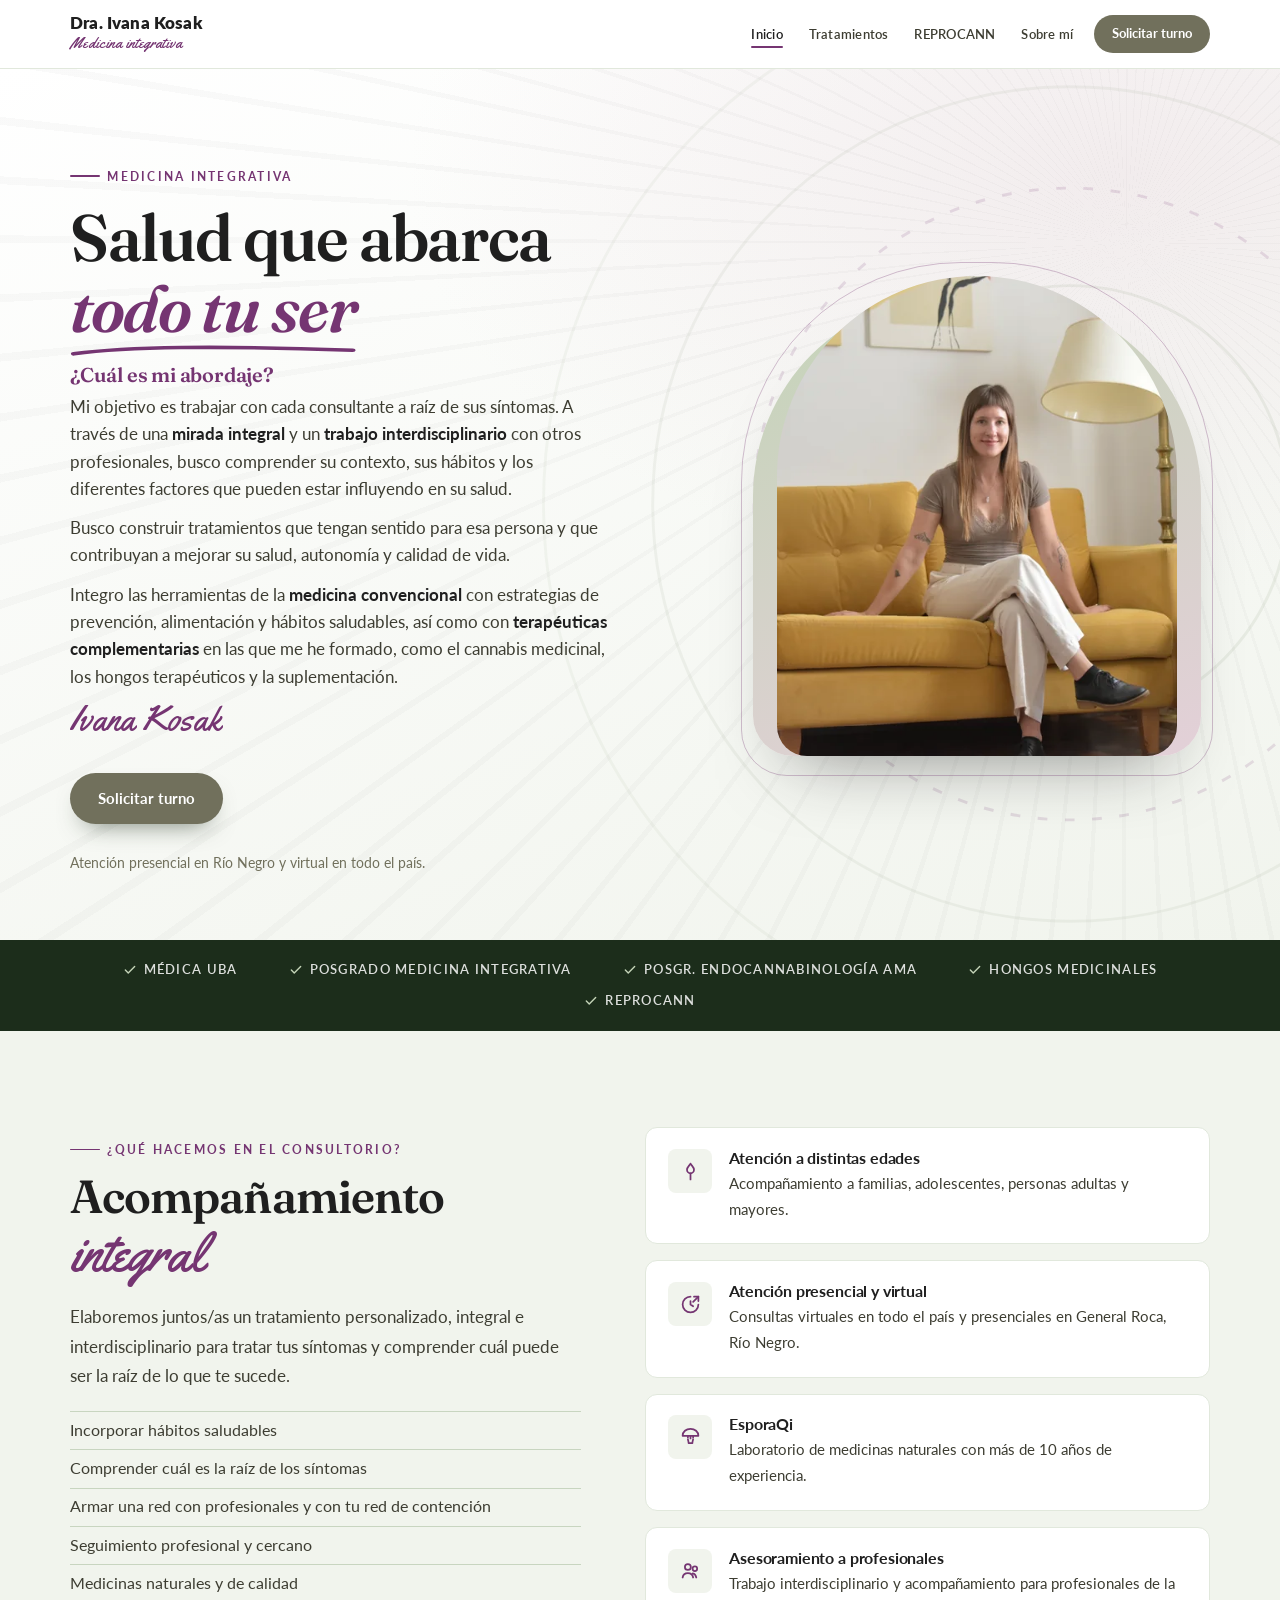
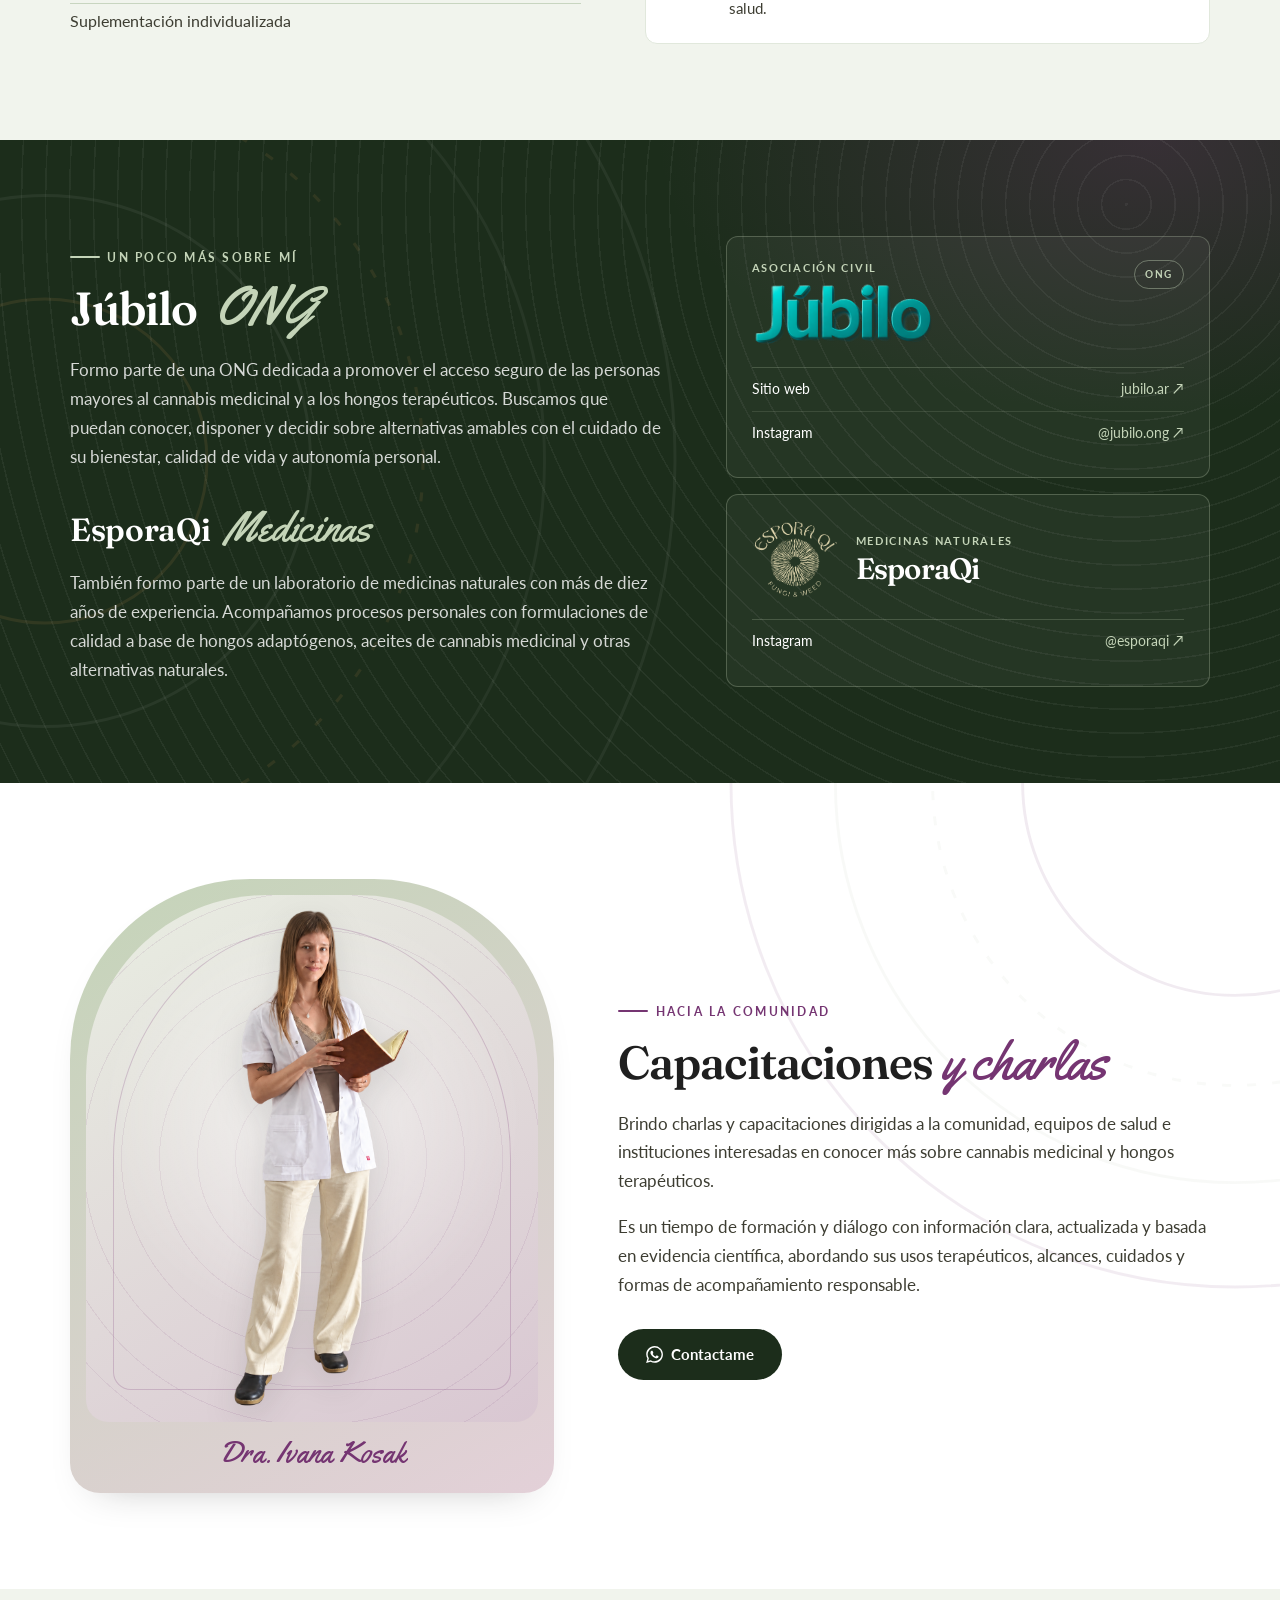
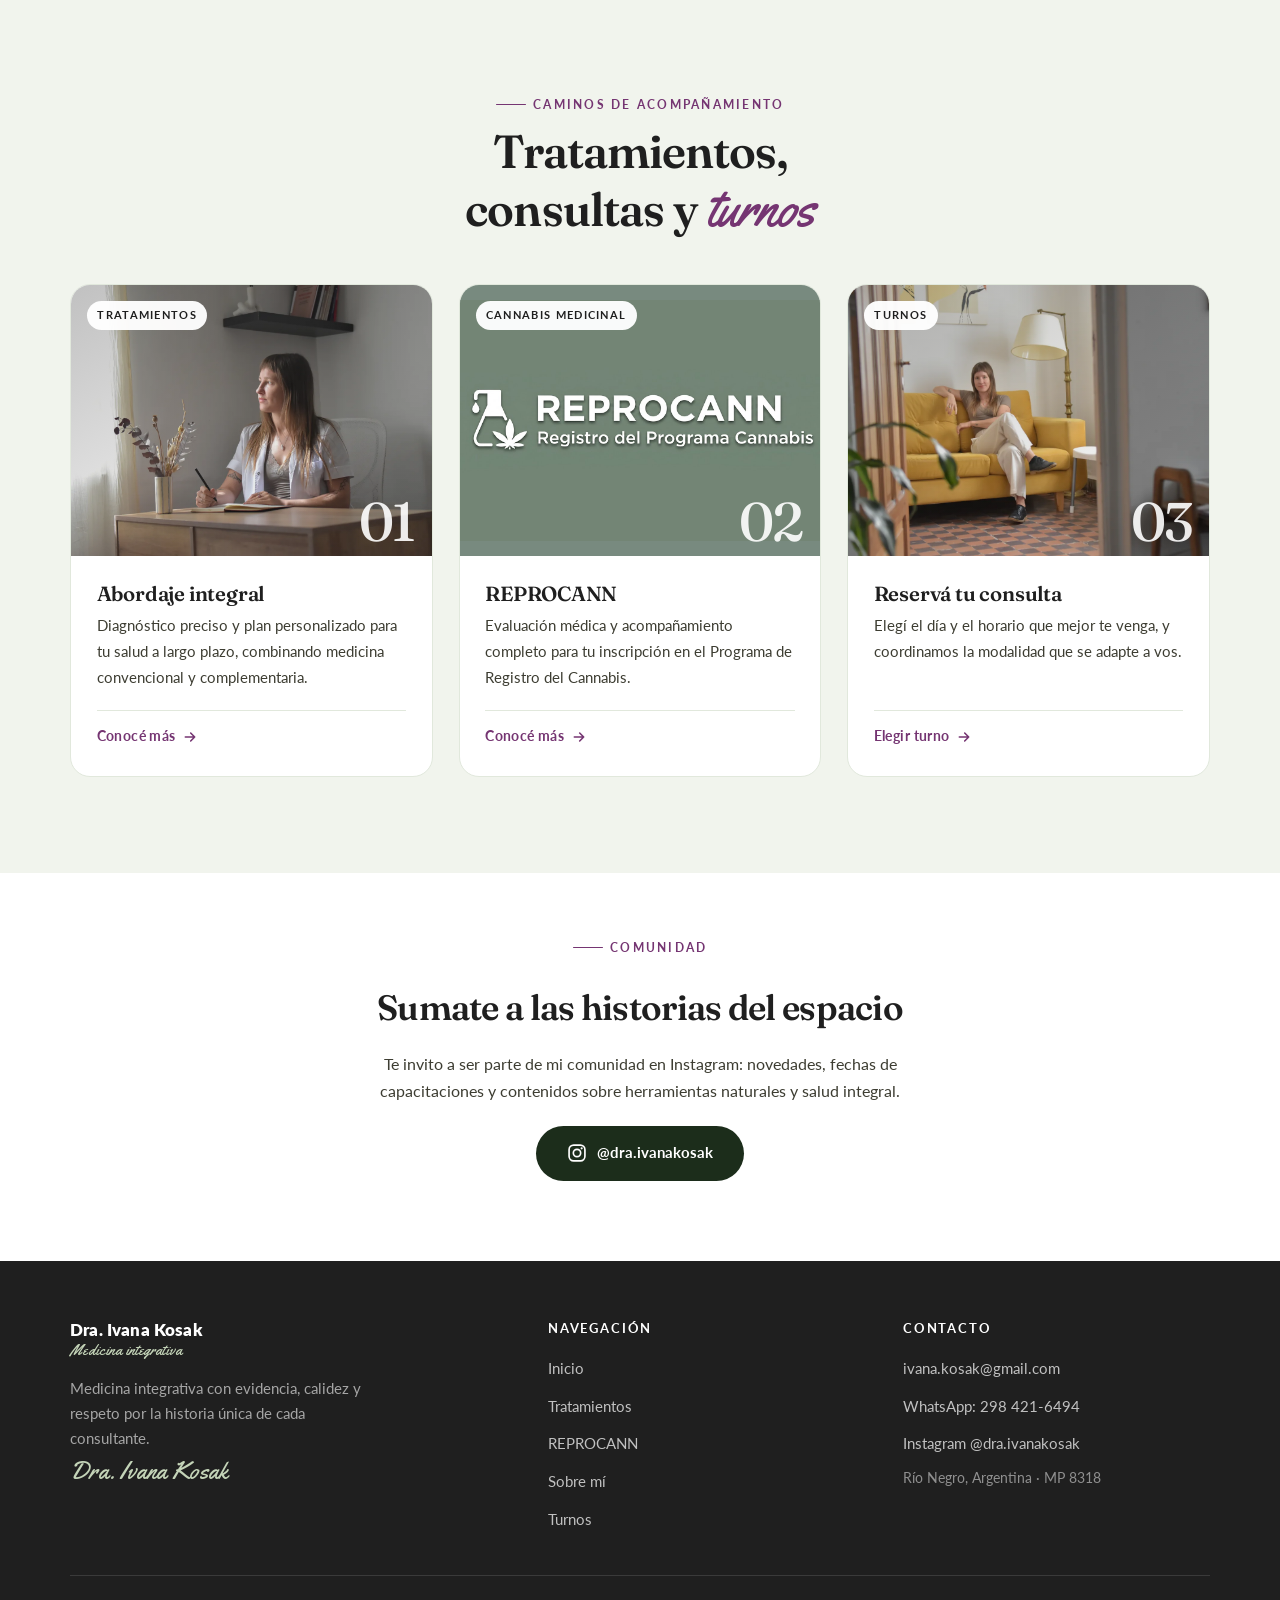
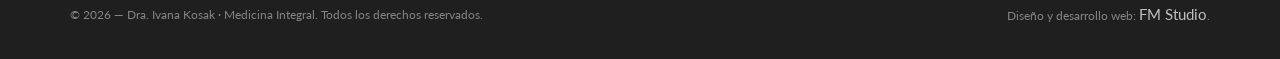
<file: index.html>
<!DOCTYPE html>
<html lang="es-AR">
<head>
  <meta charset="UTF-8">
  <meta name="viewport" content="width=device-width, initial-scale=1.0">
  <title>Dra. Ivana Kosak | Medicina integrativa en General Roca</title>
  <meta name="description" content="Atención médica integrativa presencial en General Roca, Río Negro, y virtual en Argentina. Conocé el abordaje de la Dra. Ivana Kosak y solicitá un turno.">
  <link rel="canonical" href="https://ivanakosak.com/">
  <meta property="og:type" content="website">
  <meta property="og:locale" content="es_AR">
  <meta property="og:site_name" content="Dra. Ivana Kosak">
  <meta property="og:title" content="Dra. Ivana Kosak | Medicina integrativa en General Roca">
  <meta property="og:description" content="Atención médica integrativa presencial en General Roca, Río Negro, y virtual en Argentina. Conocé el abordaje de la Dra. Ivana Kosak y solicitá un turno.">
  <meta property="og:url" content="https://ivanakosak.com/">
  <meta property="og:image" content="https://ivanakosak.com/assets/img/ivana-consultorio.webp">
  <meta property="og:image:width" content="1440">
  <meta property="og:image:height" content="960">
  <meta property="og:image:alt" content="Dra. Ivana Kosak en su consultorio">
  <meta name="twitter:card" content="summary_large_image">
  <script type="application/ld+json">{"@context":"https://schema.org","@graph":[{"@type":"WebSite","@id":"https://ivanakosak.com/#website","url":"https://ivanakosak.com/","name":"Dra. Ivana Kosak","inLanguage":"es-AR"},{"@type":"Person","@id":"https://ivanakosak.com/#ivana-kosak","name":"Ivana Kosak","honorificPrefix":"Dra.","jobTitle":"Médica","url":"https://ivanakosak.com/sobre-mi/","image":"https://ivanakosak.com/assets/img/ivana-principal.webp","sameAs":["https://www.instagram.com/dra.ivanakosak/"]}]}</script>
  <link rel="icon" type="image/svg+xml" href="/assets/img/favicon.svg">
  <link rel="preconnect" href="https://fonts.googleapis.com">
  <link rel="preconnect" href="https://fonts.gstatic.com" crossorigin>
  <link href="https://fonts.googleapis.com/css2?family=Fraunces:ital,opsz,wght@0,9..144,400;0,9..144,500;0,9..144,600;0,9..144,700;1,9..144,400;1,9..144,500&family=Lato:ital,wght@0,400;0,700;1,400&family=Yellowtail&display=swap" rel="stylesheet">
  <link rel="stylesheet" href="/assets/css/styles.css">
  <script>if (location.pathname === "/index.html") history.replaceState(null, "", "/" + location.search + location.hash);</script>
</head>
<body>
<a class="skip-link" href="#contenido">Saltar al contenido</a>

<header class="header">
  <div class="wrap header__inner">
    <a class="logo" href="/" aria-label="Dra. Ivana Kosak — inicio">
      <span class="logo__nombre">Dra. Ivana Kosak</span>
      <span class="logo__tag">Medicina integrativa</span>
    </a>
    <nav class="nav" aria-label="Navegación principal">
      <ul class="nav__lista">
        <li><a class="nav__link nav__link--activo" href="/" aria-current="page">Inicio</a></li>
        <li><a class="nav__link" href="/tratamientos/">Tratamientos</a></li>
        <li><a class="nav__link" href="/reprocann/">REPROCANN</a></li>
        <li><a class="nav__link" href="/sobre-mi/">Sobre mí</a></li>
      </ul>
      <a class="nav__cta" href="/turnos/">Solicitar turno</a>
    </nav>
    <button class="hamburger" aria-label="Abrir menú" aria-expanded="false" aria-controls="nav">
      <span></span><span></span><span></span>
    </button>
  </div>
</header>

<main id="contenido">

  <!-- HERO -->
  <section class="hero">
    <svg class="hero__anillos" viewBox="0 0 600 600" fill="none" aria-hidden="true">
      <circle cx="280" cy="300" r="270" stroke="#9aa88c" stroke-opacity="0.13" stroke-width="1.5"/>
      <circle cx="280" cy="300" r="214" stroke="#9aa88c" stroke-opacity="0.17" stroke-width="1.5"/>
      <circle cx="280" cy="300" r="162" stroke="var(--berenjena)" stroke-opacity="0.2" stroke-width="1.5" stroke-dasharray="5 9" />
      <circle cx="280" cy="300" r="112" stroke="#9aa88c" stroke-opacity="0.22" stroke-width="1.5"/>
      <circle cx="280" cy="300" r="66" stroke="var(--berenjena)" stroke-opacity="0.25" stroke-width="1.5"/>
    </svg>
    <div class="wrap hero__inner">
      <div class="hero__texto">
        <span class="etiqueta">Medicina integrativa</span>
        <h1 class="hero__saludo">Salud que abarca<br>
          <span class="acento">todo tu ser
            <svg viewBox="0 0 300 24" preserveAspectRatio="none" aria-hidden="true">
              <path d="M4 18 C 60 6, 150 4, 296 12" stroke="var(--berenjena)" stroke-width="6" stroke-linecap="round" fill="none"/>
            </svg>
          </span>
        </h1>
        <h2 class="hero__pregunta">¿Cuál es mi abordaje?</h2>
        <div class="hero__sub">
          <p>Mi objetivo es trabajar con cada consultante a raíz de sus síntomas. A través de una <strong>mirada integral</strong> y un <strong>trabajo interdisciplinario</strong> con otros profesionales, busco comprender su contexto, sus hábitos y los diferentes factores que pueden estar influyendo en su salud.</p>
          <p>Busco construir tratamientos que tengan sentido para esa persona y que contribuyan a mejorar su salud, autonomía y calidad de vida.</p>
          <p>Integro las herramientas de la <strong>medicina convencional</strong> con estrategias de prevención, alimentación y hábitos saludables, así como con <strong>terapéuticas complementarias</strong> en las que me he formado, como el cannabis medicinal, los hongos terapéuticos y la suplementación.</p>
        </div>
        <p class="hero__resumen">Trabajo con cada consultante desde una mirada integral e interdisciplinaria. Combino medicina convencional, hábitos saludables y terapéuticas complementarias para construir un tratamiento acorde a su historia y necesidades.</p>
        <details class="hero__detalle-movil">
          <summary>Leer más sobre mi abordaje</summary>
          <div class="hero__detalle-contenido">
            <p>Mi objetivo es trabajar con cada consultante a raíz de sus síntomas. A través de una <strong>mirada integral</strong> y un <strong>trabajo interdisciplinario</strong> con otros profesionales, busco comprender su contexto, sus hábitos y los diferentes factores que pueden estar influyendo en su salud.</p>
            <p>Busco construir tratamientos que tengan sentido para esa persona y que contribuyan a mejorar su salud, autonomía y calidad de vida.</p>
            <p>Integro las herramientas de la <strong>medicina convencional</strong> con estrategias de prevención, alimentación y hábitos saludables, así como con <strong>terapéuticas complementarias</strong> en las que me he formado, como el cannabis medicinal, los hongos terapéuticos y la suplementación.</p>
          </div>
        </details>
        <figure class="firma hero__firma">Ivana Kosak</figure>
        <div class="hero__acciones">
          <a class="btn btn--primario" href="/turnos/">Solicitar turno</a>
        </div>
        <p class="hero__mini">Atención presencial en Río Negro y virtual en todo el país.</p>
      </div>
      <div class="hero__figura">
        <img class="hero__retrato" src="/assets/img/ivana-principal.webp" srcset="/assets/img/ivana-principal-480.webp 480w, /assets/img/ivana-principal.webp 1200w" sizes="(max-width: 600px) 124px, (max-width: 900px) 260px, 400px" alt="Ivana Kosak sentada en el consultorio" width="1200" height="1440" fetchpriority="high">
      </div>
    </div>
  </section>

  <!-- FRANJA -->
  <div class="franja">
    <div class="wrap franja__inner">
      <span class="franja__item"><svg viewBox="0 0 24 24" fill="none" stroke="currentColor" stroke-width="2.4" stroke-linecap="round" stroke-linejoin="round"><path d="M20 6 9 17l-5-5"/></svg>Médica UBA</span>
      <span class="franja__item"><svg viewBox="0 0 24 24" fill="none" stroke="currentColor" stroke-width="2.4" stroke-linecap="round" stroke-linejoin="round"><path d="M20 6 9 17l-5-5"/></svg>Posgrado Medicina Integrativa</span>
      <span class="franja__item"><svg viewBox="0 0 24 24" fill="none" stroke="currentColor" stroke-width="2.4" stroke-linecap="round" stroke-linejoin="round"><path d="M20 6 9 17l-5-5"/></svg>Posgr. Endocannabinología AMA</span>
      <span class="franja__item"><svg viewBox="0 0 24 24" fill="none" stroke="currentColor" stroke-width="2.4" stroke-linecap="round" stroke-linejoin="round"><path d="M20 6 9 17l-5-5"/></svg>Hongos medicinales</span>
      <span class="franja__item"><svg viewBox="0 0 24 24" fill="none" stroke="currentColor" stroke-width="2.4" stroke-linecap="round" stroke-linejoin="round"><path d="M20 6 9 17l-5-5"/></svg>REPROCANN</span>
    </div>
  </div>

  <!-- MEDICINA INTEGRAL -->
  <section class="seccion seccion--crema2" id="medicina">
    <div class="wrap integral__grid">
      <div class="integral__col">
        <span class="etiqueta">¿Qué hacemos en el consultorio?</span>
        <h2 class="titulo-seccion">Acompañamiento <span class="firma">integral</span></h2>
        <p class="integral__intro">Elaboremos juntos/as un tratamiento personalizado, integral e interdisciplinario para tratar tus síntomas y comprender cuál puede ser la raíz de lo que te sucede.</p>
        <ul class="integral__pasos">
          <li>Incorporar hábitos saludables</li>
          <li>Comprender cuál es la raíz de los síntomas</li>
          <li>Armar una red con profesionales y con tu red de contención</li>
          <li>Seguimiento profesional y cercano</li>
          <li>Medicinas naturales y de calidad</li>
          <li>Suplementación individualizada</li>
        </ul>
      </div>
      <div class="integral__col">
        <div class="cards-puntos">
          <article class="punto reveal">
            <div class="punto__icono"><svg viewBox="0 0 24 24" fill="none" stroke="currentColor" stroke-width="2" stroke-linecap="round" stroke-linejoin="round"><path d="M12 3c1.5 2.5 4 4 4 7a4 4 0 0 1-8 0c0-3 2.5-4.5 4-7Z"/><path d="M12 14v7"/></svg></div>
            <div><h3>Atención a distintas edades</h3><p>Acompañamiento a familias, adolescentes, personas adultas y mayores.</p></div>
          </article>
          <article class="punto reveal">
            <div class="punto__icono"><svg viewBox="0 0 24 24" fill="none" stroke="currentColor" stroke-width="2" stroke-linecap="round" stroke-linejoin="round"><path d="M21 12a9 9 0 1 1-9-9"/><path d="M12 8v4l3 2"/><path d="M16 3h5v5"/><path d="M21 3l-6 6"/></svg></div>
            <div><h3>Atención presencial y virtual</h3><p>Consultas virtuales en todo el país y presenciales en General Roca, Río Negro.</p></div>
          </article>
          <article class="punto reveal">
            <div class="punto__icono"><svg viewBox="0 0 24 24" fill="none" stroke="currentColor" stroke-width="2" stroke-linecap="round" stroke-linejoin="round"><path d="M12 2c-5 0-9 3.4-9 8h18c0-4.6-4-8-9-8Z"/><path d="M9 10v2M12 10v3M15 10v2"/><path d="M9 14c.4 1.4.8 3 .8 4.4h4.4c0-1.4.4-3 .8-4.4"/></svg></div>
            <div><h3>EsporaQi</h3><p>Laboratorio de medicinas naturales con más de 10 años de experiencia.</p></div>
          </article>
          <article class="punto reveal">
            <div class="punto__icono"><svg viewBox="0 0 24 24" fill="none" stroke="currentColor" stroke-width="2" stroke-linecap="round" stroke-linejoin="round"><circle cx="9" cy="8" r="3.4"/><circle cx="17" cy="10" r="2.6"/><path d="M3 20c.5-3 2.5-5 6-5s5.5 2 6 5"/><path d="M14.6 15.4c1.8.4 3.4 1.8 4 4.6"/></svg></div>
            <div><h3>Asesoramiento a profesionales</h3><p>Trabajo interdisciplinario y acompañamiento para profesionales de la salud.</p></div>
          </article>
        </div>
      </div>
    </div>
  </section>

  <!-- HONGOS MEDICINALES -->
  <section class="hongos" id="hongos">
    <svg class="hongos__anillos" viewBox="0 0 600 600" fill="none" aria-hidden="true">
      <circle cx="300" cy="300" r="280" stroke="#fff" stroke-opacity="0.16" stroke-width="1.3"/>
      <circle cx="300" cy="300" r="222" stroke="#fff" stroke-opacity="0.14" stroke-width="1.3"/>
      <circle cx="300" cy="300" r="168" stroke="#e8a45c" stroke-opacity="0.28" stroke-width="1.4" stroke-dasharray="4 10"/>
      <circle cx="300" cy="300" r="118" stroke="#fff" stroke-opacity="0.17" stroke-width="1.3"/>
      <circle cx="300" cy="300" r="72" stroke="#e8a45c" stroke-opacity="0.3" stroke-width="1.3"/>
    </svg>
    <div class="wrap hongos__inner">
      <div class="hongos__texto">
        <span class="etiqueta" style="color:var(--verde-salvia-claro)">Un poco más sobre mí</span>
        <h2 class="titulo-seccion">Júbilo <span class="firma" style="color:var(--verde-salvia-claro)">ONG</span></h2>
        <p>Formo parte de una ONG dedicada a promover el acceso seguro de las personas mayores al cannabis medicinal y a los hongos terapéuticos. Buscamos que puedan conocer, disponer y decidir sobre alternativas amables con el cuidado de su bienestar, calidad de vida y autonomía personal.</p>
        <h3 class="hongos__subtitulo">EsporaQi <span class="firma" style="color:var(--verde-salvia-claro)">Medicinas</span></h3>
        <p>También formo parte de un laboratorio de medicinas naturales con más de diez años de experiencia. Acompañamos procesos personales con formulaciones de calidad a base de hongos adaptógenos, aceites de cannabis medicinal y otras alternativas naturales.</p>
      </div>
      <div class="hongos__tarjetas">
        <div class="marca-card">
          <div class="marca-card__header">
            <div>
              <span class="marca-card__kicker">Asociación civil</span>
              <h3 class="marca-card__nombre marca-card__nombre--jubilo"><img src="/assets/img/jubilo-logo-transparente.png" alt="Júbilo" width="836" height="307" loading="lazy"></h3>
            </div>
            <span class="marca-card__distintivo">ONG</span>
          </div>
          <div class="marca-card__links">
            <a class="marca-card__link" href="https://jubilo.ar/" target="_blank" rel="noopener noreferrer" aria-label="Visitar el sitio web de Júbilo">
              <span>Sitio web</span><span>jubilo.ar <span aria-hidden="true">↗</span></span>
            </a>
            <a class="marca-card__link" href="https://www.instagram.com/jubilo.ong/" target="_blank" rel="noopener noreferrer" aria-label="Visitar el Instagram de Júbilo">
              <span>Instagram</span><span>@jubilo.ong <span aria-hidden="true">↗</span></span>
            </a>
          </div>
        </div>
        <div class="marca-card">
          <div class="marca-card__header marca-card__header--esporaqi">
            <img class="marca-card__logo" src="/assets/img/esporaqi-logo.png" alt="" aria-hidden="true" width="233" height="216" loading="lazy">
            <div>
              <span class="marca-card__kicker">Medicinas naturales</span>
              <h3 class="marca-card__nombre">EsporaQi</h3>
            </div>
          </div>
          <div class="marca-card__links">
            <a class="marca-card__link" href="https://www.instagram.com/esporaqi/" target="_blank" rel="noopener noreferrer" aria-label="Visitar el Instagram de EsporaQi">
              <span>Instagram</span><span>@esporaqi <span aria-hidden="true">↗</span></span>
            </a>
          </div>
        </div>
      </div>
    </div>
  </section>

  <!-- HACIA LA COMUNIDAD -->
  <section class="seccion quien" id="capacitaciones">
    <svg class="quien__anillos" viewBox="0 0 600 600" fill="none" aria-hidden="true">
      <circle cx="300" cy="300" r="280" stroke="var(--berenjena)" stroke-opacity=".18" stroke-width="1.6"/>
      <circle cx="300" cy="300" r="222" stroke="#9aa88c" stroke-opacity=".14" stroke-width="1.6"/>
      <circle cx="300" cy="300" r="168" stroke="#9aa88c" stroke-opacity=".13" stroke-width="1.6" stroke-dasharray="5 9"/>
      <circle cx="300" cy="300" r="118" stroke="var(--berenjena)" stroke-opacity=".2" stroke-width="1.6"/>
    </svg>
    <div class="wrap quien__grid">
      <div class="quien__blob quien__blob--recorte">
        <div class="quien__marco">
          <img class="quien__retrato quien__retrato--recorte" src="/assets/img/ivana-capacitaciones-recorte.png" alt="Ivana Kosak sosteniendo un libro" width="1024" height="1536" loading="lazy">
        </div>
        <figure class="firma quien__firma">Dra. Ivana Kosak</figure>
      </div>
      <div class="quien__texto">
        <span class="etiqueta">Hacia la comunidad</span>
        <h2 class="titulo-seccion">Capacitaciones <span class="firma">y charlas</span></h2>
        <p>Brindo charlas y capacitaciones dirigidas a la comunidad, equipos de salud e instituciones interesadas en conocer más sobre cannabis medicinal y hongos terapéuticos.</p>
        <p>Es un tiempo de formación y diálogo con información clara, actualizada y basada en evidencia científica, abordando sus usos terapéuticos, alcances, cuidados y formas de acompañamiento responsable.</p>
        <div class="quien__acciones">
          <a class="btn btn--whatsapp" href="https://wa.me/2984216494" target="_blank" rel="noopener noreferrer" aria-label="Contactame por WhatsApp">
            <svg viewBox="0 0 24 24" fill="currentColor" aria-hidden="true"><path d="M20.5 3.5A11.8 11.8 0 0 0 12.1 0C5.6 0 .3 5.3.3 11.8c0 2.1.6 4.2 1.7 6L.2 24l6.4-1.7a11.8 11.8 0 0 0 5.5 1.4h.1c6.5 0 11.8-5.3 11.8-11.8 0-3.2-1.2-6.2-3.5-8.4Zm-8.4 18.2h-.1c-1.7 0-3.4-.5-4.8-1.3l-.3-.2-3.8 1 1-3.7-.2-.4a9.8 9.8 0 1 1 8.2 4.6Zm5.4-7.3c-.3-.2-1.8-.9-2.1-1-.3-.1-.5-.2-.7.2-.2.3-.8 1-.9 1.2-.2.2-.3.2-.6.1-1.6-.8-2.6-1.5-3.7-3.4-.3-.5.3-.5.8-1.7.1-.2 0-.4 0-.5l-.9-2.1c-.2-.6-.5-.5-.7-.5h-.6c-.2 0-.5.1-.8.4-.3.3-1 1-1 2.4s1 2.8 1.1 3c.1.2 2 3.1 4.8 4.3 1.8.8 2.5.9 3.4.7.5-.1 1.8-.7 2-1.4.3-.7.3-1.3.2-1.5Z"/></svg>
            Contactame
          </a>
        </div>
      </div>
    </div>
  </section>

  <!-- TARJETAS -->
  <section class="seccion seccion--crema2">
    <div class="wrap">
      <div class="cabecera-seccion cabecera-seccion--centrada">
        <span class="etiqueta">Caminos de acompañamiento</span>
        <h2 class="titulo-seccion">Tratamientos, consultas y <span class="firma">turnos</span></h2>
      </div>
      <div class="tarjetas">
        <a class="tarjeta reveal" href="/tratamientos/">
          <div class="tarjeta__media">
            <img loading="lazy" src="/assets/img/ivana-consultorio.webp" alt="Ivana Kosak trabajando en su consultorio" width="1440" height="960">
            <span class="tarjeta__tinte"></span>
            <span class="tarjeta__categoria">Tratamientos</span>
            <span class="tarjeta__num">01</span>
          </div>
          <div class="tarjeta__cuerpo">
            <h3>Abordaje integral</h3>
            <p>Diagnóstico preciso y plan personalizado para tu salud a largo plazo, combinando medicina convencional y complementaria.</p>
            <span class="tarjeta__mas">Conocé más <svg viewBox="0 0 24 24" fill="none" stroke="currentColor" stroke-width="2.4" stroke-linecap="round" stroke-linejoin="round"><path d="M5 12h14M13 6l6 6-6 6"/></svg></span>
          </div>
        </a>
        <a class="tarjeta reveal" href="/reprocann/">
          <div class="tarjeta__media tarjeta__media--reprocann">
            <img loading="lazy" src="/assets/img/card-reprocann.jpg" alt="Logo oficial del programa REPROCANN de registro de cannabis medicinal">
            <span class="tarjeta__tinte"></span>
            <span class="tarjeta__categoria">Cannabis medicinal</span>
            <span class="tarjeta__num">02</span>
          </div>
          <div class="tarjeta__cuerpo">
            <h3>REPROCANN</h3>
            <p>Evaluación médica y acompañamiento completo para tu inscripción en el Programa de Registro del Cannabis.</p>
            <span class="tarjeta__mas">Conocé más <svg viewBox="0 0 24 24" fill="none" stroke="currentColor" stroke-width="2.4" stroke-linecap="round" stroke-linejoin="round"><path d="M5 12h14M13 6l6 6-6 6"/></svg></span>
          </div>
        </a>
        <a class="tarjeta reveal" href="/turnos/">
          <div class="tarjeta__media">
            <img loading="lazy" src="/assets/img/ivana-espacio.webp" alt="Espacio de atención de Ivana Kosak" width="1200" height="800">
            <span class="tarjeta__tinte"></span>
            <span class="tarjeta__categoria">Turnos</span>
            <span class="tarjeta__num">03</span>
          </div>
          <div class="tarjeta__cuerpo">
            <h3>Reservá tu consulta</h3>
            <p>Elegí el día y el horario que mejor te venga, y coordinamos la modalidad que se adapte a vos.</p>
            <span class="tarjeta__mas">Elegir turno <svg viewBox="0 0 24 24" fill="none" stroke="currentColor" stroke-width="2.4" stroke-linecap="round" stroke-linejoin="round"><path d="M5 12h14M13 6l6 6-6 6"/></svg></span>
          </div>
        </a>
      </div>
    </div>
  </section>

  <!-- IG -->
  <section class="ig">
    <div class="wrap ig__inner">
      <span class="etiqueta" style="justify-content:center">Comunidad</span>
      <h2 class="titulo-seccion" style="font-size:clamp(1.6rem,3.4vw,2.2rem)">Sumate a las historias del espacio</h2>
      <p>Te invito a ser parte de mi comunidad en Instagram: novedades, fechas de capacitaciones y contenidos sobre herramientas naturales y salud integral.</p>
      <a class="foto-ig" href="https://www.instagram.com/dra.ivanakosak/?hl=es-la" target="_blank" rel="noopener">
        <svg viewBox="0 0 24 24" fill="none" stroke="currentColor" stroke-width="2" stroke-linecap="round" stroke-linejoin="round"><rect x="2.5" y="2.5" width="19" height="19" rx="5.5"/><circle cx="12" cy="12" r="4.4"/><circle cx="17.6" cy="6.4" r="1.3" fill="currentColor" stroke="none"/></svg>
        @dra.ivanakosak
      </a>
    </div>
  </section>

</main>

<footer class="footer">
  <div class="wrap footer__grid">
    <div class="footer__marca">
      <a class="logo" href="/">
        <span class="logo__nombre">Dra. Ivana Kosak</span>
        <span class="logo__tag">Medicina integrativa</span>
      </a>
      <p>Medicina integrativa con evidencia, calidez y respeto por la historia única de cada consultante.</p>
      <figure class="firma-footer">Dra. Ivana Kosak</figure>
    </div>
    <nav aria-label="Secciones del sitio">
      <h4>Navegación</h4>
      <ul>
        <li><a href="/">Inicio</a></li>
        <li><a href="/tratamientos/">Tratamientos</a></li>
        <li><a href="/reprocann/">REPROCANN</a></li>
        <li><a href="/sobre-mi/">Sobre mí</a></li>
        <li><a href="/turnos/">Turnos</a></li>
      </ul>
    </nav>
    <div>
      <h4>Contacto</h4>
      <ul>
        <li><a href="mailto:ivana.kosak@gmail.com?subject=Consulta%20desde%20la%20web">ivana.kosak@gmail.com</a></li>
        <li><a href="https://wa.me/2984216494" target="_blank" rel="noopener">WhatsApp: 298 421-6494</a></li>
        <li><a href="https://www.instagram.com/dra.ivanakosak/?hl=es-la" target="_blank" rel="noopener">Instagram @dra.ivanakosak</a></li>
        <li class="footer__razon">Río Negro, Argentina · MP 8318</li>
      </ul>
    </div>
  </div>
  <div class="wrap footer__base">
    <span>© 2026 — Dra. Ivana Kosak · Medicina Integral. Todos los derechos reservados.</span>
    <span>Diseño y desarrollo web: <a href="https://fmstudio.net" target="_blank" rel="noopener noreferrer">FM Studio</a>.</span>
  </div>
</footer>

<script src="/assets/js/main.js"></script>
</body>
</html>
</file>
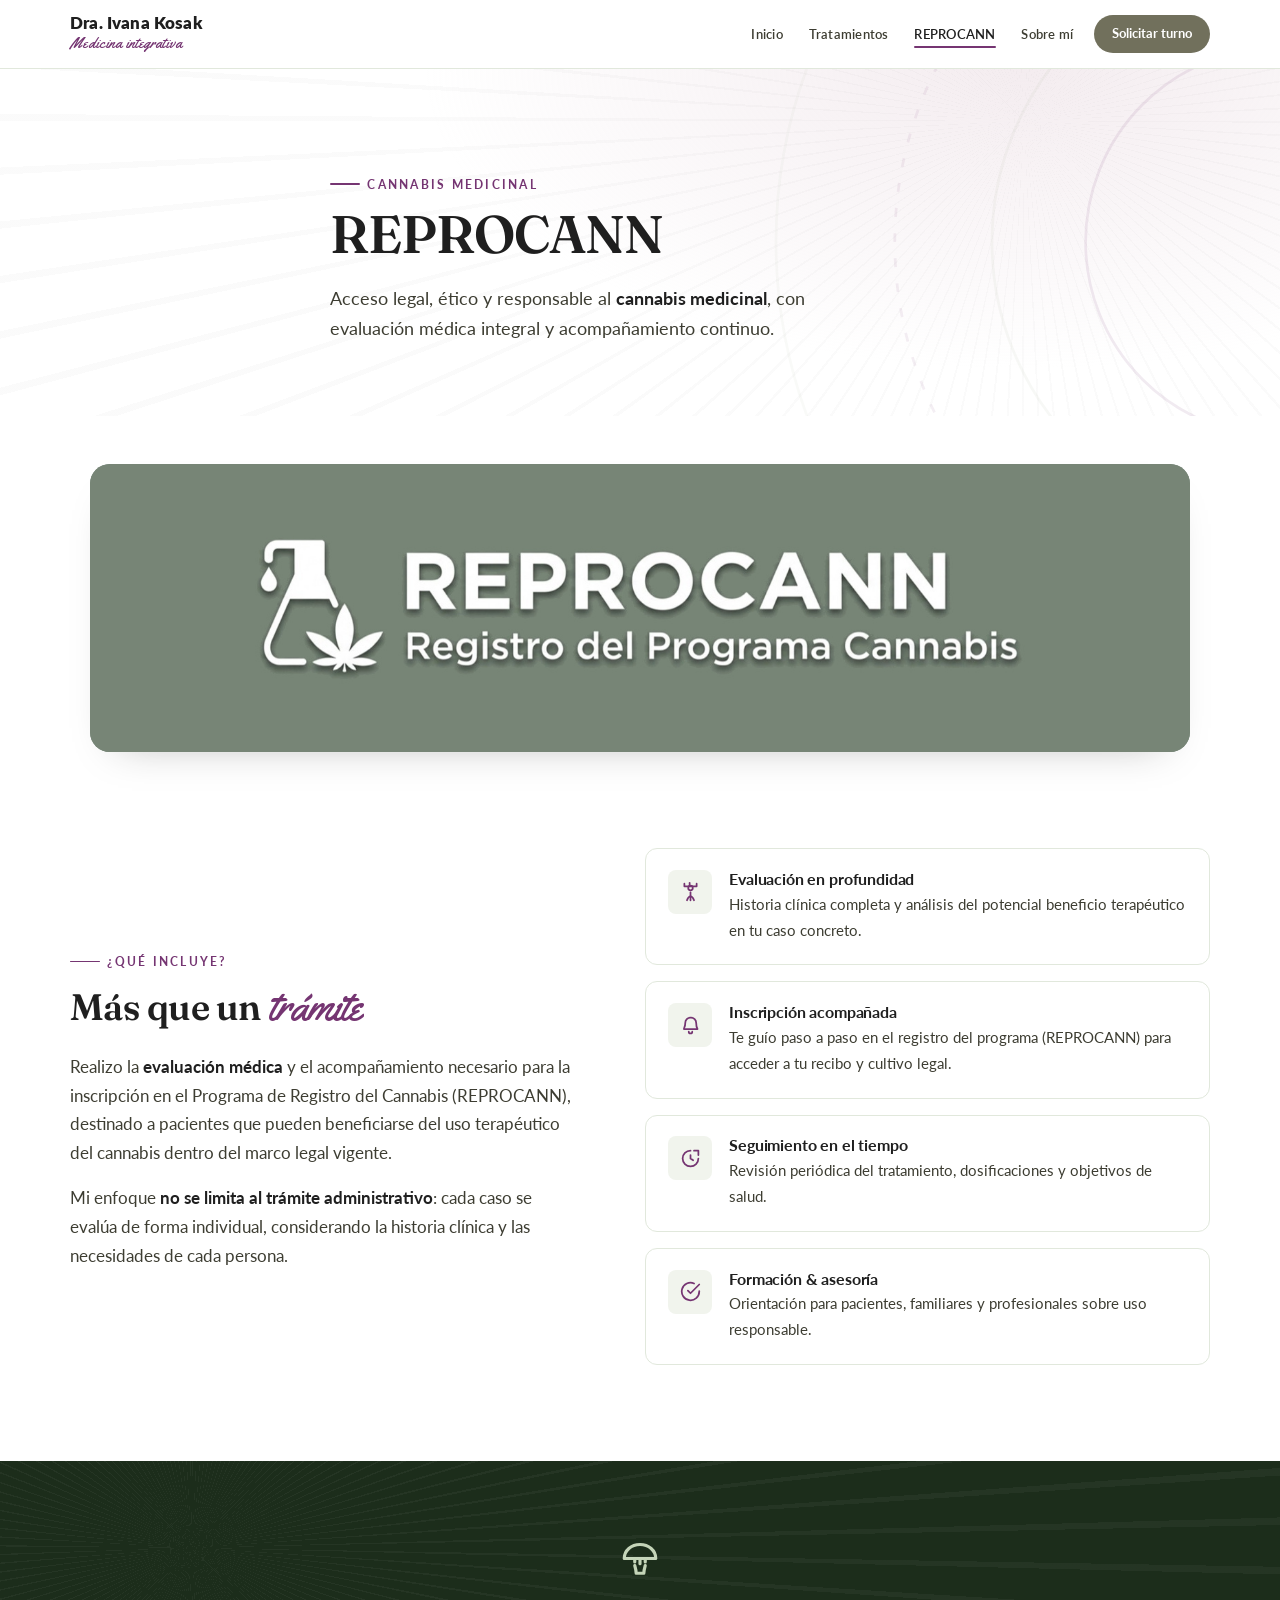
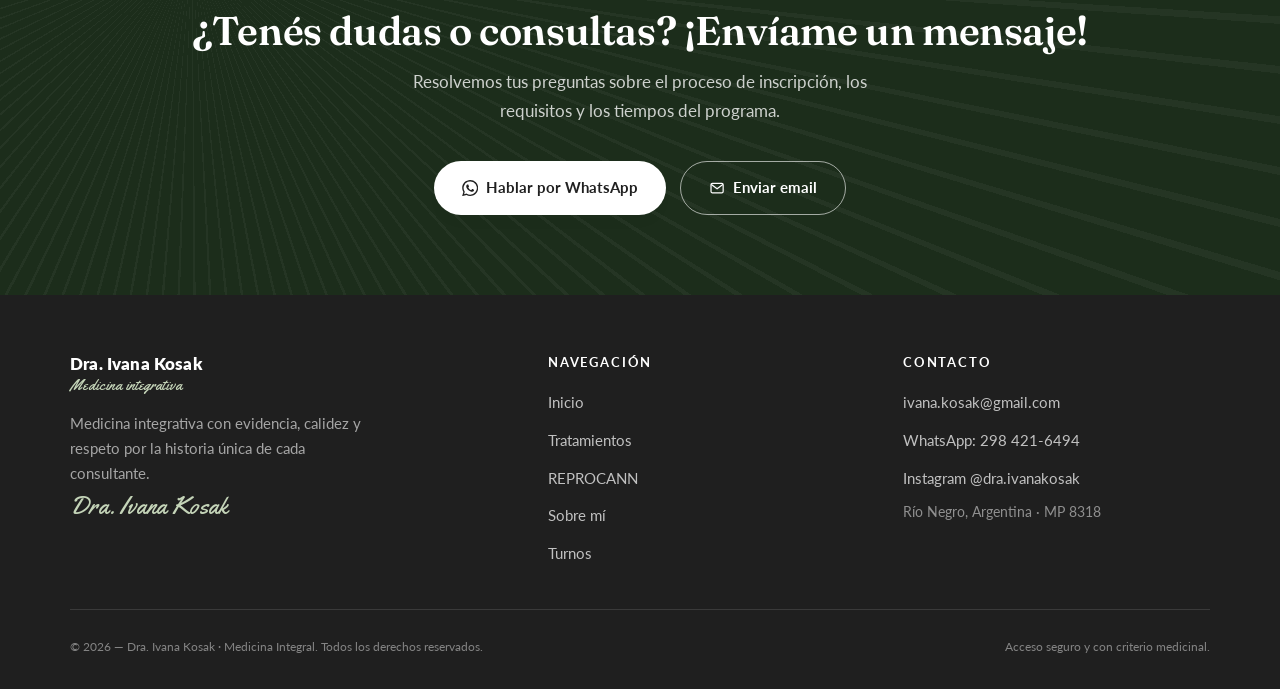
<file: reprocann/index.html>
<!DOCTYPE html>
<html lang="es-AR">
<head>
  <meta charset="UTF-8">
  <meta name="viewport" content="width=device-width, initial-scale=1.0">
  <title>REPROCANN y cannabis medicinal | Dra. Ivana Kosak</title>
  <meta name="description" content="Información sobre la evaluación médica y el acompañamiento para REPROCANN con la Dra. Ivana Kosak. Consultas presenciales en General Roca y virtuales.">
  <link rel="canonical" href="https://ivanakosak.com/reprocann/">
  <meta property="og:type" content="website">
  <meta property="og:locale" content="es_AR">
  <meta property="og:site_name" content="Dra. Ivana Kosak">
  <meta property="og:title" content="REPROCANN y cannabis medicinal | Dra. Ivana Kosak">
  <meta property="og:description" content="Información sobre la evaluación médica y el acompañamiento para REPROCANN con la Dra. Ivana Kosak. Consultas presenciales en General Roca y virtuales.">
  <meta property="og:url" content="https://ivanakosak.com/reprocann/">
  <meta property="og:image" content="https://ivanakosak.com/assets/img/ivana-consultorio.webp">
  <meta property="og:image:width" content="1440">
  <meta property="og:image:height" content="960">
  <meta property="og:image:alt" content="Dra. Ivana Kosak en su consultorio">
  <meta name="twitter:card" content="summary_large_image">
  <script type="application/ld+json">{"@context":"https://schema.org","@type":"BreadcrumbList","itemListElement":[{"@type":"ListItem","position":1,"name":"Inicio","item":"https://ivanakosak.com/"},{"@type":"ListItem","position":2,"name":"REPROCANN","item":"https://ivanakosak.com/reprocann/"}]}</script>
  <link rel="icon" type="image/svg+xml" href="/assets/img/favicon.svg">
  <link rel="preconnect" href="https://fonts.googleapis.com">
  <link rel="preconnect" href="https://fonts.gstatic.com" crossorigin>
  <link href="https://fonts.googleapis.com/css2?family=Fraunces:ital,opsz,wght@0,9..144,400;0,9..144,500;0,9..144,600;0,9..144,700;1,9..144,400;1,9..144,500&family=Lato:ital,wght@0,400;0,700;1,400&family=Yellowtail&display=swap" rel="stylesheet">
  <link rel="stylesheet" href="/assets/css/styles.css">
</head>
<body>
<a class="skip-link" href="#contenido">Saltar al contenido</a>
<header class="header">
  <div class="wrap header__inner">
    <a class="logo" href="/"><span class="logo__nombre">Dra. Ivana Kosak</span><span class="logo__tag">Medicina integrativa</span></a>
    <nav class="nav" aria-label="Navegación principal">
      <ul class="nav__lista">
        <li><a class="nav__link" href="/">Inicio</a></li>
        <li><a class="nav__link" href="/tratamientos/">Tratamientos</a></li>
        <li><a class="nav__link nav__link--activo" href="/reprocann/" aria-current="page">REPROCANN</a></li>
        <li><a class="nav__link" href="/sobre-mi/">Sobre mí</a></li>
      </ul>
      <a class="nav__cta" href="/turnos/">Solicitar turno</a>
    </nav>
    <button class="hamburger" aria-label="Abrir menú" aria-expanded="false"><span></span><span></span><span></span></button>
  </div>
</header>

<main id="contenido">
  <section class="hero-interno">
    <svg class="hero-interno__anillos" viewBox="0 0 600 600" fill="none" aria-hidden="true">
      <circle cx="300" cy="300" r="280" stroke="#9aa88c" stroke-opacity=".12" stroke-width="1.5"/>
      <circle cx="300" cy="300" r="214" stroke="var(--berenjena)" stroke-opacity=".16" stroke-width="1.5" stroke-dasharray="5 9"/>
      <circle cx="300" cy="300" r="160" stroke="#9aa88c" stroke-opacity=".16" stroke-width="1.5"/>
      <circle cx="300" cy="300" r="108" stroke="var(--berenjena)" stroke-opacity=".2" stroke-width="1.5"/>
    </svg>
    <div class="wrap hero-interno__inner">
      <span class="etiqueta">Cannabis medicinal</span>
      <h1>REPROCANN</h1>
      <p class="lead">Acceso legal, ético y responsable al <strong>cannabis medicinal</strong>, con evaluación médica integral y acompañamiento continuo.</p>
    </div>
  </section>

  <section class="wrap reprocann-banner-wrap" aria-label="Imagen oficial de REPROCANN">
    <img class="reprocann-banner" src="/assets/img/reprocann-banner-centrado.jpg" alt="REPROCANN — Registro del Programa Cannabis" width="1600" height="419">
  </section>

  <section class="seccion">
    <div class="wrap integral__grid">
      <div>
        <span class="etiqueta">¿Qué incluye?</span>
        <h2 class="titulo-seccion" style="font-size:clamp(1.6rem,3.6vw,2.3rem)">Más que un <span class="firma">trámite</span></h2>
        <p style="margin-top:1.4rem; color:var(--gris)">Realizo la <strong>evaluación médica</strong> y el acompañamiento necesario para la inscripción en el Programa de Registro del Cannabis (REPROCANN), destinado a pacientes que pueden beneficiarse del uso terapéutico del cannabis dentro del marco legal vigente.</p>
        <p style="margin-top:1rem; color:var(--gris)">Mi enfoque <strong>no se limita al trámite administrativo</strong>: cada caso se evalúa de forma individual, considerando la historia clínica y las necesidades de cada persona.</p>
      </div>
      <div class="cards-puntos">
        <article class="punto reveal">
          <div class="punto__icono"><svg viewBox="0 0 24 24" fill="none" stroke="currentColor" stroke-width="2" stroke-linecap="round" stroke-linejoin="round"><path d="M11 2v2M5 3v3h14V3"/><circle cx="12" cy="8" r="2.6"/><path d="M12 13v9"/><path d="M16 22c-1-3-2-4.5-4-4.5S9 19 8 22"/></svg></div>
          <div><h3>Evaluación en profundidad</h3><p>Historia clínica completa y análisis del potencial beneficio terapéutico en tu caso concreto.</p></div>
        </article>
        <article class="punto reveal">
          <div class="punto__icono"><svg viewBox="0 0 24 24" fill="none" stroke="currentColor" stroke-width="2" stroke-linecap="round" stroke-linejoin="round"><path d="M12 3a6 6 0 0 0-6 6c0 4.4-1.5 5.5-1.5 7H20s-1.5-2.6-1.5-7a6 6 0 0 0-6-6Z"/><path d="M10 19a2 2 0 0 0 4 0"/></svg></div>
          <div><h3>Inscripción acompañada</h3><p>Te guío paso a paso en el registro del programa (REPROCANN) para acceder a tu recibo y cultivo legal.</p></div>
        </article>
        <article class="punto reveal">
          <div class="punto__icono"><svg viewBox="0 0 24 24" fill="none" stroke="currentColor" stroke-width="2" stroke-linecap="round" stroke-linejoin="round"><path d="M21 12a9 9 0 1 1-9-9"/><path d="M12 8v4l3 2"/><path d="M16 3h5v5"/></svg></div>
          <div><h3>Seguimiento en el tiempo</h3><p>Revisión periódica del tratamiento, dosificaciones y objetivos de salud.</p></div>
        </article>
        <article class="punto reveal">
          <div class="punto__icono"><svg viewBox="0 0 24 24" fill="none" stroke="currentColor" stroke-width="2" stroke-linecap="round" stroke-linejoin="round"><path d="M22 11.5V12a10 10 0 1 1-5.93-9.14"/><path d="M22 4 12 14l-3-3"/></svg></div>
          <div><h3>Formación &amp; asesoría</h3><p>Orientación para pacientes, familiares y profesionales sobre uso responsable.</p></div>
        </article>
      </div>
    </div>
  </section>

  <section class="contacto-cta">
    <div class="wrap">
      <svg class="hongo-card__icono" viewBox="0 0 24 24" fill="none" stroke="currentColor" stroke-width="1.8" stroke-linecap="round" stroke-linejoin="round"><path d="M12 2c-5 0-9 3.4-9 8h18c0-4.6-4-8-9-8Z"/><path d="M9 10v2M12 10v3M15 10v2"/><path d="M9 14c.4 1.4.8 3 .8 4.4h4.4c0-1.4.4-3 .8-4.4"/></svg>
      <h2>¿Tenés dudas o consultas? ¡Envíame un mensaje!</h2>
      <p>Resolvemos tus preguntas sobre el proceso de inscripción, los requisitos y los tiempos del programa.</p>
      <div class="contacto-cta__accions">
        <a class="btn btn--claro btn--icon" href="https://wa.me/2984216494" target="_blank" rel="noopener" aria-label="Hablar por WhatsApp sobre REPROCANN">
          <svg viewBox="0 0 24 24" fill="currentColor" aria-hidden="true"><path d="M20.5 3.5A11.8 11.8 0 0 0 12.1 0C5.6 0 .3 5.3.3 11.8c0 2.1.6 4.2 1.7 6L.2 24l6.4-1.7a11.8 11.8 0 0 0 5.5 1.4h.1c6.5 0 11.8-5.3 11.8-11.8 0-3.2-1.2-6.2-3.5-8.4Zm-8.4 18.2h-.1c-1.7 0-3.4-.5-4.8-1.3l-.3-.2-3.8 1 1-3.7-.2-.4a9.8 9.8 0 1 1 8.2 4.6Zm5.4-7.3c-.3-.2-1.8-.9-2.1-1-.3-.1-.5-.2-.7.2-.2.3-.8 1-.9 1.2-.2.2-.3.2-.6.1-1.6-.8-2.6-1.5-3.7-3.4-.3-.5.3-.5.8-1.7.1-.2 0-.4 0-.5l-.9-2.1c-.2-.6-.5-.5-.7-.5h-.6c-.2 0-.5.1-.8.4-.3.3-1 1-1 2.4s1 2.8 1.1 3c.1.2 2 3.1 4.8 4.3 1.8.8 2.5.9 3.4.7.5-.1 1.8-.7 2-1.4.3-.7.3-1.3.2-1.5Z"/></svg>
          Hablar por WhatsApp
        </a>
        <a class="btn btn--contorno btn--icon" href="mailto:ivana.kosak@gmail.com?subject=Consulta%20REPROCANN%20desde%20la%20web" aria-label="Enviar email sobre REPROCANN">
          <svg viewBox="0 0 24 24" fill="none" stroke="currentColor" stroke-width="1.8" stroke-linecap="round" stroke-linejoin="round" aria-hidden="true"><rect x="3" y="5" width="18" height="14" rx="2"/><path d="m4 7 8 6 8-6"/></svg>
          Enviar email
        </a>
      </div>
    </div>
  </section>
</main>

<footer class="footer">
  <div class="wrap footer__grid">
    <div class="footer__marca">
      <a class="logo" href="/"><span class="logo__nombre">Dra. Ivana Kosak</span><span class="logo__tag">Medicina integrativa</span></a>
      <p>Medicina integrativa con evidencia, calidez y respeto por la historia única de cada consultante.</p>
      <figure class="firma-footer">Dra. Ivana Kosak</figure>
    </div>
    <nav aria-label="Secciones del sitio">
      <h4>Navegación</h4>
      <ul>
        <li><a href="/">Inicio</a></li>
        <li><a href="/tratamientos/">Tratamientos</a></li>
        <li><a href="/reprocann/">REPROCANN</a></li>
        <li><a href="/sobre-mi/">Sobre mí</a></li>
        <li><a href="/turnos/">Turnos</a></li>
      </ul>
    </nav>
    <div>
      <h4>Contacto</h4>
      <ul>
        <li><a href="mailto:ivana.kosak@gmail.com?subject=Consulta%20desde%20la%20web">ivana.kosak@gmail.com</a></li>
        <li><a href="https://wa.me/2984216494" target="_blank" rel="noopener">WhatsApp: 298 421-6494</a></li>
        <li><a href="https://www.instagram.com/dra.ivanakosak/?hl=es-la" target="_blank" rel="noopener">Instagram @dra.ivanakosak</a></li>
        <li class="footer__razon">Río Negro, Argentina · MP 8318</li>
      </ul>
    </div>
  </div>
  <div class="wrap footer__base"><span>© 2026 — Dra. Ivana Kosak · Medicina Integral. Todos los derechos reservados.</span><span>Acceso seguro y con criterio medicinal.</span></div>
</footer>
<script src="/assets/js/main.js"></script>
</body>
</html>
</file>
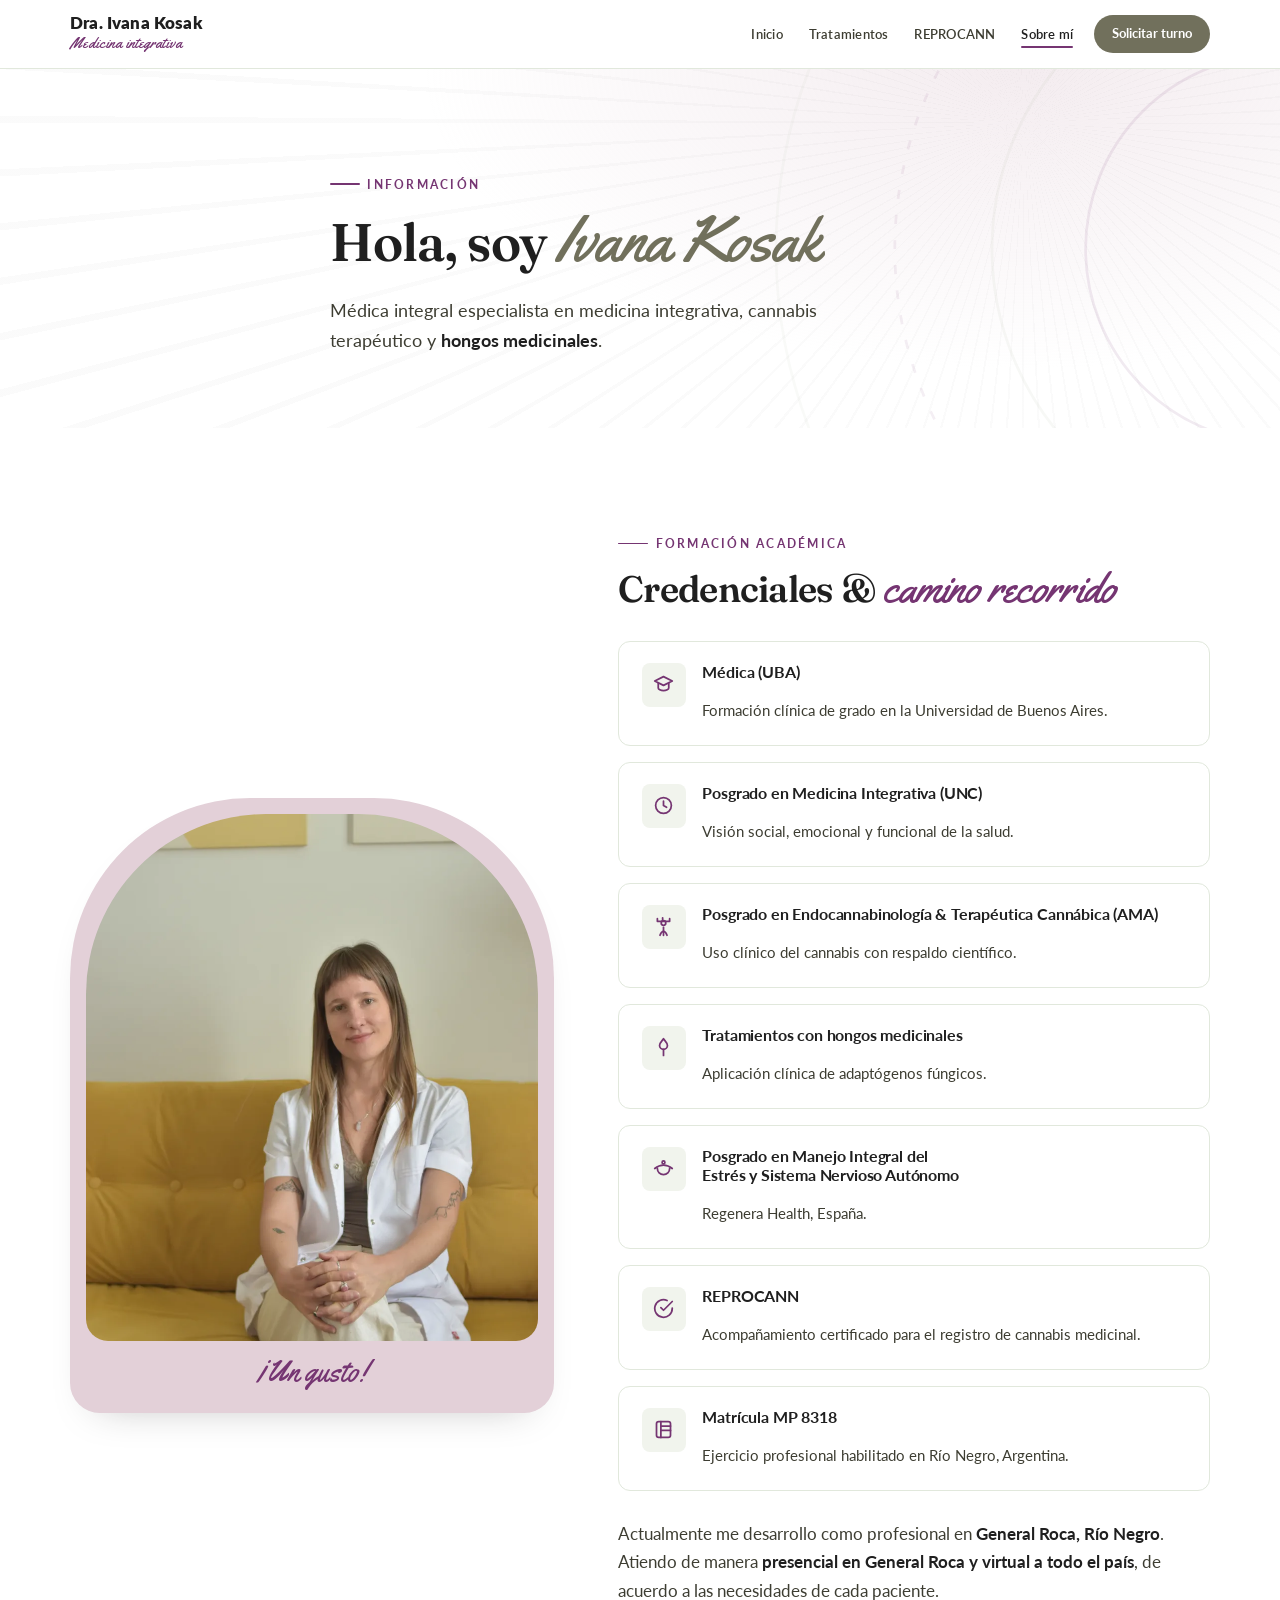
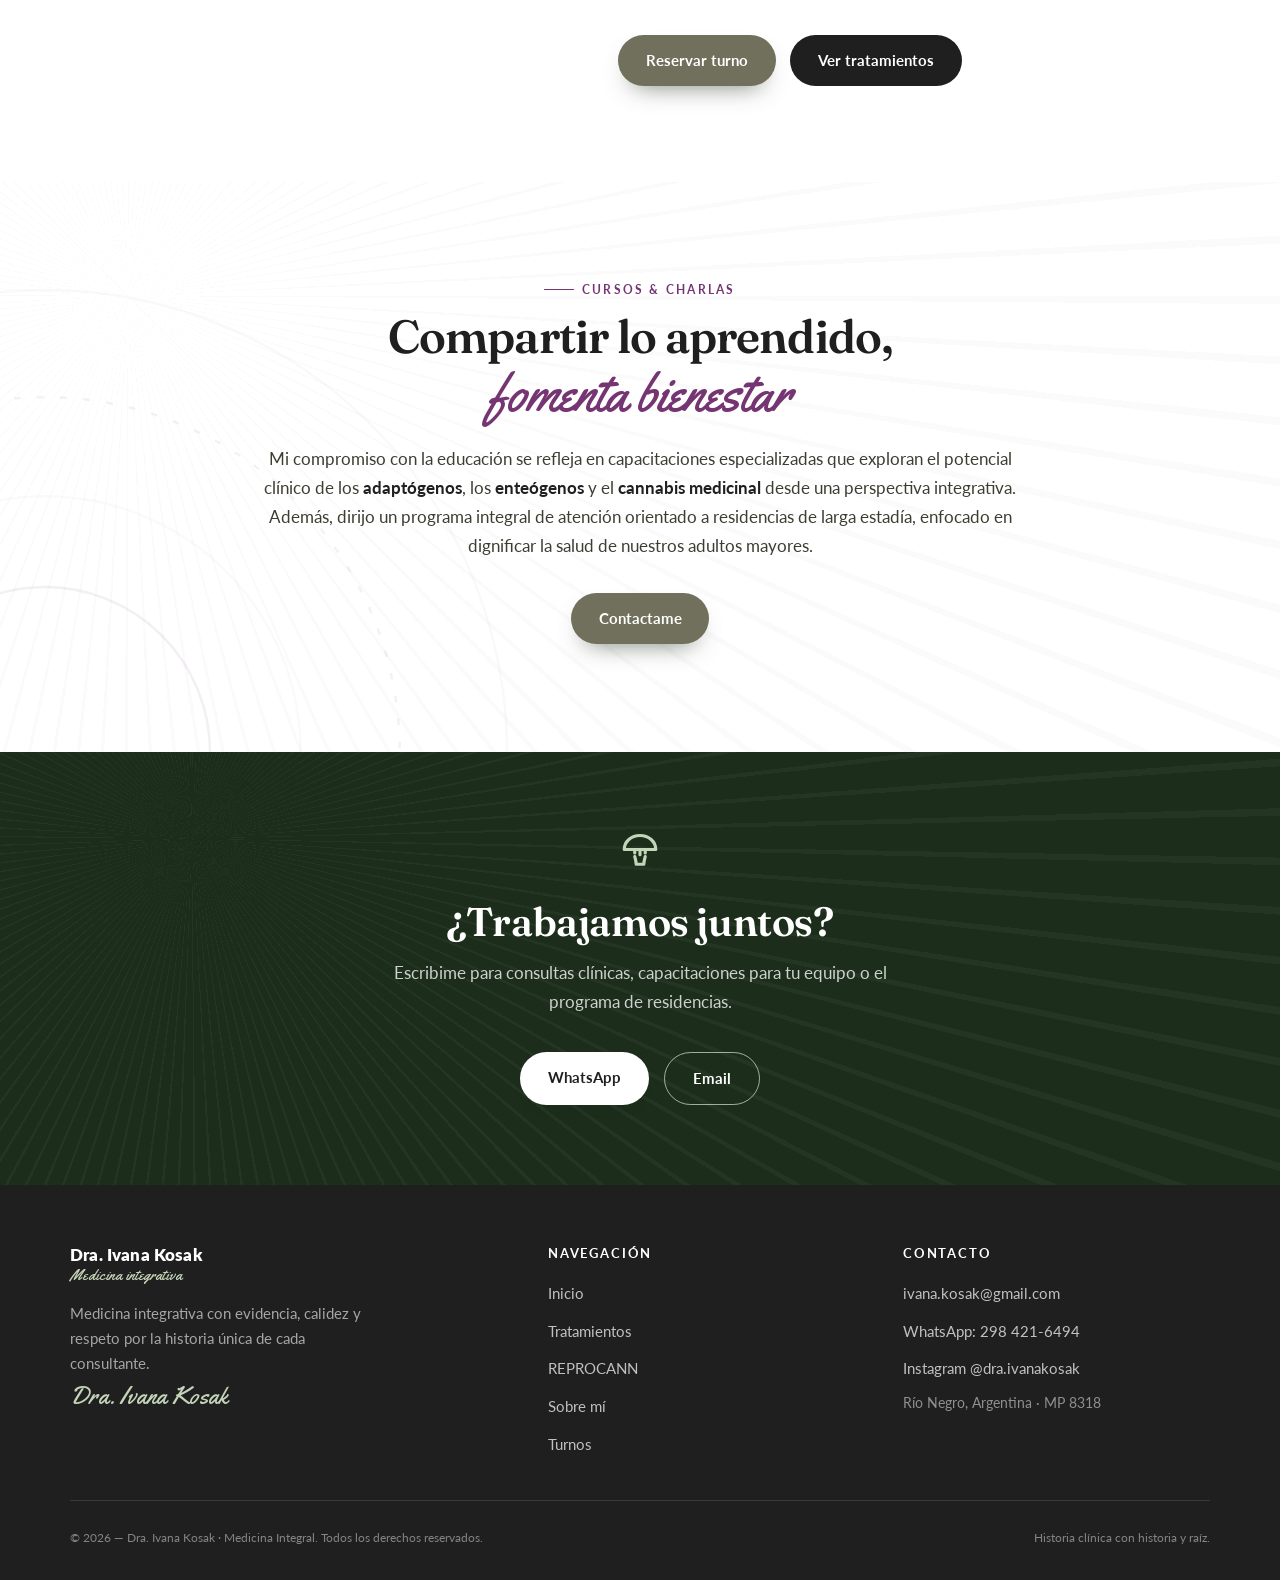
<file: sobre-mi/index.html>
<!DOCTYPE html>
<html lang="es-AR">
<head>
  <meta charset="UTF-8">
  <meta name="viewport" content="width=device-width, initial-scale=1.0">
  <title>Dra. Ivana Kosak | Formación y enfoque de atención</title>
  <meta name="description" content="Conocé la formación y el enfoque de atención de la Dra. Ivana Kosak, médica UBA con formación en medicina integrativa y endocannabinología en General Roca.">
  <link rel="canonical" href="https://ivanakosak.com/sobre-mi/">
  <meta property="og:type" content="website">
  <meta property="og:locale" content="es_AR">
  <meta property="og:site_name" content="Dra. Ivana Kosak">
  <meta property="og:title" content="Dra. Ivana Kosak | Formación y enfoque de atención">
  <meta property="og:description" content="Conocé la formación y el enfoque de atención de la Dra. Ivana Kosak, médica UBA con formación en medicina integrativa y endocannabinología en General Roca.">
  <meta property="og:url" content="https://ivanakosak.com/sobre-mi/">
  <meta property="og:image" content="https://ivanakosak.com/assets/img/ivana-consultorio.webp">
  <meta property="og:image:width" content="1440">
  <meta property="og:image:height" content="960">
  <meta property="og:image:alt" content="Dra. Ivana Kosak en su consultorio">
  <meta name="twitter:card" content="summary_large_image">
  <script type="application/ld+json">{"@context":"https://schema.org","@type":"BreadcrumbList","itemListElement":[{"@type":"ListItem","position":1,"name":"Inicio","item":"https://ivanakosak.com/"},{"@type":"ListItem","position":2,"name":"Sobre mí","item":"https://ivanakosak.com/sobre-mi/"}]}</script>
  <link rel="icon" type="image/svg+xml" href="/assets/img/favicon.svg">
  <link rel="preconnect" href="https://fonts.googleapis.com">
  <link rel="preconnect" href="https://fonts.gstatic.com" crossorigin>
  <link href="https://fonts.googleapis.com/css2?family=Fraunces:ital,opsz,wght@0,9..144,400;0,9..144,500;0,9..144,600;0,9..144,700;1,9..144,400;1,9..144,500&family=Lato:ital,wght@0,400;0,700;1,400&family=Yellowtail&display=swap" rel="stylesheet">
  <link rel="stylesheet" href="/assets/css/styles.css">
</head>
<body>
<a class="skip-link" href="#contenido">Saltar al contenido</a>
<header class="header">
  <div class="wrap header__inner">
    <a class="logo" href="/"><span class="logo__nombre">Dra. Ivana Kosak</span><span class="logo__tag">Medicina integrativa</span></a>
    <nav class="nav" aria-label="Navegación principal">
      <ul class="nav__lista">
        <li><a class="nav__link" href="/">Inicio</a></li>
        <li><a class="nav__link" href="/tratamientos/">Tratamientos</a></li>
        <li><a class="nav__link" href="/reprocann/">REPROCANN</a></li>
        <li><a class="nav__link nav__link--activo" href="/sobre-mi/" aria-current="page">Sobre mí</a></li>
      </ul>
      <a class="nav__cta" href="/turnos/">Solicitar turno</a>
    </nav>
    <button class="hamburger" aria-label="Abrir menú" aria-expanded="false"><span></span><span></span><span></span></button>
  </div>
</header>

<main id="contenido">
  <section class="hero-interno">
    <svg class="hero-interno__anillos" viewBox="0 0 600 600" fill="none" aria-hidden="true">
      <circle cx="300" cy="300" r="280" stroke="#9aa88c" stroke-opacity=".12" stroke-width="1.5"/>
      <circle cx="300" cy="300" r="214" stroke="var(--berenjena)" stroke-opacity=".16" stroke-width="1.5" stroke-dasharray="5 9"/>
      <circle cx="300" cy="300" r="160" stroke="#9aa88c" stroke-opacity=".16" stroke-width="1.5"/>
      <circle cx="300" cy="300" r="108" stroke="var(--berenjena)" stroke-opacity=".2" stroke-width="1.5"/>
    </svg>
    <div class="wrap hero-interno__inner">
      <span class="etiqueta">Información</span>
      <h1>Hola, soy <span class="firma" style="font-size:1.2em; color:var(--musgo)">Ivana Kosak</span></h1>
      <p class="lead">Médica integral especialista en medicina integrativa, cannabis terapéutico y <strong>hongos medicinales</strong>.</p>
    </div>
  </section>

  <section class="seccion">
    <div class="wrap quien__grid">
      <div class="quien__blob">
        <img class="quien__retrato" src="/assets/img/ivana-retrato-consultorio.webp" alt="Ivana Kosak sentada en su consultorio" width="900" height="1350">
        <figure class="firma quien__firma">¡Un gusto!</figure>
      </div>
      <div class="quien__texto">
        <span class="etiqueta">Formación académica</span>
        <h2 class="titulo-seccion" style="font-size:clamp(1.6rem,3.6vw,2.3rem)">Credenciales &amp; <span class="firma">camino recorrido</span></h2>
        <ul class="cards-puntos" style="margin-top:1.8rem">
          <li class="punto reveal">
            <div class="punto__icono"><svg viewBox="0 0 24 24" fill="none" stroke="currentColor" stroke-width="2" stroke-linecap="round" stroke-linejoin="round"><path d="m12 3 10 5-10 5L2 8l10-5Z"/><path d="m6 10.5V16c0 1.5 2.7 3 6 3s6-1.5 6-3v-5.5"/></svg></div>
            <div><h3>Médica (UBA)</h3><p>Formación clínica de grado en la Universidad de Buenos Aires.</p></div>
          </li>
          <li class="punto reveal">
            <div class="punto__icono"><svg viewBox="0 0 24 24" fill="none" stroke="currentColor" stroke-width="2" stroke-linecap="round" stroke-linejoin="round"><circle cx="12" cy="12" r="9"/><path d="M12 7v5l3.5 2"/></svg></div>
            <div><h3>Posgrado en Medicina Integrativa (UNC)</h3><p>Visión social, emocional y funcional de la salud.</p></div>
          </li>
          <li class="punto reveal">
            <div class="punto__icono"><svg viewBox="0 0 24 24" fill="none" stroke="currentColor" stroke-width="2" stroke-linecap="round" stroke-linejoin="round"><path d="M11 2v2M5 3v3h14V3"/><circle cx="12" cy="8" r="2.6"/><path d="M12 13v9"/><path d="M16 22c-1-3-2-4.5-4-4.5S9 19 8 22"/></svg></div>
            <div><h3>Posgrado en Endocannabinología &amp; Terapéutica Cannábica (AMA)</h3><p>Uso clínico del cannabis con respaldo científico.</p></div>
          </li>
          <li class="punto reveal">
            <div class="punto__icono"><svg viewBox="0 0 24 24" fill="none" stroke="currentColor" stroke-width="2" stroke-linecap="round" stroke-linejoin="round"><path d="M12 2c1.6 2.6 4.5 4.4 4.5 7.6a4.5 4.5 0 0 1-9 0C7.5 6.4 10.4 4.6 12 2Z"/><path d="M12 14.2V21"/></svg></div>
            <div><h3>Tratamientos con hongos medicinales</h3><p>Aplicación clínica de adaptógenos fúngicos.</p></div>
          </li>
          <li class="punto reveal">
            <div class="punto__icono"><svg viewBox="0 0 24 24" fill="none" stroke="currentColor" stroke-width="2" stroke-linecap="round" stroke-linejoin="round"><path d="M2 12c3-2.5 7-4 10-4s7 1.5 10 4"/><path d="M5 12c0 4 3 7 7 7s7-3 7-7"/><circle cx="12" cy="5" r="1.6"/></svg></div>
            <div><h3>Posgrado en Manejo Integral del Estrés y Sistema Nervioso Autónomo</h3><p>Regenera Health, España.</p></div>
          </li>
          <li class="punto reveal">
            <div class="punto__icono"><svg viewBox="0 0 24 24" fill="none" stroke="currentColor" stroke-width="2" stroke-linecap="round" stroke-linejoin="round"><path d="M22 11.5V12a10 10 0 1 1-5.93-9.14"/><path d="M22 4 12 14l-3-3"/></svg></div>
            <div><h3>REPROCANN</h3><p>Acompañamiento certificado para el registro de cannabis medicinal.</p></div>
          </li>
          <li class="punto reveal">
            <div class="punto__icono"><svg viewBox="0 0 24 24" fill="none" stroke="currentColor" stroke-width="2" stroke-linecap="round" stroke-linejoin="round"><rect x="4" y="3" width="16" height="18" rx="2.5"/><path d="M9 3v18"/><path d="M9 8h11M9 13h11"/></svg></div>
            <div><h3>Matrícula MP 8318</h3><p>Ejercicio profesional habilitado en Río Negro, Argentina.</p></div>
          </li>
        </ul>
        <p style="margin-top:1.8rem; color:var(--gris)">Actualmente me desarrollo como profesional en <strong>General Roca, Río Negro</strong>. Atiendo de manera <strong>presencial en General Roca y virtual a todo el país</strong>, de acuerdo a las necesidades de cada paciente.</p>
        <div style="display:flex; gap:.9rem; flex-wrap:wrap; margin-top:1.8rem">
          <a class="btn btn--primario" href="/turnos/">Reservar turno</a>
          <a class="btn btn--oscuro" href="/tratamientos/">Ver tratamientos</a>
        </div>
      </div>
    </div>
  </section>

  <section class="cursos">
    <svg class="cursos__anillos" viewBox="0 0 600 600" fill="none" aria-hidden="true">
      <circle cx="300" cy="300" r="280" stroke="#9aa88c" stroke-opacity=".15" stroke-width="1.5"/>
      <circle cx="300" cy="300" r="215" stroke="var(--berenjena)" stroke-opacity=".18" stroke-width="1.5" stroke-dasharray="4 10"/>
      <circle cx="300" cy="300" r="155" stroke="#9aa88c" stroke-opacity=".13" stroke-width="1.5"/>
      <circle cx="300" cy="300" r="100" stroke="var(--berenjena)" stroke-opacity=".2" stroke-width="1.5"/>
    </svg>
    <div class="wrap cursos__inner">
      <span class="etiqueta" style="justify-content:center">Cursos &amp; charlas</span>
      <h2 class="titulo-seccion">Compartir lo aprendido, <span class="firma">fomenta bienestar</span></h2>
      <p style="margin-top:1.3rem; color:var(--gris)">Mi compromiso con la educación se refleja en capacitaciones especializadas que exploran el potencial clínico de los <strong>adaptógenos</strong>, los <strong>enteógenos</strong> y el <strong>cannabis medicinal</strong> desde una perspectiva integrativa. Además, dirijo un programa integral de atención orientado a residencias de larga estadía, enfocado en dignificar la salud de nuestros adultos mayores.</p>
      <a class="btn btn--primario" href="#contacto">Contactame</a>
    </div>
  </section>

  <section class="contacto-cta" id="contacto">
    <div class="wrap">
      <svg class="hongo-card__icono" viewBox="0 0 24 24" fill="none" stroke="currentColor" stroke-width="1.8" stroke-linecap="round" stroke-linejoin="round"><path d="M12 2c-5 0-9 3.4-9 8h18c0-4.6-4-8-9-8Z"/><path d="M9 10v2M12 10v3M15 10v2"/><path d="M9 14c.4 1.4.8 3 .8 4.4h4.4c0-1.4.4-3 .8-4.4"/></svg>
      <h2>¿Trabajamos juntos?</h2>
      <p>Escribime para consultas clínicas, capacitaciones para tu equipo o el programa de residencias.</p>
      <div class="contacto-cta__accions">
        <a class="btn btn--claro" href="https://wa.me/2984216494" target="_blank" rel="noopener">WhatsApp</a>
        <a class="btn btn--contorno" href="mailto:ivana.kosak@gmail.com?subject=Consulta%20desde%20la%20web">Email</a>
      </div>
    </div>
  </section>
</main>

<footer class="footer">
  <div class="wrap footer__grid">
    <div class="footer__marca">
      <a class="logo" href="/"><span class="logo__nombre">Dra. Ivana Kosak</span><span class="logo__tag">Medicina integrativa</span></a>
      <p>Medicina integrativa con evidencia, calidez y respeto por la historia única de cada consultante.</p>
      <figure class="firma-footer">Dra. Ivana Kosak</figure>
    </div>
    <nav aria-label="Secciones del sitio">
      <h4>Navegación</h4>
      <ul>
        <li><a href="/">Inicio</a></li>
        <li><a href="/tratamientos/">Tratamientos</a></li>
        <li><a href="/reprocann/">REPROCANN</a></li>
        <li><a href="/sobre-mi/">Sobre mí</a></li>
        <li><a href="/turnos/">Turnos</a></li>
      </ul>
    </nav>
    <div>
      <h4>Contacto</h4>
      <ul>
        <li><a href="mailto:ivana.kosak@gmail.com?subject=Consulta%20desde%20la%20web">ivana.kosak@gmail.com</a></li>
        <li><a href="https://wa.me/2984216494" target="_blank" rel="noopener">WhatsApp: 298 421-6494</a></li>
        <li><a href="https://www.instagram.com/dra.ivanakosak/?hl=es-la" target="_blank" rel="noopener">Instagram @dra.ivanakosak</a></li>
        <li class="footer__razon">Río Negro, Argentina · MP 8318</li>
      </ul>
    </div>
  </div>
  <div class="wrap footer__base"><span>© 2026 — Dra. Ivana Kosak · Medicina Integral. Todos los derechos reservados.</span><span>Historia clínica con historia y raíz.</span></div>
</footer>
<script src="/assets/js/main.js"></script>
</body>
</html>
</file>
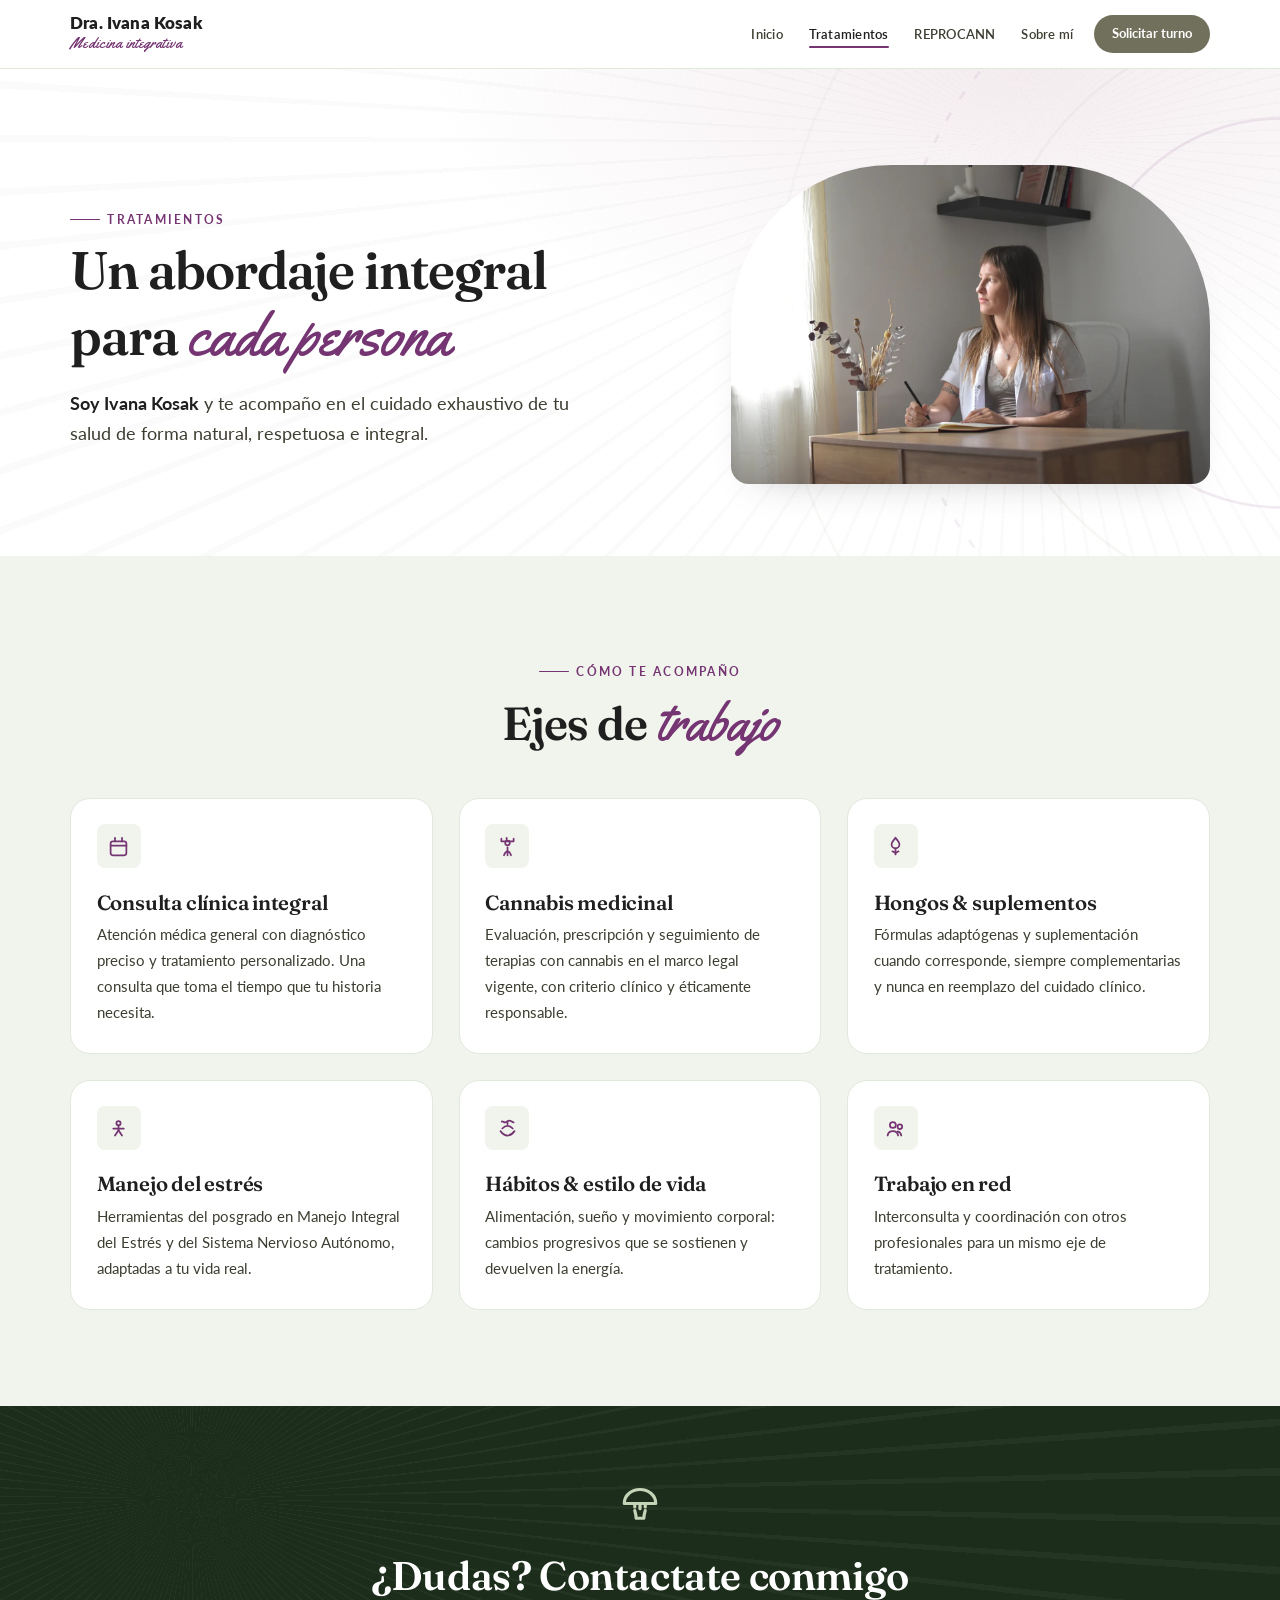
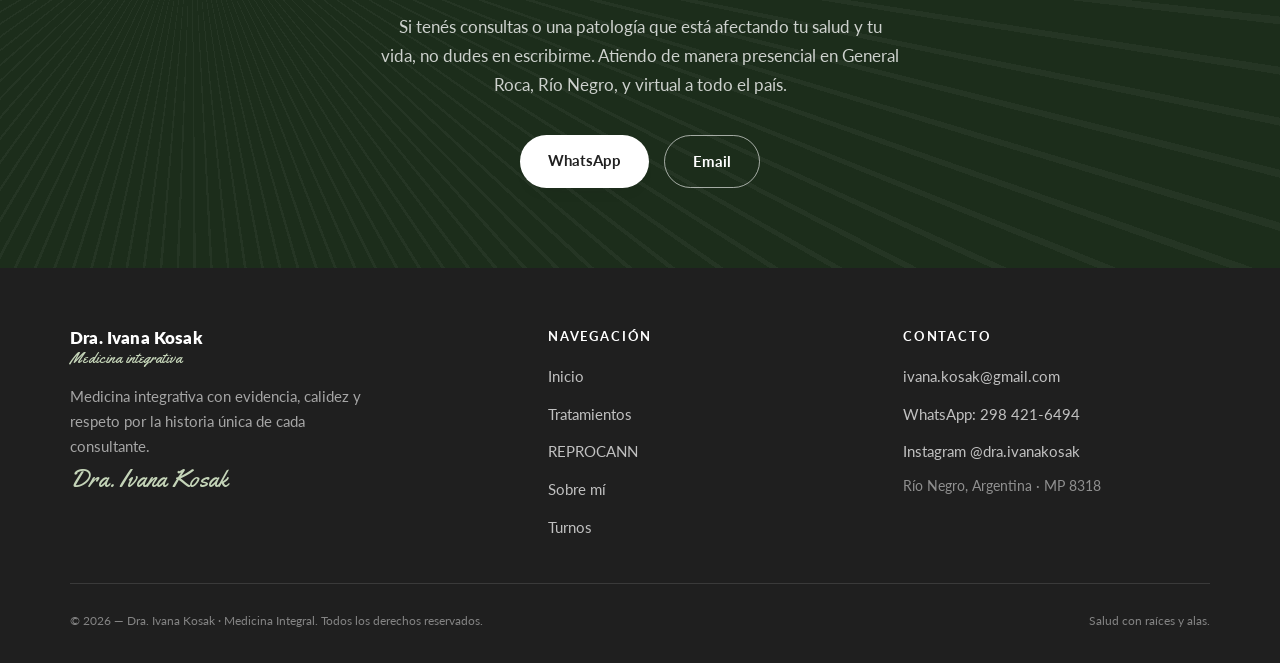
<file: tratamientos/index.html>
<!DOCTYPE html>
<html lang="es-AR">
<head>
  <meta charset="UTF-8">
  <meta name="viewport" content="width=device-width, initial-scale=1.0">
  <title>Tratamientos de medicina integrativa | Dra. Ivana Kosak</title>
  <meta name="description" content="Conocé el abordaje de medicina integrativa de la Dra. Ivana Kosak en General Roca: evaluación individual, hábitos saludables y opciones terapéuticas complementarias.">
  <link rel="canonical" href="https://ivanakosak.com/tratamientos/">
  <meta property="og:type" content="website">
  <meta property="og:locale" content="es_AR">
  <meta property="og:site_name" content="Dra. Ivana Kosak">
  <meta property="og:title" content="Tratamientos de medicina integrativa | Dra. Ivana Kosak">
  <meta property="og:description" content="Conocé el abordaje de medicina integrativa de la Dra. Ivana Kosak en General Roca: evaluación individual, hábitos saludables y opciones terapéuticas complementarias.">
  <meta property="og:url" content="https://ivanakosak.com/tratamientos/">
  <meta property="og:image" content="https://ivanakosak.com/assets/img/ivana-consultorio.webp">
  <meta property="og:image:width" content="1440">
  <meta property="og:image:height" content="960">
  <meta property="og:image:alt" content="Dra. Ivana Kosak en su consultorio">
  <meta name="twitter:card" content="summary_large_image">
  <script type="application/ld+json">{"@context":"https://schema.org","@type":"BreadcrumbList","itemListElement":[{"@type":"ListItem","position":1,"name":"Inicio","item":"https://ivanakosak.com/"},{"@type":"ListItem","position":2,"name":"Tratamientos","item":"https://ivanakosak.com/tratamientos/"}]}</script>
  <link rel="icon" type="image/svg+xml" href="/assets/img/favicon.svg">
  <link rel="preconnect" href="https://fonts.googleapis.com">
  <link rel="preconnect" href="https://fonts.gstatic.com" crossorigin>
  <link href="https://fonts.googleapis.com/css2?family=Fraunces:ital,opsz,wght@0,9..144,400;0,9..144,500;0,9..144,600;0,9..144,700;1,9..144,400;1,9..144,500&family=Lato:ital,wght@0,400;0,700;1,400&family=Yellowtail&display=swap" rel="stylesheet">
  <link rel="stylesheet" href="/assets/css/styles.css">
</head>
<body>
<a class="skip-link" href="#contenido">Saltar al contenido</a>
<header class="header">
  <div class="wrap header__inner">
    <a class="logo" href="/"><span class="logo__nombre">Dra. Ivana Kosak</span><span class="logo__tag">Medicina integrativa</span></a>
    <nav class="nav" aria-label="Navegación principal">
      <ul class="nav__lista">
        <li><a class="nav__link" href="/">Inicio</a></li>
        <li><a class="nav__link nav__link--activo" href="/tratamientos/" aria-current="page">Tratamientos</a></li>
        <li><a class="nav__link" href="/reprocann/">REPROCANN</a></li>
        <li><a class="nav__link" href="/sobre-mi/">Sobre mí</a></li>
      </ul>
      <a class="nav__cta" href="/turnos/">Solicitar turno</a>
    </nav>
    <button class="hamburger" aria-label="Abrir menú" aria-expanded="false"><span></span><span></span><span></span></button>
  </div>
</header>

<main id="contenido">
  <section class="hero-interno hero-interno--con-foto">
    <svg class="hero-interno__anillos" viewBox="0 0 600 600" fill="none" aria-hidden="true">
      <circle cx="300" cy="300" r="280" stroke="#9aa88c" stroke-opacity=".12" stroke-width="1.5"/>
      <circle cx="300" cy="300" r="214" stroke="var(--berenjena)" stroke-opacity=".16" stroke-width="1.5" stroke-dasharray="5 9"/>
      <circle cx="300" cy="300" r="160" stroke="#9aa88c" stroke-opacity=".16" stroke-width="1.5"/>
      <circle cx="300" cy="300" r="108" stroke="var(--berenjena)" stroke-opacity=".2" stroke-width="1.5"/>
    </svg>
    <div class="wrap hero-interno__layout">
      <div class="hero-interno__inner">
        <span class="etiqueta">Tratamientos</span>
        <h1>Un abordaje integral para <span class="firma" style="font-size:1.15em">cada persona</span></h1>
        <p class="lead"><strong>Soy Ivana Kosak</strong> y te acompaño en el cuidado exhaustivo de tu salud de forma natural, respetuosa e integral.</p>
      </div>
      <img class="hero-interno__foto" src="/assets/img/ivana-consultorio.webp" alt="Ivana Kosak atendiendo en su consultorio" width="1440" height="960">
    </div>
  </section>

  <section class="seccion seccion--crema2">
    <div class="wrap">
      <div class="cabecera-seccion cabecera-seccion--centrada">
        <span class="etiqueta" style="justify-content:center">Cómo te acompaño</span>
        <h2 class="titulo-seccion">Ejes de <span class="firma">trabajo</span></h2>
      </div>
      <div class="tarjetas">
        <article class="tarjeta reveal" style="cursor:default">
          <div class="tarjeta__cuerpo">
            <div class="punto__icono" style="margin-bottom:.9rem"><svg viewBox="0 0 24 24" fill="none" stroke="currentColor" stroke-width="2" stroke-linecap="round" stroke-linejoin="round"><path d="M8 2v4M16 2v4"/><rect x="3" y="6" width="18" height="16" rx="2.5"/><path d="M3 11h18"/></svg></div>
            <h3>Consulta clínica integral</h3>
            <p>Atención médica general con diagnóstico preciso y tratamiento personalizado. Una consulta que toma el tiempo que tu historia necesita.</p>
          </div>
        </article>
        <article class="tarjeta reveal" style="cursor:default">
          <div class="tarjeta__cuerpo">
            <div class="punto__icono" style="margin-bottom:.9rem"><svg viewBox="0 0 24 24" fill="none" stroke="currentColor" stroke-width="2" stroke-linecap="round" stroke-linejoin="round"><path d="M11 2v2M5 3v3h14V3"/><circle cx="12" cy="8" r="2.6"/><path d="M12 13v9"/><path d="M16 22c-1-3-2-4.5-4-4.5S9 19 8 22"/></svg></div>
            <h3>Cannabis medicinal</h3>
            <p>Evaluación, prescripción y seguimiento de terapias con cannabis en el marco legal vigente, con criterio clínico y éticamente responsable.</p>
          </div>
        </article>
        <article class="tarjeta reveal" style="cursor:default">
          <div class="tarjeta__cuerpo">
            <div class="punto__icono" style="margin-bottom:.9rem"><svg viewBox="0 0 24 24" fill="none" stroke="currentColor" stroke-width="2" stroke-linecap="round" stroke-linejoin="round"><path d="M12 2c1.6 2.6 4.5 4.4 4.5 7.6a4.5 4.5 0 0 1-9 0C7.5 6.4 10.4 4.6 12 2Z"/><path d="M12 14.2V21"/><path d="m15.5 17.5-3.5 2-3.5-2"/></svg></div>
            <h3>Hongos &amp; suplementos</h3>
            <p>Fórmulas adaptógenas y suplementación cuando corresponde, siempre complementarias y nunca en reemplazo del cuidado clínico.</p>
          </div>
        </article>
        <article class="tarjeta reveal" style="cursor:default">
          <div class="tarjeta__cuerpo">
            <div class="punto__icono" style="margin-bottom:.9rem"><svg viewBox="0 0 24 24" fill="none" stroke="currentColor" stroke-width="2" stroke-linecap="round" stroke-linejoin="round"><circle cx="12" cy="6" r="2.4"/><path d="M12 8.4V14l4 6"/><path d="M12 14l-4 6"/><path d="M6 12h12"/></svg></div>
            <h3>Manejo del estrés</h3>
            <p>Herramientas del posgrado en Manejo Integral del Estrés y del Sistema Nervioso Autónomo, adaptadas a tu vida real.</p>
          </div>
        </article>
        <article class="tarjeta reveal" style="cursor:default">
          <div class="tarjeta__cuerpo">
            <div class="punto__icono" style="margin-bottom:.9rem"><svg viewBox="0 0 24 24" fill="none" stroke="currentColor" stroke-width="2" stroke-linecap="round" stroke-linejoin="round"><path d="M19 5c-1.5 0-3-2-5-2s-3.8 2-5 2-2.5-1.5-3.5-1"/><path d="M12 5v2"/><path d="M4 15c2.5 3.5 5 5 8 5s5.5-1.5 8-5"/><path d="M6 12c2-2 4-3 6-3s4 1 6 3"/></svg></div>
            <h3>Hábitos &amp; estilo de vida</h3>
            <p>Alimentación, sueño y movimiento corporal: cambios progresivos que se sostienen y devuelven la energía.</p>
          </div>
        </article>
        <article class="tarjeta reveal" style="cursor:default">
          <div class="tarjeta__cuerpo">
            <div class="punto__icono" style="margin-bottom:.9rem"><svg viewBox="0 0 24 24" fill="none" stroke="currentColor" stroke-width="2" stroke-linecap="round" stroke-linejoin="round"><circle cx="9" cy="8" r="3.4"/><circle cx="17" cy="10" r="2.6"/><path d="M3 20c.5-3 2.5-5 6-5s5.5 2 6 5"/><path d="M14.6 15.4c1.8.4 3.4 1.8 4 4.6"/></svg></div>
            <h3>Trabajo en red</h3>
            <p>Interconsulta y coordinación con otros profesionales para un mismo eje de tratamiento.</p>
          </div>
        </article>
      </div>
    </div>
  </section>

  <section class="contacto-cta">
    <div class="wrap">
      <svg class="hongo-card__icono" viewBox="0 0 24 24" fill="none" stroke="currentColor" stroke-width="1.8" stroke-linecap="round" stroke-linejoin="round"><path d="M12 2c-5 0-9 3.4-9 8h18c0-4.6-4-8-9-8Z"/><path d="M9 10v2M12 10v3M15 10v2"/><path d="M9 14c.4 1.4.8 3 .8 4.4h4.4c0-1.4.4-3 .8-4.4"/></svg>
      <h2>¿Dudas? Contactate conmigo</h2>
      <p>Si tenés consultas o una patología que está afectando tu salud y tu vida, no dudes en escribirme. Atiendo de manera presencial en General Roca, Río Negro, y virtual a todo el país.</p>
      <div class="contacto-cta__accions">
        <a class="btn btn--claro" href="https://wa.me/2984216494" target="_blank" rel="noopener">WhatsApp</a>
        <a class="btn btn--contorno" href="mailto:ivana.kosak@gmail.com?subject=Consulta%20desde%20la%20web">Email</a>
      </div>
    </div>
  </section>
</main>

<footer class="footer">
  <div class="wrap footer__grid">
    <div class="footer__marca">
      <a class="logo" href="/"><span class="logo__nombre">Dra. Ivana Kosak</span><span class="logo__tag">Medicina integrativa</span></a>
      <p>Medicina integrativa con evidencia, calidez y respeto por la historia única de cada consultante.</p>
      <figure class="firma-footer">Dra. Ivana Kosak</figure>
    </div>
    <nav aria-label="Secciones del sitio">
      <h4>Navegación</h4>
      <ul>
        <li><a href="/">Inicio</a></li>
        <li><a href="/tratamientos/">Tratamientos</a></li>
        <li><a href="/reprocann/">REPROCANN</a></li>
        <li><a href="/sobre-mi/">Sobre mí</a></li>
        <li><a href="/turnos/">Turnos</a></li>
      </ul>
    </nav>
    <div>
      <h4>Contacto</h4>
      <ul>
        <li><a href="mailto:ivana.kosak@gmail.com?subject=Consulta%20desde%20la%20web">ivana.kosak@gmail.com</a></li>
        <li><a href="https://wa.me/2984216494" target="_blank" rel="noopener">WhatsApp: 298 421-6494</a></li>
        <li><a href="https://www.instagram.com/dra.ivanakosak/?hl=es-la" target="_blank" rel="noopener">Instagram @dra.ivanakosak</a></li>
        <li class="footer__razon">Río Negro, Argentina · MP 8318</li>
      </ul>
    </div>
  </div>
  <div class="wrap footer__base"><span>© 2026 — Dra. Ivana Kosak · Medicina Integral. Todos los derechos reservados.</span><span>Salud con raíces y alas.</span></div>
</footer>
<script src="/assets/js/main.js"></script>
</body>
</html>
</file>
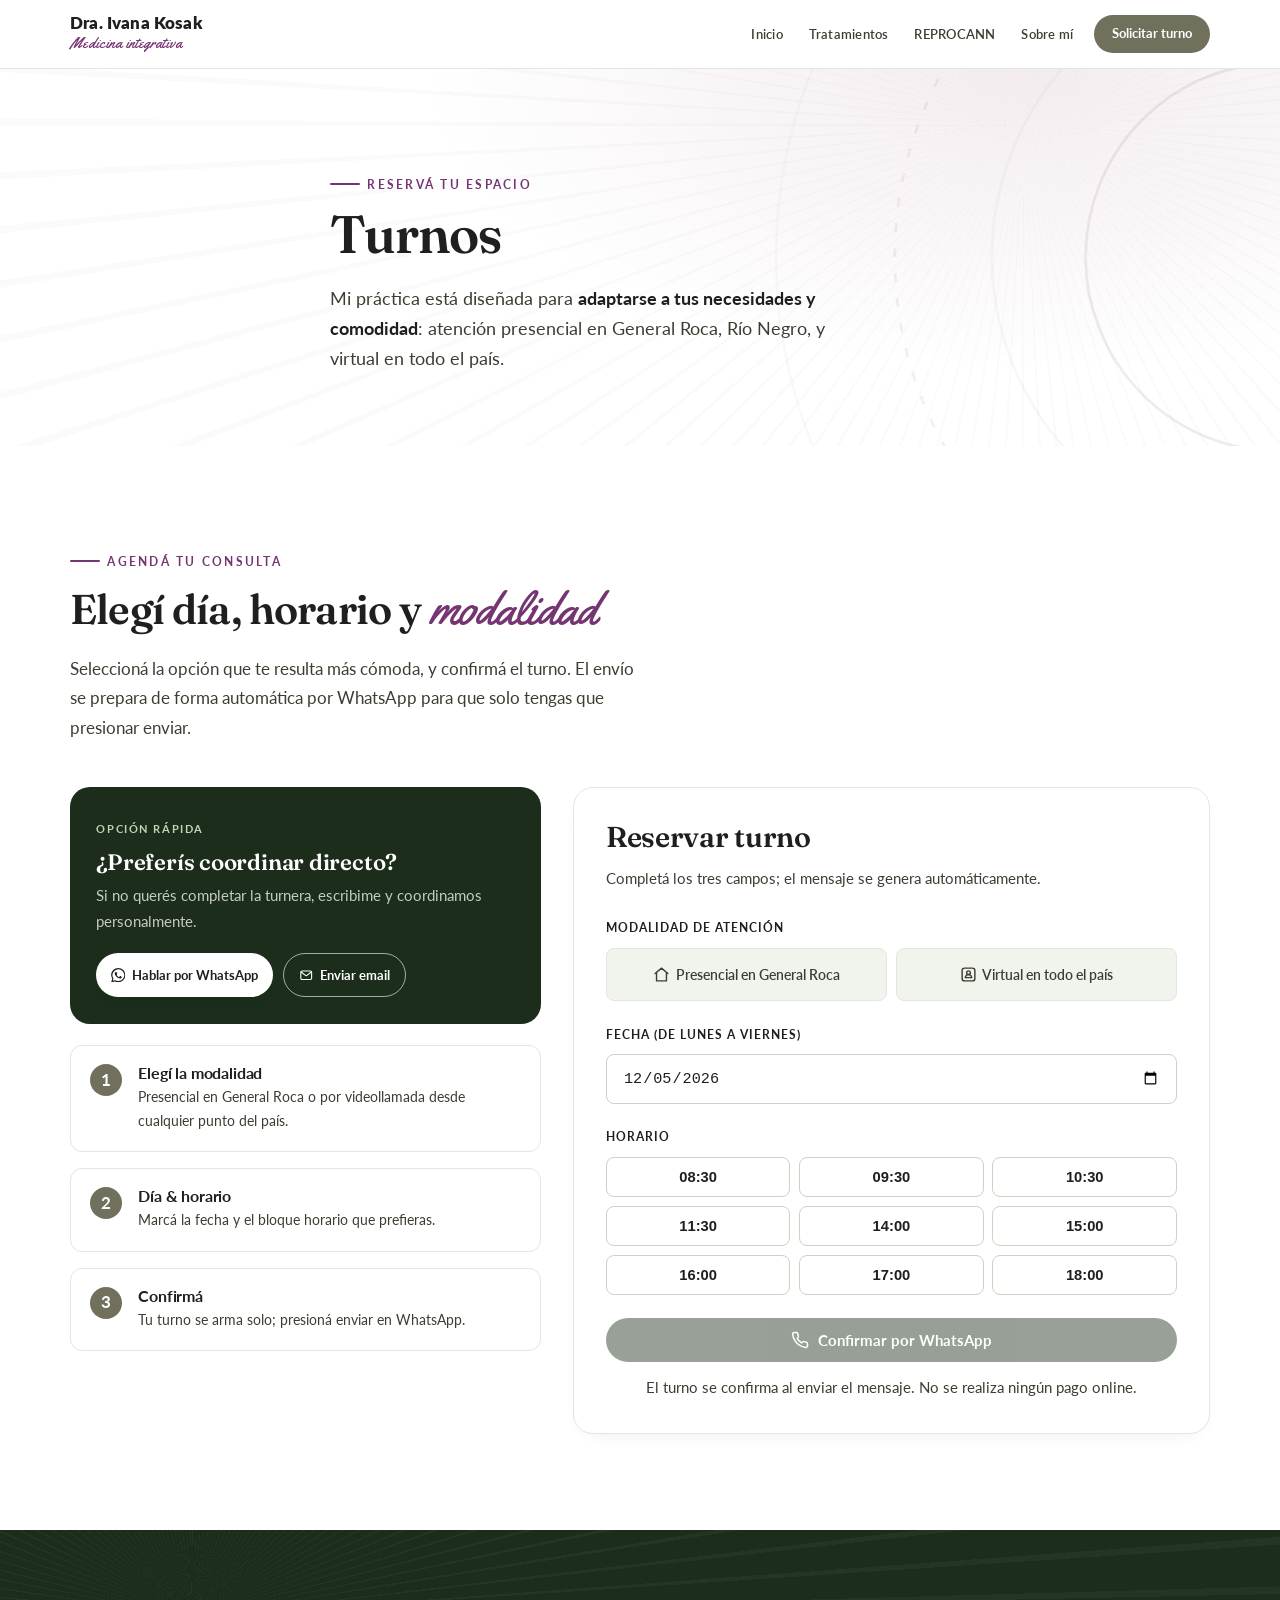
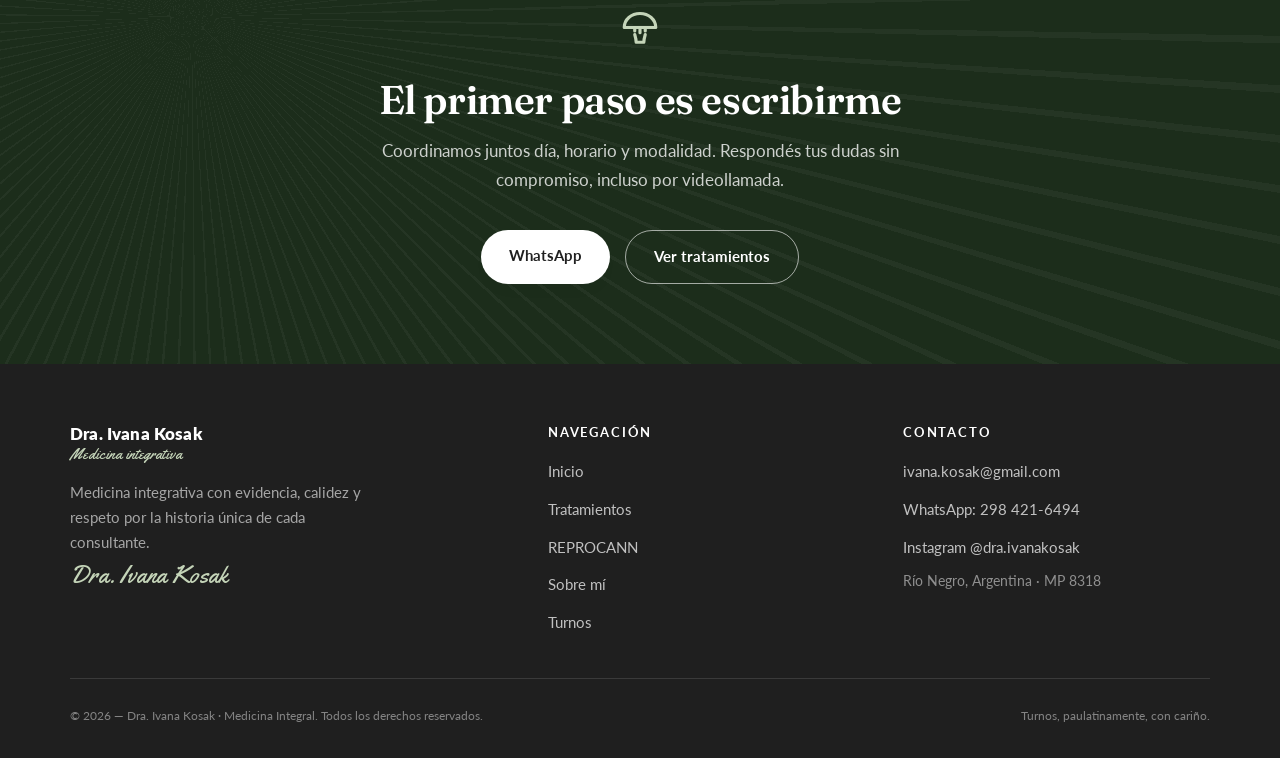
<file: turnos/index.html>
<!DOCTYPE html>
<html lang="es-AR">
<head>
  <meta charset="UTF-8">
  <meta name="viewport" content="width=device-width, initial-scale=1.0">
  <title>Turnos presenciales y virtuales | Dra. Ivana Kosak</title>
  <meta name="description" content="Solicitá una consulta con la Dra. Ivana Kosak. Atención presencial en General Roca, Río Negro, y consultas virtuales en Argentina. Coordiná por WhatsApp.">
  <link rel="canonical" href="https://ivanakosak.com/turnos/">
  <meta property="og:type" content="website">
  <meta property="og:locale" content="es_AR">
  <meta property="og:site_name" content="Dra. Ivana Kosak">
  <meta property="og:title" content="Turnos presenciales y virtuales | Dra. Ivana Kosak">
  <meta property="og:description" content="Solicitá una consulta con la Dra. Ivana Kosak. Atención presencial en General Roca, Río Negro, y consultas virtuales en Argentina. Coordiná por WhatsApp.">
  <meta property="og:url" content="https://ivanakosak.com/turnos/">
  <meta property="og:image" content="https://ivanakosak.com/assets/img/ivana-consultorio.webp">
  <meta property="og:image:width" content="1440">
  <meta property="og:image:height" content="960">
  <meta property="og:image:alt" content="Dra. Ivana Kosak en su consultorio">
  <meta name="twitter:card" content="summary_large_image">
  <script type="application/ld+json">{"@context":"https://schema.org","@type":"BreadcrumbList","itemListElement":[{"@type":"ListItem","position":1,"name":"Inicio","item":"https://ivanakosak.com/"},{"@type":"ListItem","position":2,"name":"Turnos","item":"https://ivanakosak.com/turnos/"}]}</script>
  <link rel="icon" type="image/svg+xml" href="/assets/img/favicon.svg">
  <link rel="preconnect" href="https://fonts.googleapis.com">
  <link rel="preconnect" href="https://fonts.gstatic.com" crossorigin>
  <link href="https://fonts.googleapis.com/css2?family=Fraunces:ital,opsz,wght@0,9..144,400;0,9..144,500;0,9..144,600;0,9..144,700;1,9..144,400;1,9..144,500&family=Lato:ital,wght@0,400;0,700;1,400&family=Yellowtail&display=swap" rel="stylesheet">
  <link rel="stylesheet" href="/assets/css/styles.css">
</head>
<body>
<a class="skip-link" href="#contenido">Saltar al contenido</a>
<header class="header">
  <div class="wrap header__inner">
    <a class="logo" href="/"><span class="logo__nombre">Dra. Ivana Kosak</span><span class="logo__tag">Medicina integrativa</span></a>
    <nav class="nav" aria-label="Navegación principal">
      <ul class="nav__lista">
        <li><a class="nav__link" href="/">Inicio</a></li>
        <li><a class="nav__link" href="/tratamientos/">Tratamientos</a></li>
        <li><a class="nav__link" href="/reprocann/">REPROCANN</a></li>
        <li><a class="nav__link" href="/sobre-mi/">Sobre mí</a></li>
      </ul>
      <a class="nav__cta" href="/turnos/">Solicitar turno</a>
    </nav>
    <button class="hamburger" aria-label="Abrir menú" aria-expanded="false"><span></span><span></span><span></span></button>
  </div>
</header>

<main id="contenido">
  <section class="hero-interno">
    <svg class="hero-interno__anillos" viewBox="0 0 600 600" fill="none" aria-hidden="true">
      <circle cx="300" cy="300" r="280" stroke="#9aa88c" stroke-opacity=".12" stroke-width="1.5"/>
      <circle cx="300" cy="300" r="214" stroke="var(--berenjena)" stroke-opacity=".16" stroke-width="1.5" stroke-dasharray="5 9"/>
      <circle cx="300" cy="300" r="160" stroke="#9aa88c" stroke-opacity=".16" stroke-width="1.5"/>
      <circle cx="300" cy="300" r="108" stroke="var(--berenjena)" stroke-opacity=".2" stroke-width="1.5"/>
    </svg>
    <div class="wrap hero-interno__inner">
      <span class="etiqueta">Reservá tu espacio</span>
      <h1>Turnos</h1>
      <p class="lead">Mi práctica está diseñada para <strong>adaptarse a tus necesidades y comodidad</strong>: atención presencial en General Roca, Río Negro, y virtual en todo el país.</p>
    </div>
  </section>

  <section class="seccion">
    <div class="wrap">
      <div class="cabecera-seccion">
        <span class="etiqueta">Agendá tu consulta</span>
        <h2 class="titulo-seccion" style="font-size:clamp(1.7rem,4vw,2.6rem)">Elegí día, horario y <span class="firma">modalidad</span></h2>
        <p class="integral__intro" style="max-width:62ch">Seleccioná la opción que te resulta más cómoda, y confirmá el turno. El envío se prepara de forma automática por WhatsApp para que solo tengas que presionar enviar.</p>
      </div>

      <div class="agenda">
        <div class="agenda__pasos">
          <section class="directo">
            <span class="directo__eyebrow">Opción rápida</span>
            <h2>¿Preferís coordinar directo?</h2>
            <p>Si no querés completar la turnera, escribime y coordinamos personalmente.</p>
            <div class="directo__acciones">
              <a class="btn btn--claro btn--icon" href="https://wa.me/2984216494" target="_blank" rel="noopener">
                <svg viewBox="0 0 24 24" fill="currentColor" aria-hidden="true"><path d="M20.5 3.5A11.8 11.8 0 0 0 12.1 0C5.6 0 .3 5.3.3 11.8c0 2.1.6 4.2 1.7 6L.2 24l6.4-1.7a11.8 11.8 0 0 0 5.5 1.4h.1c6.5 0 11.8-5.3 11.8-11.8 0-3.2-1.2-6.2-3.5-8.4Zm-8.4 18.2h-.1c-1.7 0-3.4-.5-4.8-1.3l-.3-.2-3.8 1 1-3.7-.2-.4a9.8 9.8 0 1 1 8.2 4.6Zm5.4-7.3c-.3-.2-1.8-.9-2.1-1-.3-.1-.5-.2-.7.2-.2.3-.8 1-.9 1.2-.2.2-.3.2-.6.1-1.6-.8-2.6-1.5-3.7-3.4-.3-.5.3-.5.8-1.7.1-.2 0-.4 0-.5l-.9-2.1c-.2-.6-.5-.5-.7-.5h-.6c-.2 0-.5.1-.8.4-.3.3-1 1-1 2.4s1 2.8 1.1 3c.1.2 2 3.1 4.8 4.3 1.8.8 2.5.9 3.4.7.5-.1 1.8-.7 2-1.4.3-.7.3-1.3.2-1.5Z"/></svg>
                Hablar por WhatsApp
              </a>
              <a class="btn btn--contorno btn--icon" href="mailto:ivana.kosak@gmail.com?subject=Consulta%20desde%20la%20web">
                <svg viewBox="0 0 24 24" fill="none" stroke="currentColor" stroke-width="1.8" stroke-linecap="round" stroke-linejoin="round" aria-hidden="true"><rect x="3" y="5" width="18" height="14" rx="2"/><path d="m4 7 8 6 8-6"/></svg>
                Enviar email
              </a>
            </div>
          </section>

          <ol class="pasos">
            <li class="paso"><span class="paso__num">1</span><div><h3>Elegí la modalidad</h3><p>Presencial en General Roca o por videollamada desde cualquier punto del país.</p></div></li>
            <li class="paso"><span class="paso__num">2</span><div><h3>Día &amp; horario</h3><p>Marcá la fecha y el bloque horario que prefieras.</p></div></li>
            <li class="paso"><span class="paso__num">3</span><div><h3>Confirmá</h3><p>Tu turno se arma solo; presioná enviar en WhatsApp.</p></div></li>
          </ol>
        </div>

        <div class="agenda__panel">
          <h2>Reservar turno</h2>
          <p>Completá los tres campos; el mensaje se genera automáticamente.</p>
          <form id="agendaForm" style="margin-top:1.6rem">

            <div class="agenda__campo">
              <span class="agenda__label">Modalidad de atención</span>
              <div class="cobertura__opciones">
                <label class="cobertura__opcion">
                  <input type="radio" name="modalidad" value="Presencial" required>
                  <span class="cobertura__tarjeta">
                    <svg viewBox="0 0 24 24" fill="none" stroke="currentColor" stroke-width="2" stroke-linecap="round" stroke-linejoin="round"><path d="M3 10.5 12 3l9 7.5"/><path d="M5 9.5V21h14V9.5"/></svg>
                    Presencial en General Roca
                  </span>
                </label>
                <label class="cobertura__opcion">
                  <input type="radio" name="modalidad" value="Virtual en todo el país" required>
                  <span class="cobertura__tarjeta">
                    <svg viewBox="0 0 24 24" fill="none" stroke="currentColor" stroke-width="2" stroke-linecap="round" stroke-linejoin="round"><rect x="3" y="3" width="18" height="18" rx="3.5"/><circle cx="12" cy="9.5" r="2.6"/><path d="M12 12.2c-2.2 0-4.2 1.6-4.6 4.2h9.2c-.4-2.6-2.4-4.2-4.6-4.2Z"/></svg>
                    Virtual en todo el país
                  </span>
                </label>
              </div>
            </div>

            <div class="agenda__campo">
              <label class="agenda__label" for="fecha">Fecha (de lunes a viernes)</label>
              <input class="agenda__fecha" type="date" id="fecha" required>
            </div>

            <div class="agenda__campo">
              <span class="agenda__label">Horario</span>
              <div class="agenda__horarios" id="horarios"></div>
            </div>

            <div class="agenda__resumen" id="resumen"></div>

            <button type="submit" class="btn agenda__confirmar" id="confirmar" disabled>
              <svg viewBox="0 0 24 24" fill="none" stroke="currentColor" stroke-width="2" stroke-linecap="round" stroke-linejoin="round"><path d="M22 16.9v3a2 2 0 0 1-2.2 2 19.8 19.8 0 0 1-8.6-3 19.5 19.5 0 0 1-6-6 19.8 19.8 0 0 1-3-8.7A2 2 0 0 1 4.1 2h3a2 2 0 0 1 2 1.7c.13.96.36 1.9.7 2.8a2 2 0 0 1-.45 2.1L8.1 9.9a16 16 0 0 0 6 6l1.3-1.3a2 2 0 0 1 2.1-.45c.9.34 1.84.57 2.8.7A2 2 0 0 1 22 16.9Z"/></svg>
              Confirmar por WhatsApp
            </button>
          </form>
          <p class="agenda__nota">El turno se confirma al enviar el mensaje. No se realiza ningún pago online.</p>
        </div>
      </div>
    </div>
  </section>

  <section class="contacto-cta">
    <div class="wrap">
      <svg class="hongo-card__icono" viewBox="0 0 24 24" fill="none" stroke="currentColor" stroke-width="1.8" stroke-linecap="round" stroke-linejoin="round"><path d="M12 2c-5 0-9 3.4-9 8h18c0-4.6-4-8-9-8Z"/><path d="M9 10v2M12 10v3M15 10v2"/><path d="M9 14c.4 1.4.8 3 .8 4.4h4.4c0-1.4.4-3 .8-4.4"/></svg>
      <h2>El primer paso es escribirme</h2>
      <p>Coordinamos juntos día, horario y modalidad. Respondés tus dudas sin compromiso, incluso por videollamada.</p>
      <div class="contacto-cta__accions">
        <a class="btn btn--claro" href="https://wa.me/2984216494" target="_blank" rel="noopener">WhatsApp</a>
        <a class="btn btn--contorno" href="/tratamientos/">Ver tratamientos</a>
      </div>
    </div>
  </section>
</main>

<footer class="footer">
  <div class="wrap footer__grid">
    <div class="footer__marca">
      <a class="logo" href="/"><span class="logo__nombre">Dra. Ivana Kosak</span><span class="logo__tag">Medicina integrativa</span></a>
      <p>Medicina integrativa con evidencia, calidez y respeto por la historia única de cada consultante.</p>
      <figure class="firma-footer">Dra. Ivana Kosak</figure>
    </div>
    <nav aria-label="Secciones del sitio">
      <h4>Navegación</h4>
      <ul>
        <li><a href="/">Inicio</a></li>
        <li><a href="/tratamientos/">Tratamientos</a></li>
        <li><a href="/reprocann/">REPROCANN</a></li>
        <li><a href="/sobre-mi/">Sobre mí</a></li>
        <li><a href="/turnos/">Turnos</a></li>
      </ul>
    </nav>
    <div>
      <h4>Contacto</h4>
      <ul>
        <li><a href="mailto:ivana.kosak@gmail.com?subject=Consulta%20desde%20la%20web">ivana.kosak@gmail.com</a></li>
        <li><a href="https://wa.me/2984216494" target="_blank" rel="noopener">WhatsApp: 298 421-6494</a></li>
        <li><a href="https://www.instagram.com/dra.ivanakosak/?hl=es-la" target="_blank" rel="noopener">Instagram @dra.ivanakosak</a></li>
        <li class="footer__razon">Río Negro, Argentina · MP 8318</li>
      </ul>
    </div>
  </div>
  <div class="wrap footer__base"><span>© 2026 — Dra. Ivana Kosak · Medicina Integral. Todos los derechos reservados.</span><span>Turnos, paulatinamente, con cariño.</span></div>
</footer>
<script src="/assets/js/main.js"></script>
</body>
</html>
</file>
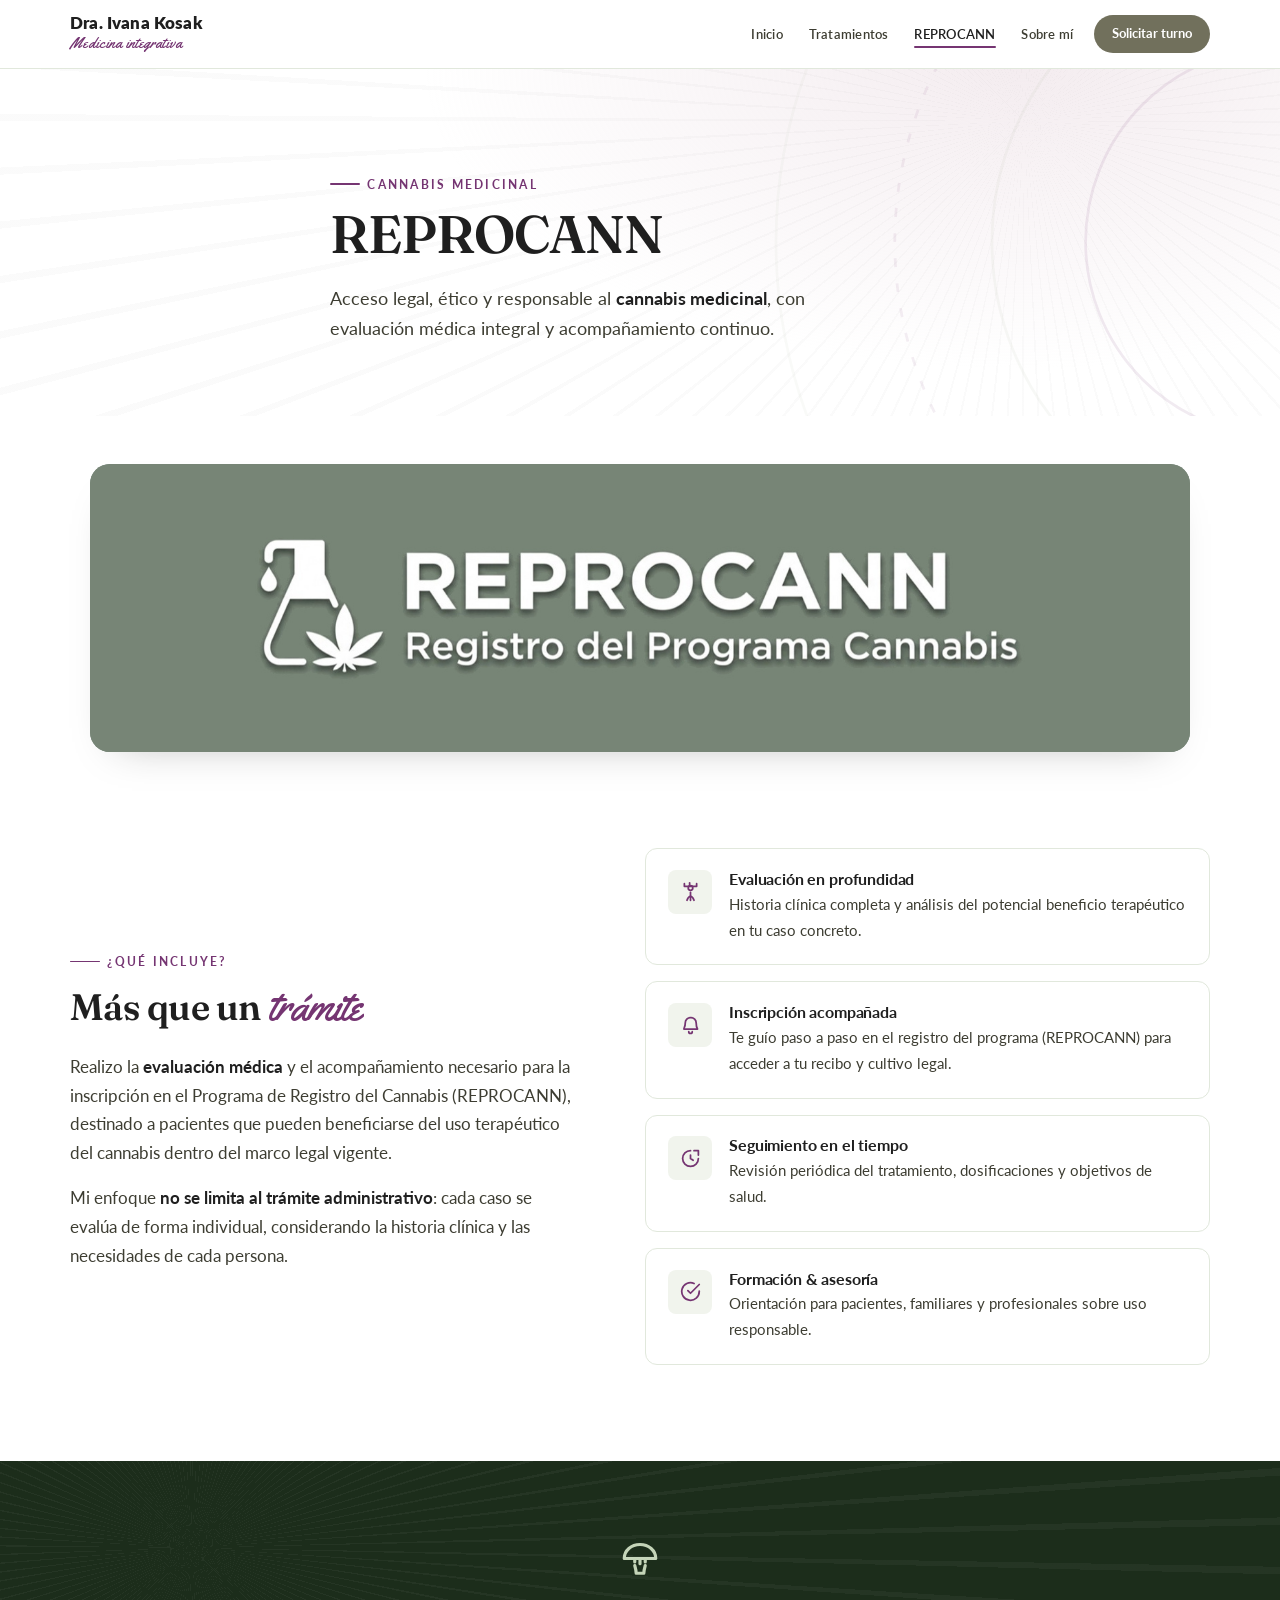
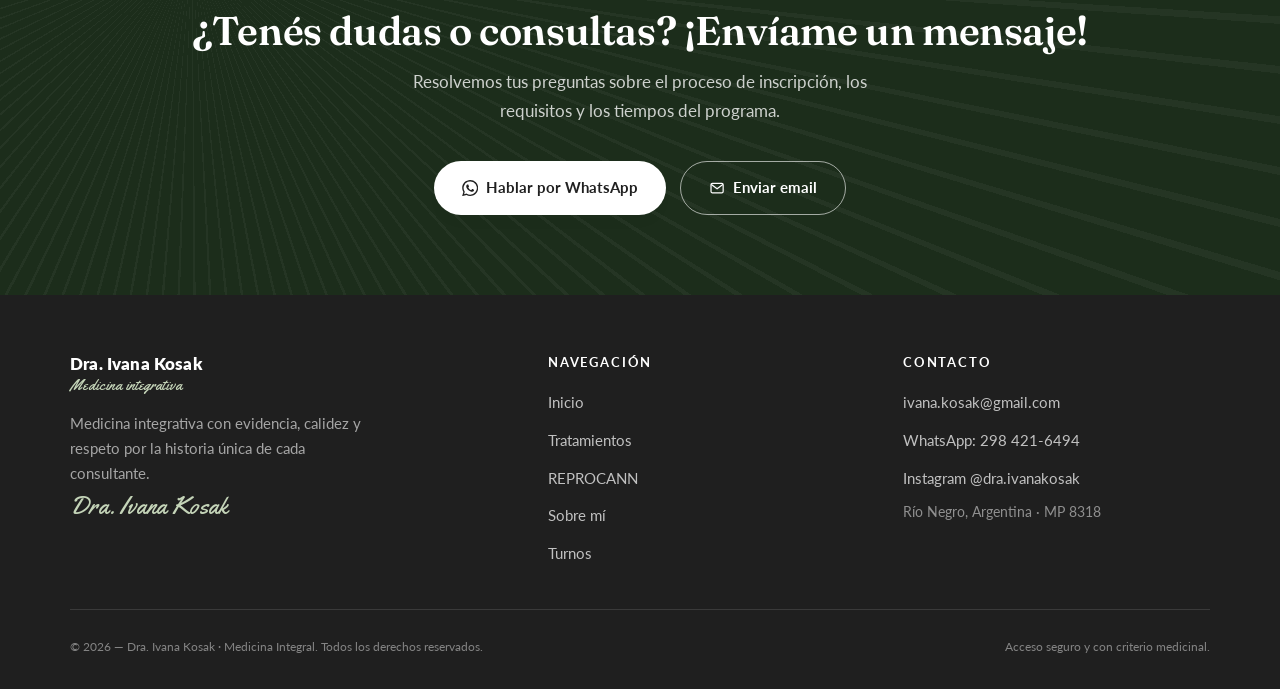
<file: reprocann.html>
<!doctype html>
<html lang="es-AR">
<head>
  <meta charset="UTF-8">
  <meta name="viewport" content="width=device-width, initial-scale=1.0">
  <meta http-equiv="refresh" content="0; url=/reprocann/">
  <title>Redirigiendo…</title>
  <link rel="canonical" href="https://ivanakosak.com/reprocann/">
  <script>location.replace("/reprocann/" + location.search + location.hash);</script>
</head>
<body><p>Esta página está ahora en <a href="/reprocann/">/reprocann/</a>.</p></body>
</html>
</file>
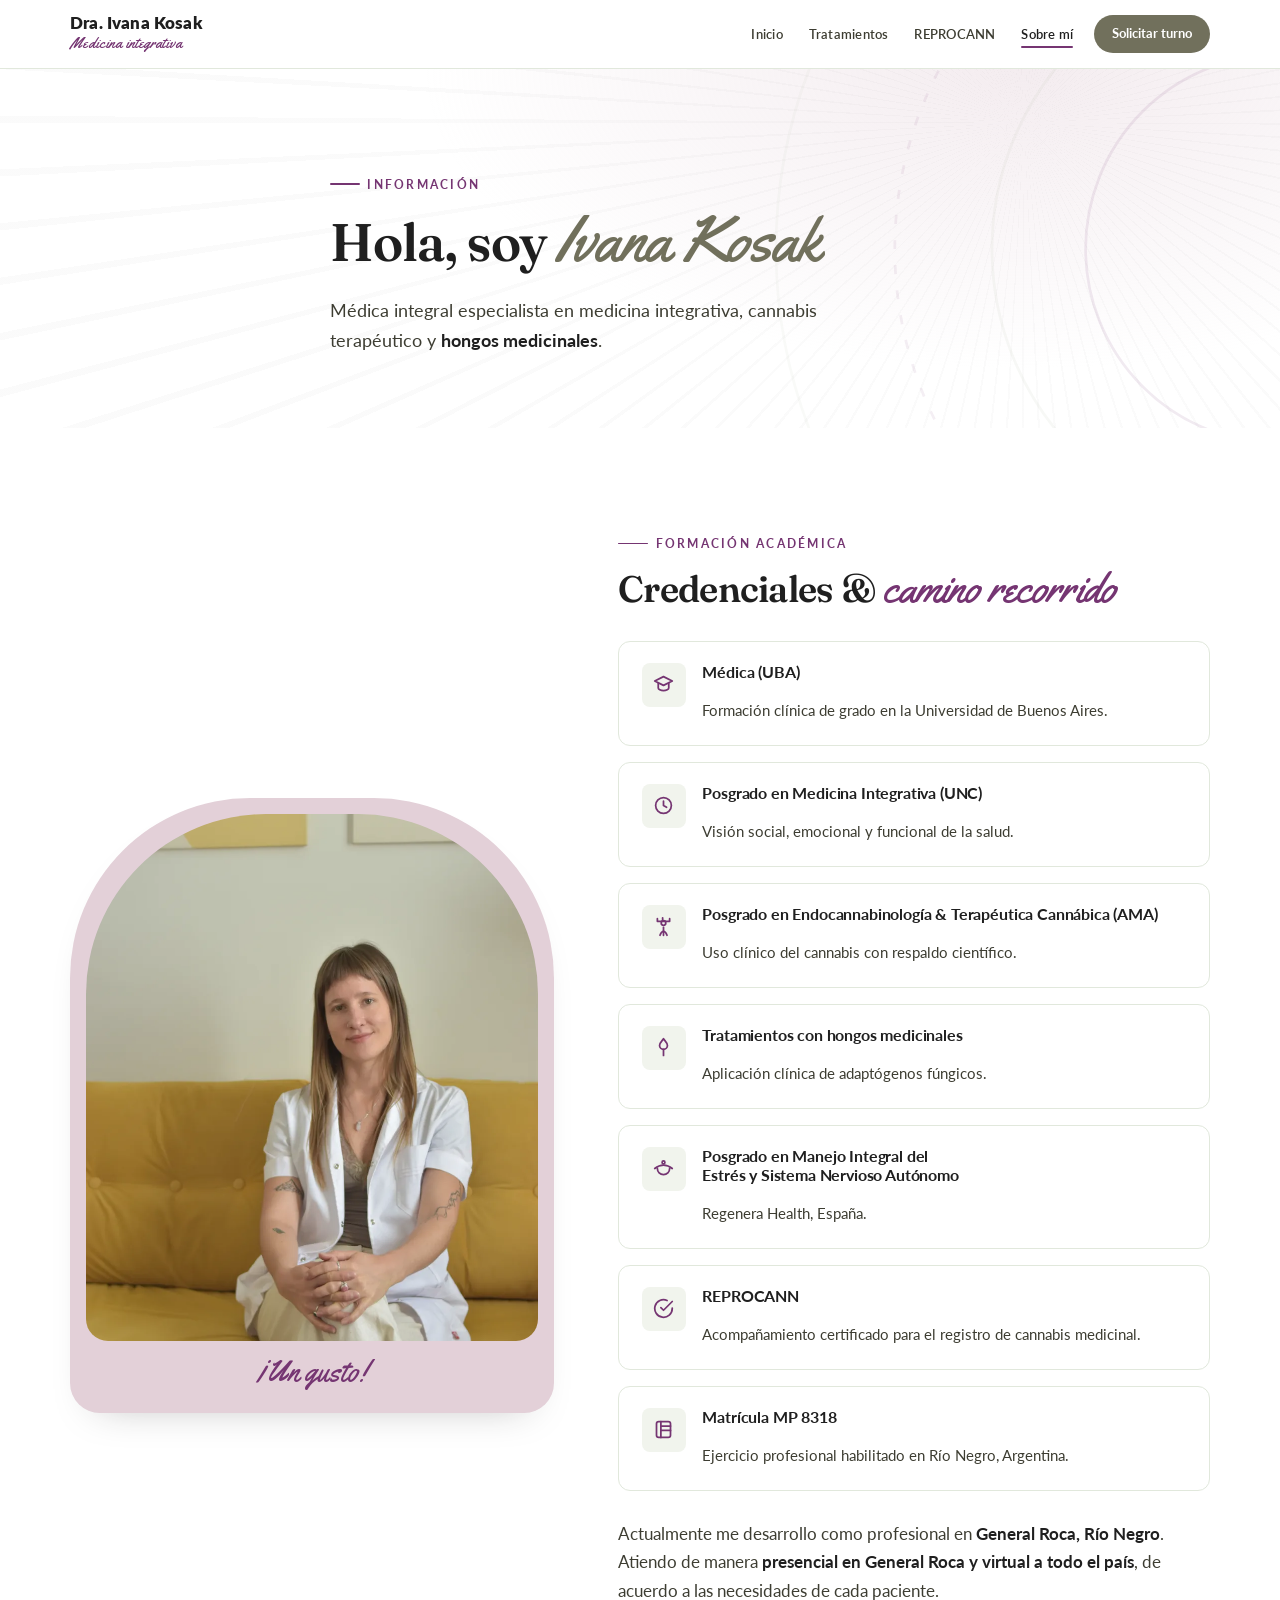
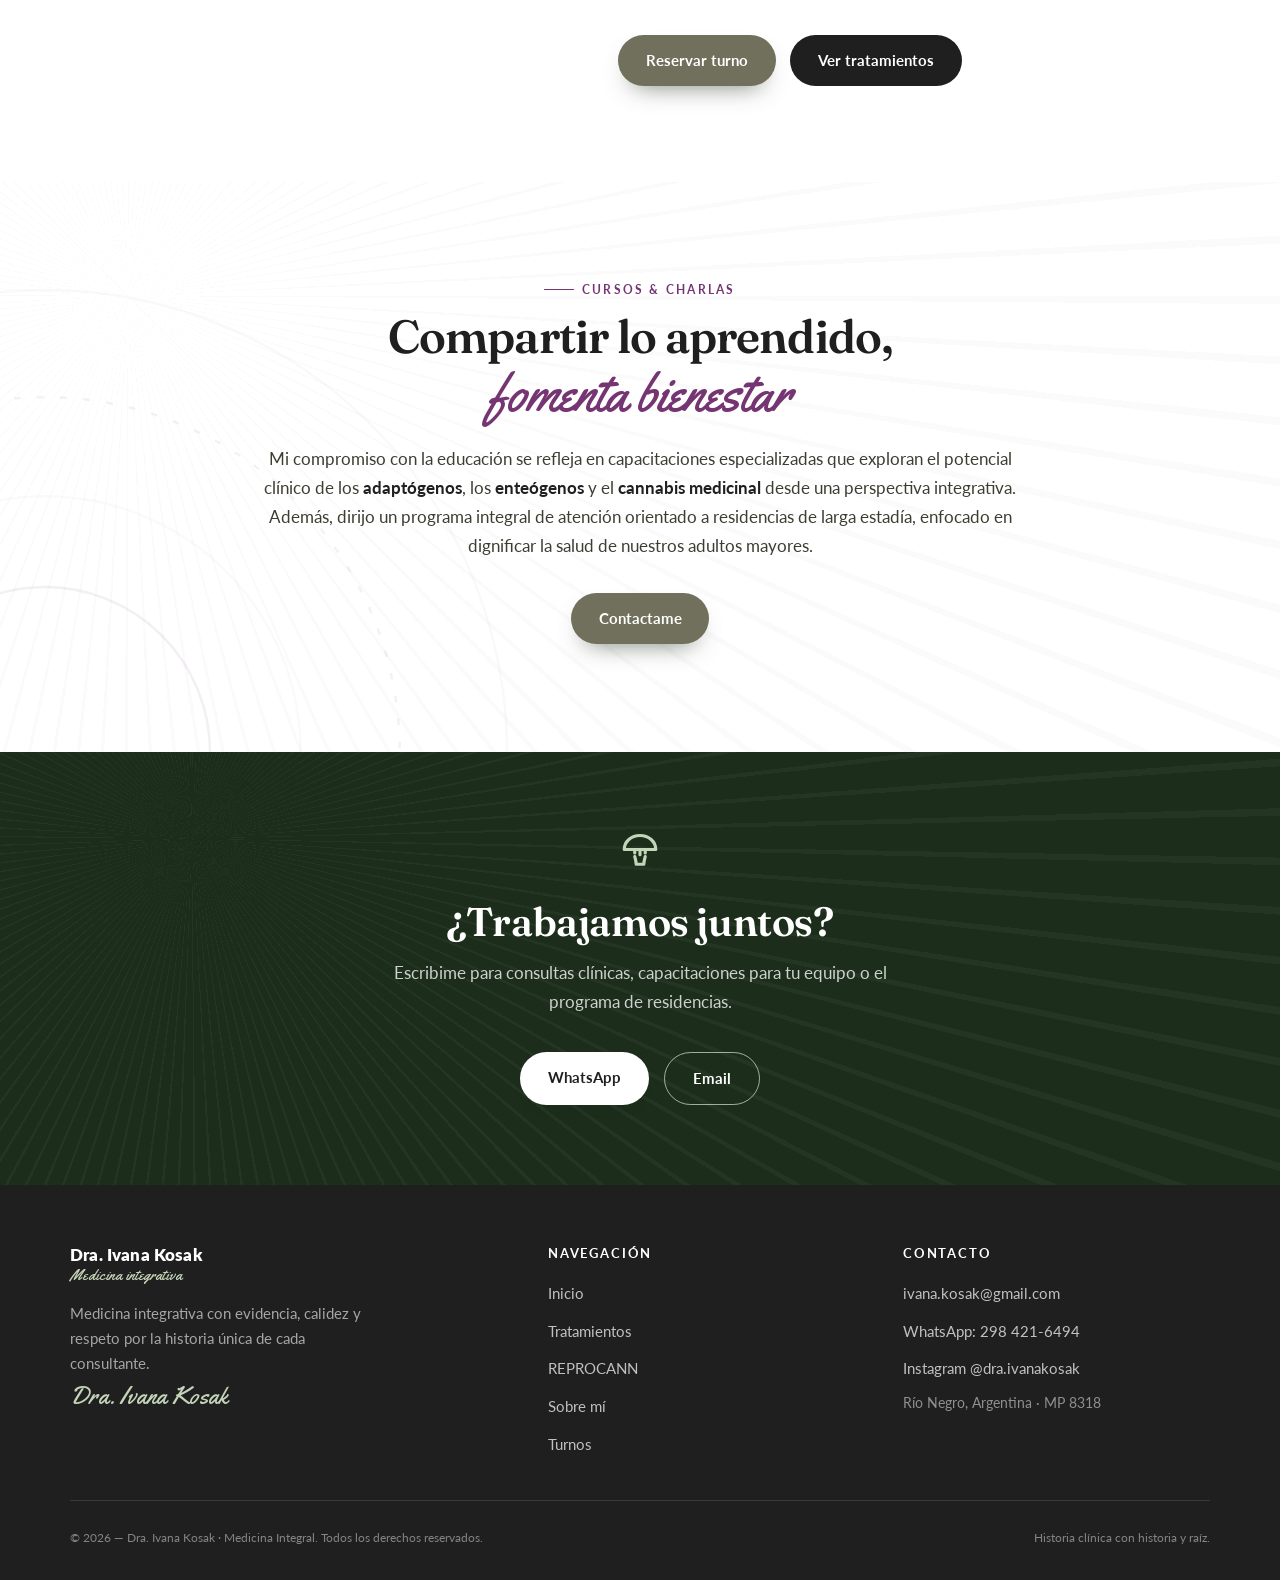
<file: sobre-mi.html>
<!doctype html>
<html lang="es-AR">
<head>
  <meta charset="UTF-8">
  <meta name="viewport" content="width=device-width, initial-scale=1.0">
  <meta http-equiv="refresh" content="0; url=/sobre-mi/">
  <title>Redirigiendo…</title>
  <link rel="canonical" href="https://ivanakosak.com/sobre-mi/">
  <script>location.replace("/sobre-mi/" + location.search + location.hash);</script>
</head>
<body><p>Esta página está ahora en <a href="/sobre-mi/">/sobre-mi/</a>.</p></body>
</html>
</file>
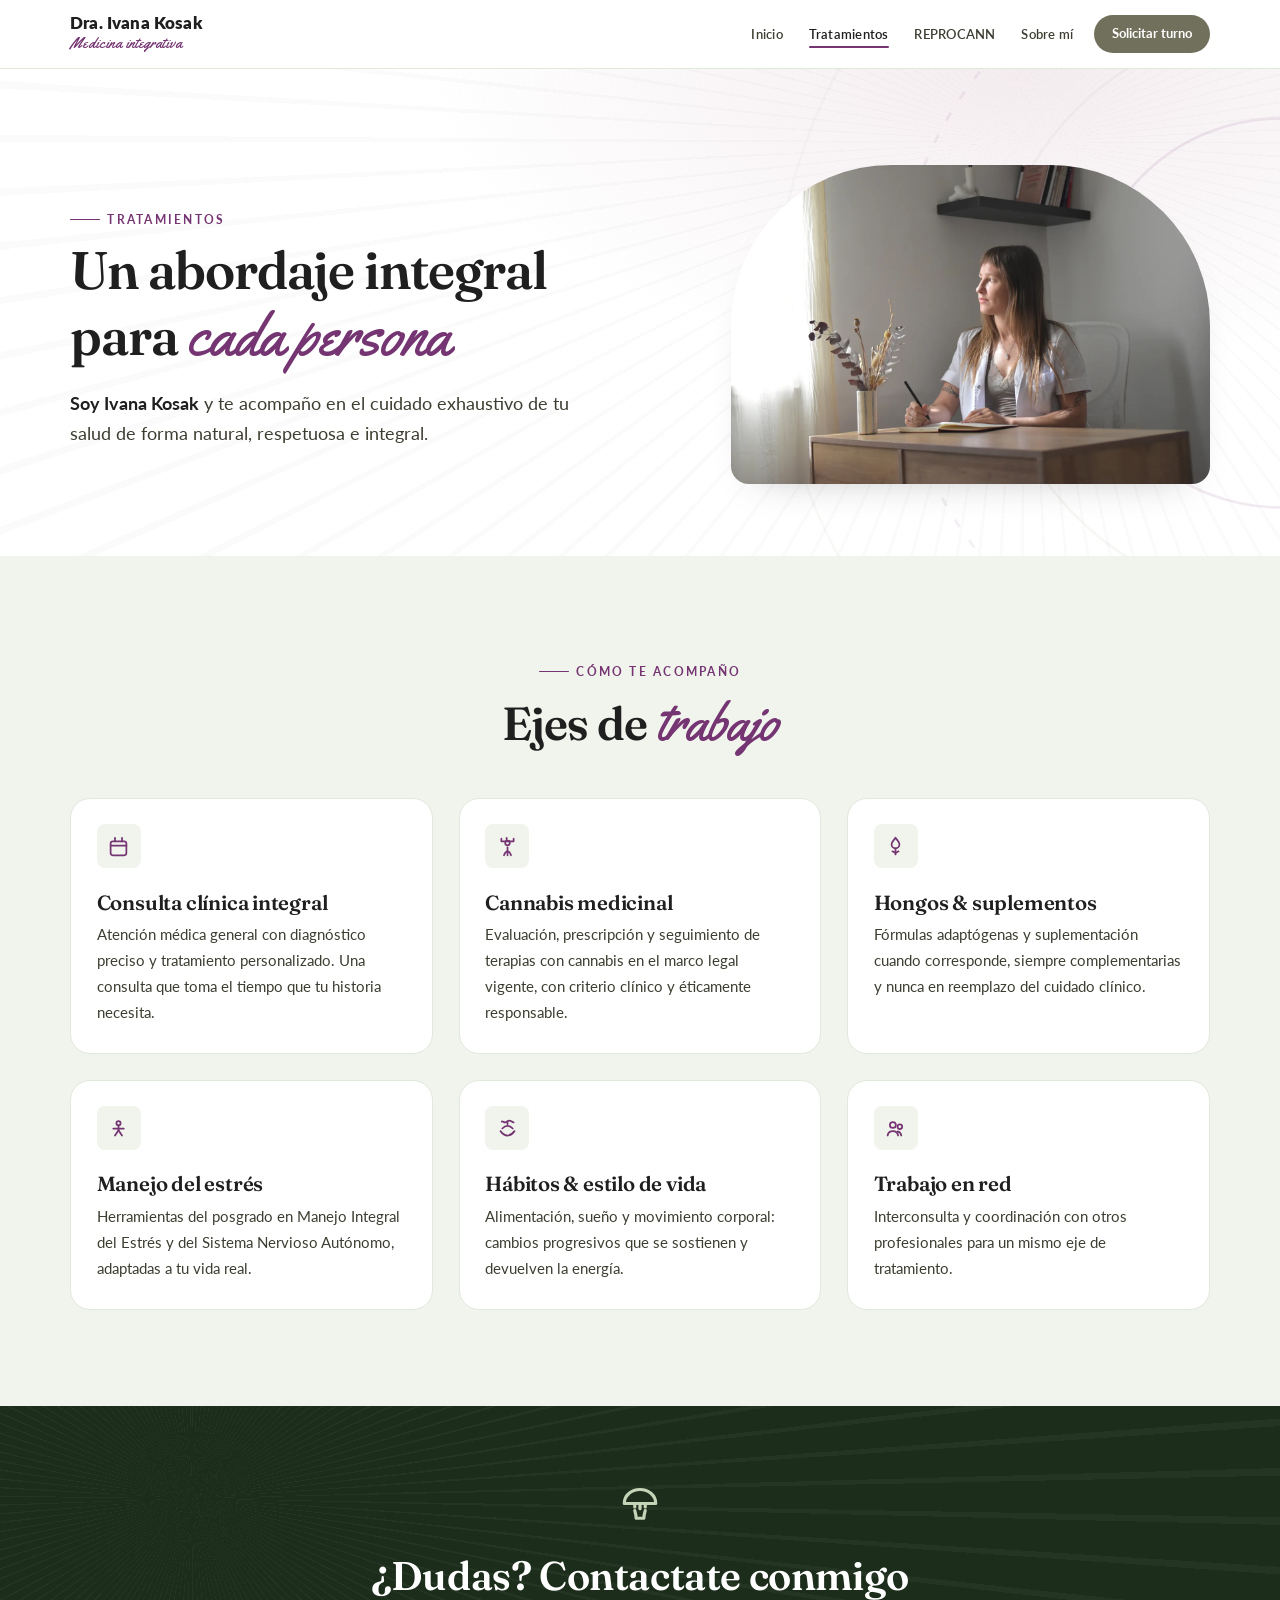
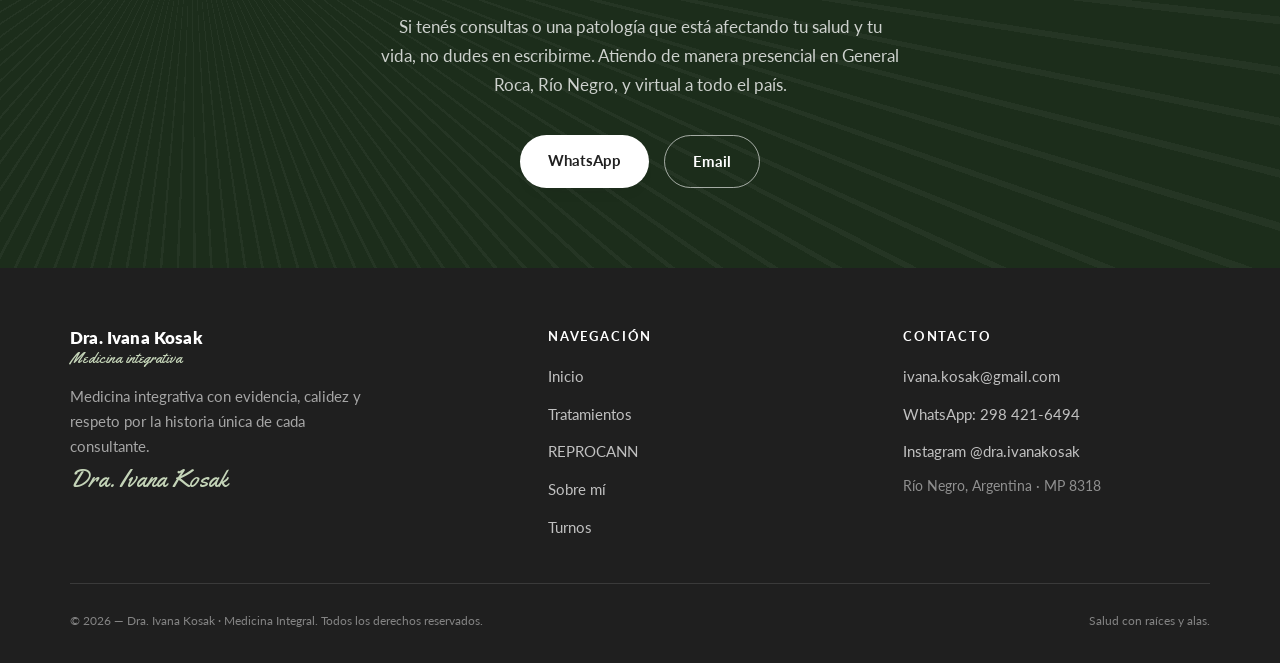
<file: tratamientos.html>
<!doctype html>
<html lang="es-AR">
<head>
  <meta charset="UTF-8">
  <meta name="viewport" content="width=device-width, initial-scale=1.0">
  <meta http-equiv="refresh" content="0; url=/tratamientos/">
  <title>Redirigiendo…</title>
  <link rel="canonical" href="https://ivanakosak.com/tratamientos/">
  <script>location.replace("/tratamientos/" + location.search + location.hash);</script>
</head>
<body><p>Esta página está ahora en <a href="/tratamientos/">/tratamientos/</a>.</p></body>
</html>
</file>
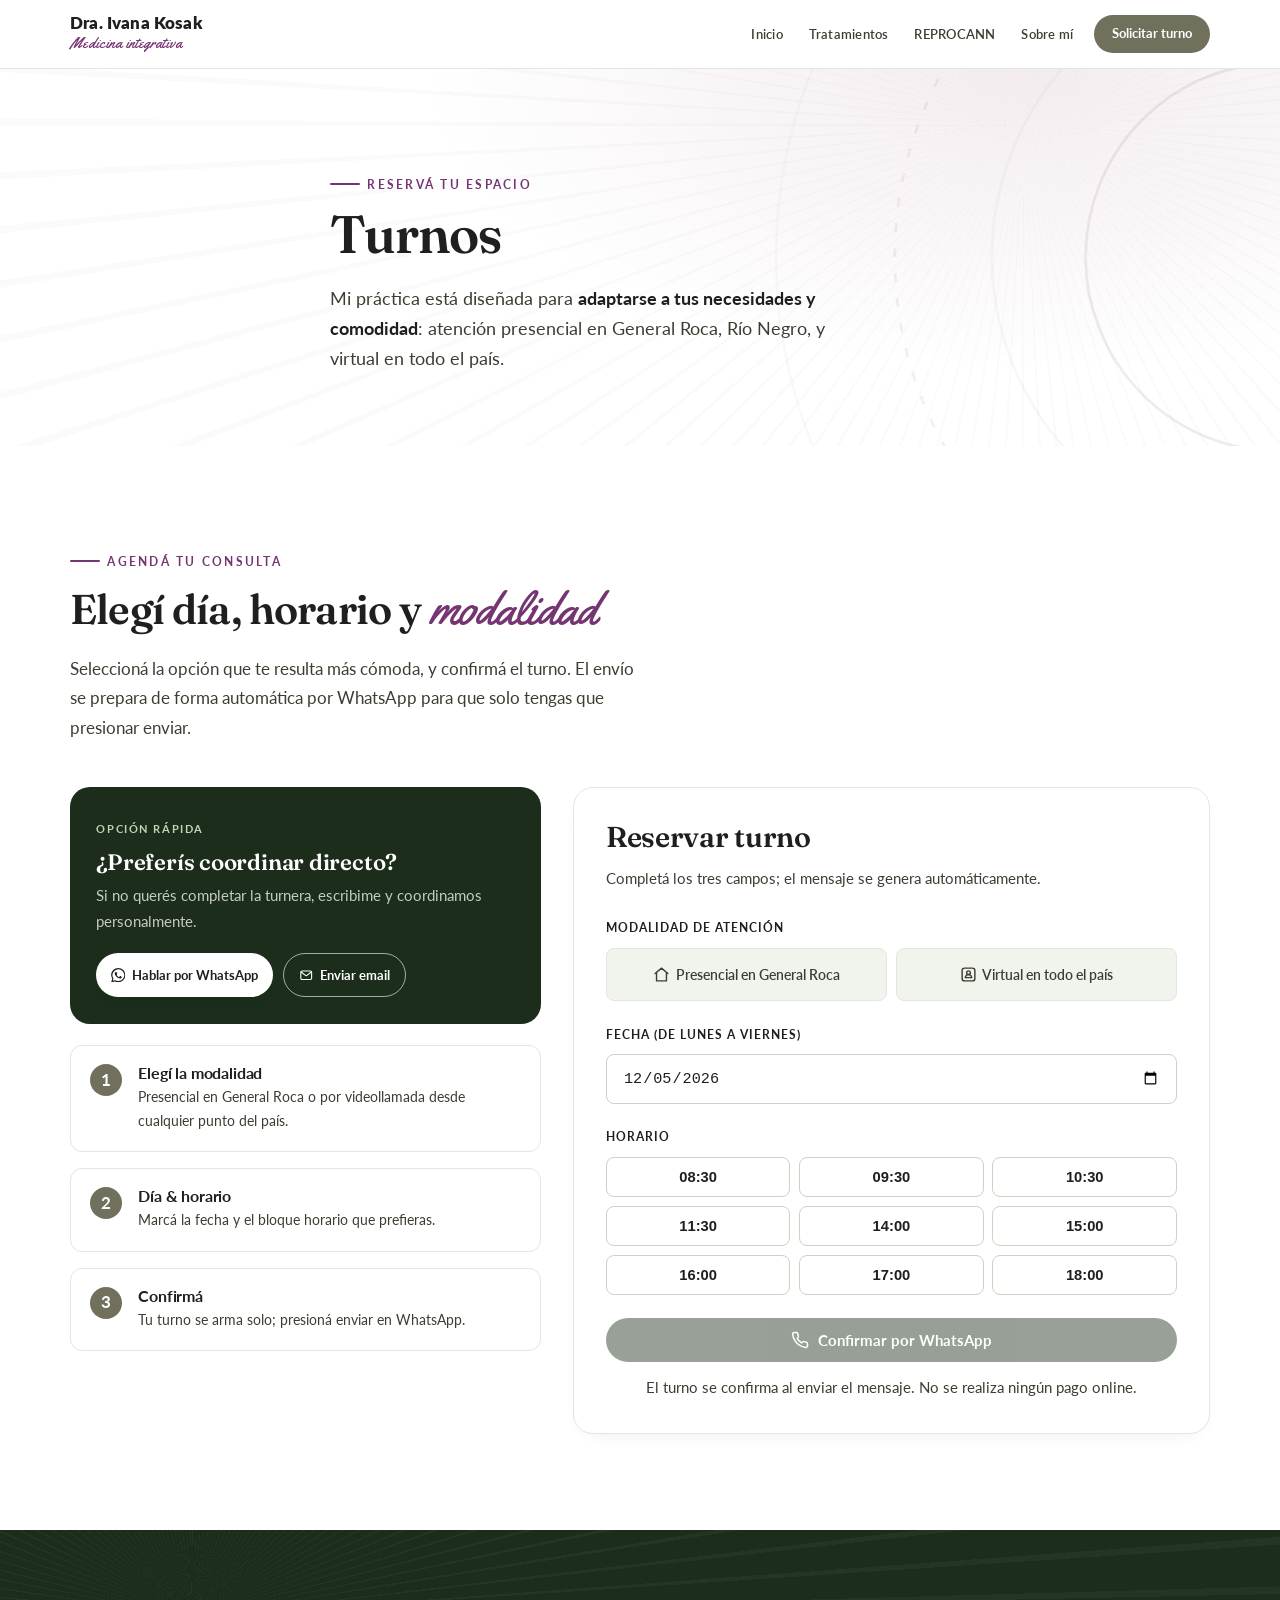
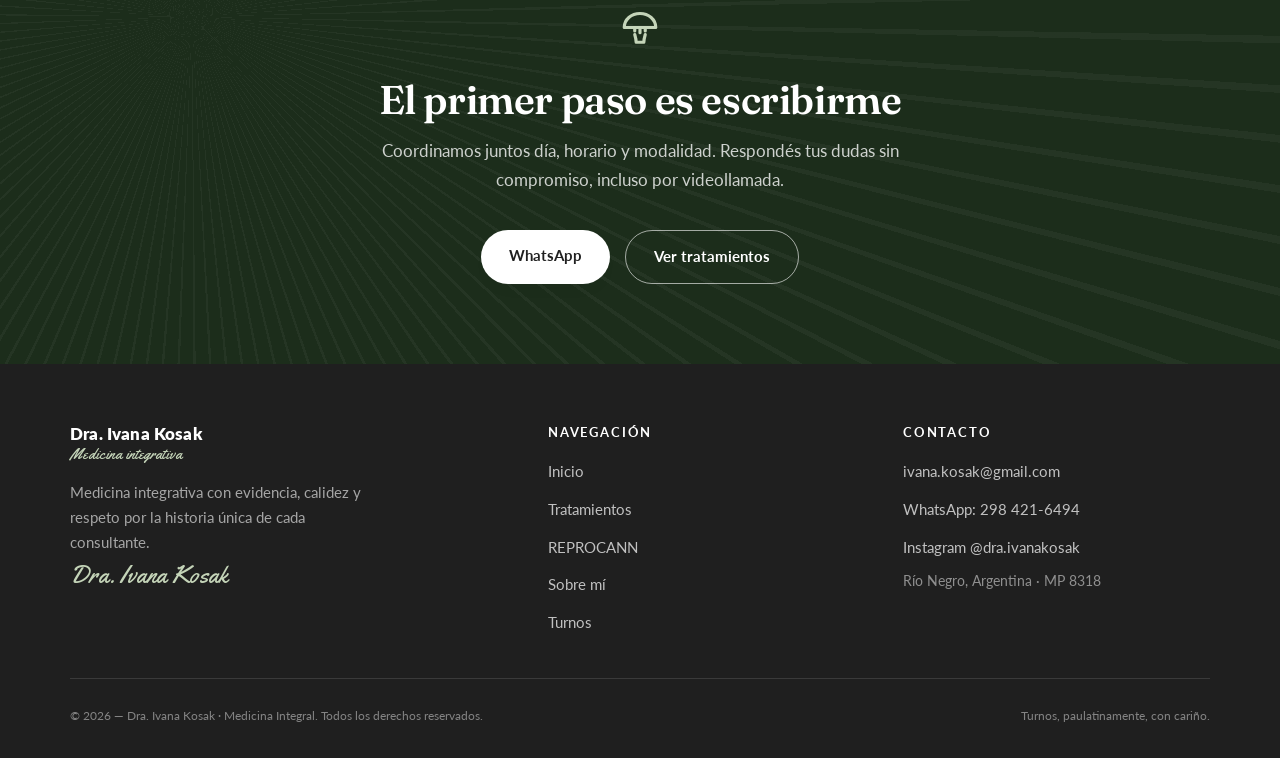
<file: turnos.html>
<!doctype html>
<html lang="es-AR">
<head>
  <meta charset="UTF-8">
  <meta name="viewport" content="width=device-width, initial-scale=1.0">
  <meta http-equiv="refresh" content="0; url=/turnos/">
  <title>Redirigiendo…</title>
  <link rel="canonical" href="https://ivanakosak.com/turnos/">
  <script>location.replace("/turnos/" + location.search + location.hash);</script>
</head>
<body><p>Esta página está ahora en <a href="/turnos/">/turnos/</a>.</p></body>
</html>
</file>
<file: assets/css/styles.css>
/* ============================================
   Ivana Kosak — Medicina Integral
   Identidad: Clínica Orgánica
   Paleta: blanco · verde salvia · rosa empolvado · carbón · oliva
   Acentos: berenjena · vino · verde salvia
   Tipografías: Fraunces (display) · Lato (cuerpo) · Yellowtail (firma)
   ============================================ */

:root {
  /* fondos */
  --hueso: #ffffff;
  --hueso-2: #f1f4ed;
  --piedra: #e3d0d8;
  --crema: #ffffff;
  --blanco: #ffffff;

  /* tinta */
  --carbon: #1f1f1f;
  --gris: #3d3d32;
  --gris-suave: #71705c;

  /* marca */
  --musgo: #71705c;
  --musgo-osc: #1c2d1b;
  --oliva: #1c2d1b;
  --verde-salvia-claro: #c4d4b8;

  /* acentos naturales */
  --berenjena: #753572;
  --vino: #3b120b;

  /* bordes / sombras */
  --borde: #e1e8dc;
  --borde-fuerte: #c8d5c0;
  --radius-lg: 20px;
  --radius-md: 12px;
  --radius-sm: 8px;
  --shadow-card: 0 18px 40px -28px rgba(31, 31, 31, 0.35);
  --shadow-soft: 0 8px 24px -18px rgba(31, 31, 31, 0.22);
  --focus-ring: 0 0 0 3px rgba(117, 53, 114, 0.35);
  --ease-out: cubic-bezier(0.22, 1, 0.36, 1);

  /* fuentes */
  --font-display: "Fraunces", Georgia, serif;
  --font-body: "Lato", "Helvetica Neue", Arial, sans-serif;
  --font-firma: "Yellowtail", cursive;
}

* { margin: 0; padding: 0; box-sizing: border-box; }

html { scroll-behavior: smooth; }

body {
  font-family: var(--font-body);
  font-size: 1.0625rem;
  line-height: 1.7;
  color: var(--gris);
  background: var(--hueso);
  -webkit-font-smoothing: antialiased;
  overflow-x: hidden;
}

/* ============================================
   PATRONES ORGÁNICOS (láminas y estratos)
   ============================================ */
.pattern-gills {
  background:
    repeating-conic-gradient(from 0deg at 50% 50%, rgba(31, 31, 31, 0.03) 0deg 0.5deg, transparent 0.5deg 2.4deg);
}
.pattern-rings {
  background:
    repeating-radial-gradient(circle at 50% 50%, rgba(117, 53, 114, 0.07) 0 2px, transparent 2px 30px);
}
.grain { position: relative; }
.grain::after {
  content: "";
  position: absolute;
  inset: 0;
  pointer-events: none;
  opacity: 0.5;
  background-image: url("data:image/svg+xml,%3Csvg xmlns='http://www.w3.org/2000/svg' width='140' height='140'%3E%3Cfilter id='n'%3E%3CfeTurbulence type='fractalNoise' baseFrequency='0.9' numOctaves='2' stitchTiles='stitch'/%3E%3C/filter%3E%3Crect width='100%25' height='100%25' filter='url(%23n)' opacity='0.04'/%3E%3C/svg%3E");
}

img { max-width: 100%; display: block; height: auto; }
a { color: inherit; }

h1, h2, h3, h4 {
  font-family: var(--font-display);
  font-weight: 600;
  line-height: 1.15;
  color: var(--carbon);
  letter-spacing: -0.01em;
  text-wrap: balance;
}

strong { color: var(--carbon); font-weight: 700; }

/* ---------- utilidades ---------- */
.wrap { width: min(1140px, 92vw); margin: 0 auto; }

.firma {
  font-family: var(--font-firma);
  font-weight: 400;
  font-size: 1.3em;
  color: var(--berenjena);
}

.etiqueta {
  display: inline-flex;
  align-items: center;
  gap: 0.6em;
  font-family: var(--font-body);
  font-size: 0.78rem;
  font-weight: 700;
  letter-spacing: 0.18em;
  text-transform: uppercase;
  color: var(--berenjena);
}
.etiqueta::before {
  content: "";
  width: 30px; height: 1.5px;
  background: var(--berenjena);
  border-radius: 2px;
}

/* ---------- botones ---------- */
.btn {
  display: inline-block;
  font-family: var(--font-body);
  font-weight: 700;
  font-size: 0.92rem;
  padding: 0.9em 1.9em;
  border-radius: 999px;
  text-decoration: none;
  transition: transform 0.25s var(--ease-out), box-shadow 0.25s, background 0.25s, color 0.25s;
  cursor: pointer;
  border: none;
  color: var(--blanco);
}
.btn:focus-visible { outline: none; box-shadow: var(--focus-ring); }
.btn--icon { display: inline-flex; align-items: center; justify-content: center; gap: 0.55em; }
.btn--icon svg { width: 1.1em; height: 1.1em; flex: none; }

.btn--primario {
  background: var(--musgo);
  box-shadow: 0 12px 26px -14px rgba(28, 45, 27, 0.7);
}
.btn--primario:hover { transform: translateY(-2px); background: var(--musgo-osc); box-shadow: 0 16px 30px -14px rgba(28, 45, 27, 0.8); }

.btn--claro {
  background: var(--blanco);
  color: var(--carbon);
  box-shadow: var(--shadow-soft);
}
.btn--claro:hover { transform: translateY(-2px); box-shadow: var(--shadow-card); }

.btn--contorno {
  background: transparent;
  color: var(--blanco);
  border: 1.5px solid rgba(255, 255, 255, 0.6);
}
.btn--contorno:hover { background: rgba(255, 255, 255, 0.12); transform: translateY(-2px); }

.btn--oscuro {
  background: var(--carbon);
  color: var(--blanco);
}
.btn--oscuro:hover { transform: translateY(-2px); background: var(--vino); }

.btn--whatsapp {
  display: inline-flex;
  align-items: center;
  justify-content: center;
  gap: 0.55em;
  background: var(--musgo-osc);
  color: var(--blanco);
}
.btn--whatsapp:hover { transform: translateY(-2px); background: var(--musgo-osc); }
.btn--whatsapp svg { width: 1.15em; height: 1.15em; flex: none; }

/* ============================================
   HEADER / NAV
   ============================================ */
.header {
  position: sticky;
  top: 0;
  z-index: 100;
  background: rgba(255, 255, 255, 0.86);
  backdrop-filter: blur(14px);
  -webkit-backdrop-filter: blur(14px);
  border-bottom: 1px solid var(--borde);
}
.header__inner {
  display: flex;
  align-items: center;
  justify-content: space-between;
  padding: 0.9rem 0;
}
.logo { display: flex; flex-direction: column; text-decoration: none; line-height: 1.12; }
.header .logo, .footer__marca .logo { gap: 0.08rem; }
.logo__nombre {
  font-family: var(--font-body);
  font-weight: 800;
  font-size: 1.05rem;
  letter-spacing: 0.01em;
  color: var(--carbon);
}
.logo__tag {
  font-family: var(--font-firma);
  font-size: 0.95rem;
  color: var(--berenjena);
  margin-top: -1px;
}
.header .logo__tag, .footer__marca .logo__tag { margin-top: 0; line-height: 1.25; }
.nav { display: flex; align-items: center; gap: 1.3rem; margin-left: auto; }
.nav__lista { display: flex; gap: 1.6rem; list-style: none; }
.nav__link {
  font-family: var(--font-body);
  font-weight: 600;
  font-size: 0.82rem;
  letter-spacing: 0.02em;
  text-decoration: none;
  color: var(--gris);
  position: relative;
  padding-block: 0.4em;
  transition: color 0.2s;
}
.nav__link::after {
  content: "";
  position: absolute;
  left: 0; bottom: 0;
  height: 1.5px; width: 100%;
  border-radius: 2px;
  background: var(--berenjena);
  transform: scaleX(0);
  transform-origin: left;
  transition: transform 0.3s var(--ease-out);
}
.nav__link:hover { color: var(--carbon); }
.nav__link:hover::after, .nav__link--activo::after { transform: scaleX(1); }
.nav__link--activo { color: var(--carbon); }
.nav__link:focus-visible, .nav__cta:focus-visible { outline: none; box-shadow: var(--focus-ring); border-radius: 6px; }

.nav__cta {
  font-family: var(--font-body);
  font-weight: 700;
  font-size: 0.8rem;
  padding: 0.65em 1.4em;
  border-radius: 999px;
  background: var(--musgo);
  color: var(--blanco);
  text-decoration: none;
  transition: transform 0.25s var(--ease-out), background 0.25s;
}
.nav__cta:hover { transform: translateY(-2px); background: var(--musgo-osc); }

.hamburger {
  display: none;
  flex-direction: column;
  gap: 5.5px;
  background: none;
  border: none;
  padding: 0.5rem;
  cursor: pointer;
}
.hamburger span { width: 24px; height: 2px; border-radius: 2px; background: var(--carbon); transition: transform 0.3s var(--ease-out), opacity 0.3s; }
.hamburger--abierto span:nth-child(1) { transform: translateY(7.5px) rotate(45deg); }
.hamburger--abierto span:nth-child(2) { opacity: 0; }
.hamburger--abierto span:nth-child(3) { transform: translateY(-7.5px) rotate(-45deg); }

/* skip link */
.skip-link {
  position: absolute;
  left: 1rem;
  top: -100px;
  z-index: 200;
  background: var(--carbon);
  color: var(--crema);
  padding: 0.7em 1.2em;
  border-radius: 8px;
  text-decoration: none;
  font-weight: 700;
  font-size: 0.85rem;
  transition: top 0.2s;
}
.skip-link:focus { top: 1rem; }

@media (max-width: 860px) {
  .hamburger { display: flex; }
  .nav {
    position: fixed;
    top: 64px;
    left: 0;
    right: 0;
    bottom: 0;
    height: calc(100dvh - 64px);
    min-height: 60vh;
    background: var(--crema);
    display: none;
    flex-direction: column;
    align-items: center;
    justify-content: flex-start;
    gap: 0.5rem;
    z-index: 99;
    padding: 2.5rem 1.5rem 3rem;
    overflow-y: auto;
    -webkit-overflow-scrolling: touch;
  }
  .nav--abierto { display: flex; }
  .nav__lista { flex-direction: column; align-items: center; gap: 1.5rem; }
  .nav__link { font-size: 1.15rem; color: var(--carbon); }
  .nav__cta { margin-top: 1.4rem; }
}

/* ============================================
   HERO
   ============================================ */
.hero {
  position: relative;
  min-height: 88vh;
  display: flex;
  align-items: center;
  overflow: hidden;
  background:
    radial-gradient(1200px 700px at 88% 12%, rgba(227, 208, 216, 0.35), transparent 60%),
    linear-gradient(160deg, var(--hueso) 0%, var(--hueso-2) 100%);
}
.hero::before {
  content: "";
  position: absolute;
  inset: 0;
  background: repeating-conic-gradient(from 0deg at 88% 20%, rgba(31, 31, 31, 0.025) 0deg 0.4deg, transparent 0.4deg 3deg);
  pointer-events: none;
}
.hero__anillos {
  position: absolute;
  width: 130vmin; height: 130vmin;
  top: 50%; right: -46vmin;
  transform: translateY(-50%);
  opacity: 0.7;
  pointer-events: none;
}
.hero__inner {
  position: relative;
  display: grid;
  grid-template-columns: minmax(0, 1.05fr) minmax(0, 0.8fr);
  align-items: center;
  gap: 4rem;
  padding: 5.5rem 0 4rem;
}
.hero__saludo {
  font-family: var(--font-display);
  font-size: clamp(2.5rem, 5.6vw, 4.1rem);
  font-weight: 600;
  line-height: 1.08;
  color: var(--carbon);
  margin-top: 1rem;
  letter-spacing: -0.02em;
}
.hero__saludo .acento { color: var(--berenjena); font-style: italic; position: relative; white-space: nowrap; }
.hero__saludo .acento svg { position: absolute; left: 0; bottom: -0.14em; width: 100%; height: 0.22em; }
.hero__pregunta { margin-top: 1.15rem; color: var(--berenjena); font-family: var(--font-display); font-size: 1.25rem; font-weight: 600; }
.hero__sub {
  font-size: clamp(0.98rem, 1.55vw, 1.08rem);
  line-height: 1.58;
  color: var(--gris);
  max-width: 54ch;
  margin-top: 1rem;
}
.hero__pregunta + .hero__sub { margin-top: 0.45rem; }
.hero__sub p + p { margin-top: 0.75rem; }
.hero__resumen, .hero__detalle-movil { display: none; }
.hero__firma { font-size: 2.1rem; }
.hero__acciones { display: flex; flex-wrap: wrap; gap: 0.9rem; margin-top: 1.6rem; }
.hero__mini { margin-top: 1.7rem; font-size: 0.9rem; color: var(--gris-suave); }
.hero__mini strong { color: var(--carbon); }

.hero__figura { position: relative; justify-self: center; width: min(400px, 88%); }
.hero__figura::before {
  content: "";
  position: absolute;
  inset: 4% -6% 0;
  border-radius: 200px 200px 40px 40px;
  background: linear-gradient(160deg, var(--verde-salvia-claro), var(--piedra));
  box-shadow: 0 40px 70px -40px rgba(31, 31, 31, 0.5);
}
.hero__figura::after {
  content: "";
  position: absolute;
  inset: -3% -9% -4%;
  border: 1px solid rgba(117, 53, 114, 0.3);
  border-radius: 220px 220px 46px 46px;
  pointer-events: none;
}
.hero__retrato {
  position: relative;
  width: 100%;
  height: auto;
  object-fit: cover;
  border-radius: 200px 200px 30px 30px;
  aspect-ratio: 3 / 3.6;
  filter: saturate(0.92);
}
@media (max-width: 900px) {
  .hero { min-height: auto; }
  .hero__inner { grid-template-columns: 1fr; text-align: center; padding-top: 3rem; gap: 2.6rem; }
  .hero__sub { margin-inline: auto; }
  .hero__acciones { justify-content: center; }
  .hero__figura { order: -1; width: min(260px, 68%); }
}
@media (max-width: 600px) {
  .hero__inner { padding: 1.15rem 0 1.5rem; gap: 0.55rem; }
  .hero__figura { width: min(124px, 34vw); }
  .hero__saludo { margin-top: 0.45rem; font-size: clamp(1.9rem, 8.2vw, 2.25rem); line-height: 1.04; }
  .hero__pregunta { margin-top: 0.55rem; font-size: 1.05rem; }
  .hero__sub { display: none; }
  .hero__resumen { display: block; max-width: 40ch; margin: 0.45rem auto 0; color: var(--gris); font-size: 0.9rem; line-height: 1.43; }
  .hero__detalle-movil { display: block; margin-top: 0.45rem; }
  .hero__detalle-movil summary { display: inline-flex; align-items: center; gap: 0.35rem; border-bottom: 1px solid currentColor; color: var(--berenjena); font-size: 0.85rem; font-weight: 700; line-height: 1.35; list-style: none; cursor: pointer; }
  .hero__detalle-movil summary::-webkit-details-marker { display: none; }
  .hero__detalle-movil summary::after { content: "+"; font-size: 1.1em; }
  .hero__detalle-movil[open] summary::after { content: "−"; }
  .hero__detalle-contenido { margin-top: 0.75rem; color: var(--gris); font-size: 0.9rem; line-height: 1.48; text-align: left; }
  .hero__detalle-contenido p + p { margin-top: 0.7rem; }
  .hero__firma { margin-top: 0.4rem; font-size: 1.45rem; }
  .hero__acciones { margin-top: 0.55rem; }
  .hero__acciones .btn { padding: 0.68em 1.5em; font-size: 0.86rem; }
  .hero__mini { margin-top: 0.65rem; font-size: 0.78rem; line-height: 1.35; }
}

/* ============================================
   FRANJA DE CONFIANZA
   ============================================ */
.franja {
  background: var(--oliva);
  color: rgba(255, 255, 255, 0.85);
  padding: 1.2rem 0;
}
.franja__inner {
  display: flex;
  flex-wrap: wrap;
  justify-content: center;
  gap: 0.6rem 3.2rem;
  font-size: 0.8rem;
  font-weight: 600;
  letter-spacing: 0.1em;
  text-transform: uppercase;
}
.franja__item { display: flex; align-items: center; gap: 0.55em; }
.franja__item svg { width: 14px; height: 14px; flex: none; color: var(--verde-salvia-claro); }

/* ============================================
   SECCIONES
   ============================================ */
.seccion { padding: 6rem 0; position: relative; }
.seccion--crema2 { background: var(--hueso-2); }
.seccion--blanca { background: var(--crema); }

.cabecera-seccion { margin-bottom: 2.8rem; max-width: 58ch; }
.cabecera-seccion--centrada { margin-inline: auto; text-align: center; }
.cabecera-seccion--centrada .etiqueta { justify-content: center; }
.titulo-seccion {
  font-family: var(--font-display);
  font-size: clamp(2rem, 4vw, 2.9rem);
  font-weight: 600;
  margin-top: 0.6rem;
  letter-spacing: -0.02em;
}
.titulo-seccion .firma { font-size: 1.15em; }

/* ---- Medicina integral (2 columnas) ---- */
.integral__grid { display: grid; grid-template-columns: minmax(0, 0.95fr) minmax(0, 1.05fr); gap: 4rem; align-items: center; }
.integral__intro { margin-top: 1.1rem; font-size: 1.08rem; color: var(--gris); }
.integral__pasos { margin-top: 1.3rem; padding: 0; list-style: none; }
.integral__pasos li { padding: 0.48rem 0; border-top: 1px solid var(--borde-fuerte); color: var(--gris); font-size: 0.98rem; line-height: 1.4; }

.cards-puntos { display: grid; gap: 1rem; }
.punto {
  display: flex;
  gap: 1.05rem;
  padding: 1.3rem 1.4rem;
  background: var(--crema);
  border: 1px solid var(--borde);
  border-radius: var(--radius-md);
  transition: transform 0.3s var(--ease-out), border-color 0.3s, box-shadow 0.3s;
}
.punto:hover { transform: translateX(5px); border-color: var(--borde-fuerte); box-shadow: var(--shadow-card); }
.punto__icono {
  flex: none;
  width: 44px; height: 44px;
  display: grid; place-items: center;
  border-radius: var(--radius-sm);
  background: var(--hueso-2);
  color: var(--berenjena);
}
.punto__icono svg { width: 21px; height: 21px; }
.punto h3 { font-family: var(--font-body); font-size: 1.02rem; font-weight: 700; color: var(--carbon); margin-bottom: 0.2rem; }
.punto p { font-size: 0.95rem; color: var(--gris); }


@media (max-width: 900px) { .integral__grid { grid-template-columns: 1fr; gap: 2.4rem; } }

/* ---- Hongos medicinales ---- */
.hongos {
  position: relative;
  overflow: hidden;
  color: var(--crema);
  background:
    radial-gradient(900px 500px at 90% 0%, rgba(117, 53, 114, 0.3), transparent 55%),
    linear-gradient(150deg, var(--oliva) 0%, var(--musgo-osc) 60%, var(--oliva) 100%);
  padding: 6rem 0;
}
.hongos::before {
  content: "";
  position: absolute;
  inset: 0;
  background: repeating-radial-gradient(circle at 88% 10%, rgba(255, 255, 255, 0.05) 0 1.5px, transparent 1.5px 24px);
  pointer-events: none;
}
.hongos__anillos { position: absolute; width: 150vmin; height: 150vmin; left: -70vmin; top: 50%; transform: translateY(-50%); opacity: 0.35; pointer-events: none; }
.hongos__inner { position: relative; display: grid; grid-template-columns: 1.1fr 0.9fr; gap: 4rem; align-items: center; }
.hongos h2 { color: var(--crema); }
.hongos__texto .etiqueta { color: var(--verde-salvia-claro); }
.hongos__texto .etiqueta::before { background: var(--verde-salvia-claro); }
.hongos__texto p { margin-top: 1.1rem; color: rgba(255, 255, 255, 0.82); }
.hongos__subtitulo { margin-top: 2rem; color: var(--crema); font-family: var(--font-display); font-size: clamp(1.5rem, 2.6vw, 2rem); line-height: 1.15; }
.hongos__texto h2 .firma, .hongos__subtitulo .firma { margin-left: 0.18em; }

.hongos__tarjetas { display: grid; gap: 1rem; }
.marca-card { padding: 1.45rem 1.55rem; border: 1px solid rgba(196, 212, 184, 0.28); border-radius: var(--radius-md); background: rgba(255, 255, 255, 0.045); }
.marca-card__header { display: flex; align-items: center; justify-content: space-between; gap: 1rem; min-height: 5rem; }
.marca-card__header--esporaqi { justify-content: flex-start; }
.marca-card__kicker { display: block; color: var(--verde-salvia-claro); font-size: 0.67rem; font-weight: 700; letter-spacing: 0.16em; line-height: 1.4; text-transform: uppercase; }
.marca-card__nombre { margin-top: 0.25rem; color: var(--crema); font-size: clamp(1.65rem, 2.3vw, 2rem); letter-spacing: -0.025em; }
.marca-card__nombre--jubilo { margin-top: 0.35rem; }
.marca-card__nombre--jubilo img { width: min(11.5rem, 100%); height: auto; }
.marca-card__distintivo { align-self: flex-start; color: var(--verde-salvia-claro); border: 1px solid rgba(196, 212, 184, 0.42); border-radius: 100px; padding: 0.28rem 0.65rem; font-size: 0.64rem; font-weight: 700; letter-spacing: 0.14em; }
.marca-card__logo { width: 5.5rem; height: 5.1rem; flex: none; object-fit: contain; }
.marca-card__links { margin-top: 1.15rem; border-top: 1px solid rgba(196, 212, 184, 0.22); }
.marca-card__link { display: flex; justify-content: space-between; align-items: center; gap: 0.8rem; padding: 0.75rem 0; color: var(--crema); font-size: 0.9rem; line-height: 1.3; text-decoration: none; }
.marca-card__link + .marca-card__link { border-top: 1px solid rgba(196, 212, 184, 0.14); }
.marca-card__link > span:last-child { color: var(--verde-salvia-claro); white-space: nowrap; }
.marca-card__link:hover > span:last-child { color: var(--crema); }
.marca-card__link:focus-visible { outline: 2px solid var(--verde-salvia-claro); outline-offset: 3px; }
.hongo-card__icono { width: 42px; height: 42px; color: var(--verde-salvia-claro); margin-bottom: 0.7rem; }
.hongos__cta { margin-top: 2rem; }
@media (max-width: 900px) { .hongos__inner { grid-template-columns: 1fr; gap: 2.6rem; } }

/* ---- Quién soy ---- */
.quien { position: relative; overflow: hidden; }
.quien__anillos { position: absolute; width: 120vmin; height: 120vmin; right: -55vmin; top: -60vmin; opacity: 0.5; pointer-events: none; }
.quien__grid { position: relative; display: grid; grid-template-columns: minmax(0, 0.9fr) minmax(0, 1.1fr); gap: 4rem; align-items: center; }
.quien__blob { position: relative; padding: 1rem; }
.quien__blob::before {
  content: "";
  position: absolute;
  inset: 0;
  background: var(--piedra);
  border-radius: 180px 180px 30px 30px;
  box-shadow: var(--shadow-card);
}
.quien__retrato {
  position: relative;
  width: 100%; height: auto;
  object-fit: cover;
  border-radius: 180px 180px 22px 22px;
  aspect-ratio: 3 / 3.5;
  filter: saturate(0.92);
}
.quien__blob--recorte { width: 100%; }
.quien__blob--recorte::before {
  background: linear-gradient(150deg, var(--verde-salvia-claro), var(--piedra));
}
.quien__marco {
  position: relative;
  overflow: hidden;
  aspect-ratio: 3 / 3.5;
  border-radius: 180px 180px 22px 22px;
  background:
    radial-gradient(circle at 50% 42%, rgba(255, 255, 255, 0.55), transparent 55%),
    repeating-radial-gradient(circle at 50% 50%, rgba(117, 53, 114, 0.09) 0 1px, transparent 1px 38px),
    linear-gradient(150deg, #e9eee2, #d9c7d2);
}
.quien__marco::before {
  content: "";
  position: absolute;
  inset: 6%;
  border: 1px solid rgba(117, 53, 114, 0.22);
  border-radius: 50% 50% 18px 18px;
}
.quien__retrato--recorte {
  position: absolute;
  inset: auto 0 0;
  z-index: 1;
  width: 100%;
  height: 100%;
  object-fit: contain;
  object-position: center bottom;
  aspect-ratio: auto;
  border-radius: 0;
  filter: drop-shadow(0 12px 16px rgba(31, 31, 31, 0.13));
}
.quien__firma { position: relative; text-align: center; margin-top: 0.4rem; font-size: 1.8rem; color: var(--berenjena); }
.quien__texto p { margin-top: 1.05rem; color: var(--gris); }
.quien__chips { display: flex; flex-wrap: wrap; gap: 0.5rem; margin: 1.5rem 0 1.9rem; }
.chip {
  font-size: 0.78rem;
  font-weight: 700;
  letter-spacing: 0.02em;
  padding: 0.45em 1em;
  border-radius: 999px;
  background: var(--crema);
  color: var(--musgo-osc);
  border: 1px solid var(--borde);
}
.quien__acciones { display: flex; gap: 0.9rem; flex-wrap: wrap; margin-top: 1.8rem; }
@media (max-width: 900px) { .quien__grid { grid-template-columns: 1fr; gap: 2.6rem; } .quien__blob { max-width: 400px; margin-inline: auto; } }

/* ---- Tarjetas de servicios ---- */
.tarjetas { display: grid; grid-template-columns: repeat(3, 1fr); gap: 1.6rem; }
.tarjeta {
  display: flex;
  flex-direction: column;
  background: var(--crema);
  border: 1px solid var(--borde);
  border-radius: var(--radius-lg);
  overflow: hidden;
  text-decoration: none;
  position: relative;
  transition: transform 0.35s var(--ease-out), box-shadow 0.35s, border-color 0.35s;
}
.tarjeta:hover { transform: translateY(-6px); box-shadow: var(--shadow-card); border-color: var(--borde-fuerte); }
.tarjeta:focus-visible { outline: none; box-shadow: var(--focus-ring); }
.tarjeta__media { position: relative; overflow: hidden; aspect-ratio: 4 / 3; }
.tarjeta__media img { width: 100%; height: 100%; object-fit: cover; transition: transform 0.7s var(--ease-out); }
.tarjeta__media--reprocann { background: #788a7f; }
.tarjeta__media--reprocann img { object-fit: contain; object-position: center; }
.tarjeta__media--reprocann .tarjeta__tinte { background: transparent; }
.tarjeta:hover .tarjeta__media.tarjeta__media--reprocann img { transform: none; }
.tarjeta:hover .tarjeta__media img { transform: scale(1.05); }
.tarjeta__tinte { position: absolute; inset: 0; background: linear-gradient(150deg, rgba(31, 31, 31, 0.28), rgba(31, 31, 31, 0.05) 75%); }
.tarjeta__categoria {
  position: absolute;
  left: 1rem; top: 1rem;
  z-index: 2;
  background: rgba(255, 255, 255, 0.96);
  color: var(--carbon);
  font-size: 0.68rem;
  font-weight: 700;
  letter-spacing: 0.12em;
  text-transform: uppercase;
  padding: 0.45em 0.95em;
  border-radius: 999px;
}
.tarjeta__num {
  position: absolute;
  right: 1.1rem; bottom: 0.4rem;
  z-index: 2;
  font-family: var(--font-display);
  font-weight: 500;
  font-size: 3.4rem;
  line-height: 1;
  color: rgba(255, 255, 255, 0.9);
  letter-spacing: -0.03em;
}
.tarjeta__cuerpo { padding: 1.6rem 1.6rem 1.7rem; display: flex; flex-direction: column; gap: 0.5rem; flex: 1; }
.tarjeta__cuerpo h3 { font-size: 1.28rem; font-weight: 600; color: var(--carbon); letter-spacing: -0.01em; }
.tarjeta__cuerpo p { font-size: 0.95rem; color: var(--gris); flex: 1; }
.tarjeta__mas {
  font-size: 0.85rem;
  font-weight: 700;
  letter-spacing: 0.03em;
  color: var(--berenjena);
  display: inline-flex;
  align-items: center;
  gap: 0.5em;
  margin-top: 0.7rem;
  padding-top: 0.9rem;
  border-top: 1px solid var(--borde);
}
.tarjeta__mas svg { width: 16px; height: 16px; transition: transform 0.3s var(--ease-out); }
.tarjeta:hover .tarjeta__mas svg { transform: translateX(4px); }
@media (max-width: 900px) { .tarjetas { grid-template-columns: 1fr; max-width: 460px; margin-inline: auto; } }

/* ---- Cursos ---- */
.cursos {
  position: relative;
  overflow: hidden;
  background: var(--crema);
  padding: 5.5rem 0;
}
.cursos::before {
  content: "";
  position: absolute;
  inset: 0;
  background: repeating-conic-gradient(from 0deg at 10% 20%, rgba(31, 31, 31, 0.02) 0deg 0.4deg, transparent 0.4deg 3deg);
  pointer-events: none;
}
.cursos__anillos { position: absolute; width: 110vmin; height: 110vmin; left: -50vmin; bottom: -55vmin; opacity: 0.4; pointer-events: none; }
.cursos__inner { position: relative; max-width: 760px; margin-inline: auto; text-align: center; }
.cursos__inner p { margin-top: 1.2rem; color: var(--gris); }
.cursos__inner .btn { margin-top: 2rem; margin-bottom: 1.2rem; }

/* ---- IG CTA ---- */
.ig { background: var(--crema); padding: 4rem 0 5rem; }
.ig__inner { display: flex; flex-direction: column; align-items: center; gap: 1.3rem; text-align: center; max-width: 620px; margin-inline: auto; }
.ig__inner p { color: var(--gris); font-size: 1.02rem; }
.ig__cuenta { font-weight: 700; color: var(--carbon); text-decoration: none; font-size: 1.05rem; }
.ig__cuenta:hover { text-decoration: underline var(--berenjena); }
.foto-ig {
  display: inline-flex;
  align-items: center;
  gap: 0.7em;
  text-decoration: none;
  font-weight: 700;
  font-size: 0.95rem;
  color: var(--blanco);
  background: var(--musgo-osc);
  padding: 0.95em 2em;
  border-radius: 999px;
  transition: transform 0.25s var(--ease-out), background 0.25s;
}
.foto-ig:hover { transform: translateY(-2px); background: var(--oliva); }
.foto-ig:focus-visible { outline: none; box-shadow: var(--focus-ring); }
.foto-ig svg { width: 20px; height: 20px; }

/* ============================================
   FOOTER
   ============================================ */
.footer { background: var(--carbon); color: rgba(255, 255, 255, 0.72); padding: 3.8rem 0 2rem; }
.footer__grid { display: grid; grid-template-columns: 1.4fr 1fr 1fr; gap: 3rem; padding-bottom: 2.6rem; border-bottom: 1px solid rgba(255, 255, 255, 0.12); }
.footer__marca .logo__nombre { color: var(--crema); }
.footer__marca .logo__tag { color: var(--verde-salvia-claro); }
.footer__marca p { margin-top: 1rem; font-size: 0.92rem; max-width: 34ch; color: rgba(255, 255, 255, 0.6); }
.footer h4 { color: var(--crema); font-size: 0.82rem; font-weight: 700; letter-spacing: 0.14em; text-transform: uppercase; margin-bottom: 1.1rem; font-family: var(--font-body); }
.footer ul { list-style: none; display: grid; gap: 0.55rem; }
.footer a { color: rgba(255, 255, 255, 0.72); text-decoration: none; font-size: 0.94rem; transition: color 0.2s; }
.footer a:hover { color: var(--verde-salvia-claro); }
.footer__razon { font-size: 0.85rem; color: rgba(255, 255, 255, 0.5); }
.footer__base { display: flex; flex-wrap: wrap; gap: 1rem; justify-content: space-between; align-items: center; padding-top: 1.6rem; font-size: 0.78rem; color: rgba(255, 255, 255, 0.45); }
.firma-footer { font-family: var(--font-firma); font-size: 1.5rem; color: var(--verde-salvia-claro); }
@media (max-width: 820px) { .footer__grid { grid-template-columns: 1fr; gap: 2.2rem; } }

/* ============================================
   AGENDAMIENTO DE TURNOS
   ============================================ */
.agenda { display: grid; grid-template-columns: minmax(0, 0.85fr) minmax(0, 1.15fr); gap: 2rem; margin-top: 2.4rem; align-items: start; }
.agenda__pasos { display: grid; gap: 1.3rem; }
.agenda__panel { background: var(--crema); border: 1px solid var(--borde); border-radius: var(--radius-lg); padding: 2rem; box-shadow: var(--shadow-soft); }
.agenda__panel h2 { font-size: clamp(1.4rem, 3vw, 1.8rem); font-weight: 600; color: var(--carbon); }
.agenda__panel > p { margin-top: 0.8rem; color: var(--gris); font-size: 0.95rem; }

.pasos { display: grid; gap: 1rem; list-style: none; counter-reset: paso; }
.paso {
  display: flex;
  gap: 1rem;
  align-items: flex-start;
  padding: 1.15rem 1.2rem;
  border-radius: var(--radius-md);
  background: var(--crema);
  border: 1px solid var(--borde);
}
.paso__num {
  flex: none;
  width: 32px; height: 32px;
  display: grid; place-items: center;
  border-radius: 50%;
  font-weight: 700;
  color: var(--crema);
  background: var(--musgo);
}
.paso h3 { font-family: var(--font-body); font-size: 1rem; font-weight: 700; color: var(--carbon); }
.paso p { font-size: 0.88rem; color: var(--gris); margin-top: 0.15rem; }

.agenda__campo { margin-bottom: 1.4rem; }
.agenda__label {
  display: block;
  font-size: 0.78rem;
  font-weight: 700;
  letter-spacing: 0.08em;
  text-transform: uppercase;
  color: var(--carbon);
  margin-bottom: 0.6rem;
}
.cobertura__opciones { display: grid; grid-template-columns: repeat(2, 1fr); gap: 0.6rem; }
.cobertura__opcion input { position: absolute; opacity: 0; pointer-events: none; }
.cobertura__tarjeta {
  display: flex;
  align-items: center;
  justify-content: center;
  gap: 0.4em;
  padding: 0.85rem 0.5rem;
  border-radius: var(--radius-sm);
  background: var(--hueso-2);
  border: 1.5px solid var(--borde);
  font-weight: 600;
  font-size: 0.88rem;
  color: var(--gris);
  cursor: pointer;
  transition: border-color 0.2s, background 0.2s, color 0.2s, box-shadow 0.2s;
  text-align: center;
}
.cobertura__tarjeta svg { width: 17px; height: 17px; flex: none; }
.cobertura__opcion input:checked + .cobertura__tarjeta {
  background: var(--musgo);
  border-color: var(--musgo);
  color: var(--crema);
  box-shadow: 0 8px 18px -12px rgba(28, 45, 27, 0.65);
}
.cobertura__opcion input:focus-visible + .cobertura__tarjeta { outline: none; box-shadow: var(--focus-ring); }

.agenda__inputs { display: grid; grid-template-columns: 1fr 1fr; gap: 1rem; }
.agenda__fecha {
  width: 100%;
  font-size: 0.95rem;
  padding: 0.85rem 1rem;
  border-radius: var(--radius-sm);
  border: 1.5px solid var(--borde-fuerte);
  background: var(--blanco);
  color: var(--carbon);
  transition: border-color 0.2s, box-shadow 0.2s;
}
.agenda__fecha:focus { outline: none; border-color: var(--musgo); box-shadow: var(--focus-ring); }

.agenda__horarios { display: grid; grid-template-columns: repeat(3, 1fr); gap: 0.55rem; }
.agenda__hora {
  font-weight: 600;
  font-size: 0.92rem;
  padding: 0.7rem 0.35rem;
  border-radius: var(--radius-sm);
  border: 1.5px solid var(--borde-fuerte);
  background: var(--blanco);
  color: var(--carbon);
  cursor: pointer;
  transition: border-color 0.2s, color 0.2s, background 0.2s;
}
.agenda__hora:hover { border-color: var(--musgo); color: var(--musgo); }
.agenda__hora:focus-visible { outline: none; box-shadow: var(--focus-ring); }
.agenda__hora--sel { background: var(--musgo); color: var(--crema); border-color: var(--musgo); }

.agenda__confirmar {
  width: 100%;
  display: flex;
  align-items: center;
  justify-content: center;
  gap: 0.6em;
  margin-top: 0.4rem;
  background: var(--musgo-osc);
  color: var(--crema);
}
.agenda__confirmar:hover { background: var(--oliva); }
.agenda__confirmar:disabled { opacity: 0.45; cursor: not-allowed; transform: none; }
.agenda__confirmar svg { width: 18px; height: 18px; flex: none; }
.agenda__nota { text-align: center; font-size: 0.82rem; color: var(--gris-suave); margin-top: 1rem; }
.agenda__resumen {
  margin-top: 1.3rem;
  padding: 1.1rem 1.2rem;
  border-radius: var(--radius-md);
  background: var(--hueso-2);
  color: var(--gris);
  font-size: 0.92rem;
  display: none;
}
.agenda__resumen--on { display: block; }
.agenda__resumen strong { color: var(--carbon); }

.directo {
  background: var(--oliva);
  color: var(--crema);
  border-radius: var(--radius-lg);
  padding: 1.65rem;
}
.directo__eyebrow { color: var(--verde-salvia-claro); font-size: 0.7rem; font-weight: 700; letter-spacing: 0.14em; text-transform: uppercase; }
.directo h2 { color: var(--crema); font-size: 1.4rem; margin-top: 0.5rem; font-weight: 600; }
.directo p { color: rgba(255, 255, 255, 0.75); font-size: 0.94rem; margin-top: 0.45rem; }
.directo__acciones { display: flex; flex-wrap: wrap; gap: 0.65rem; margin-top: 1.15rem; }
.directo__acciones .btn { font-size: 0.82rem; padding: 0.78em 1.1em; }

.reprocann-banner { max-width: 1100px; width: 100%; height: auto; aspect-ratio: 1600 / 419; object-fit: contain; object-position: 50% 50%; display: block; margin-inline: auto; border-radius: var(--radius-lg); box-shadow: var(--shadow-card); background: #788a7f; }
.reprocann-banner-wrap { display: flex; justify-content: center; padding-top: 3rem; padding-bottom: 0; }

@media (max-width: 860px) {
  .agenda { grid-template-columns: 1fr; }
  .cobertura__opciones, .agenda__horarios { grid-template-columns: 1fr; }
  .agenda__inputs { grid-template-columns: 1fr; }
}

/* ============================================
   WIDGET CONTACTO (páginas internas)
   ============================================ */
.contacto-cta {
  position: relative;
  overflow: hidden;
  background: var(--oliva);
  color: var(--crema);
  padding: 5rem 0;
  text-align: center;
}
.contacto-cta::before {
  content: "";
  position: absolute;
  inset: 0;
  background: repeating-conic-gradient(from 0deg at 15% 20%, rgba(255, 255, 255, 0.04) 0deg 0.4deg, transparent 0.4deg 2.6deg);
  pointer-events: none;
}
.contacto-cta h2 { color: var(--crema); font-size: clamp(1.8rem, 4vw, 2.5rem); font-weight: 600; }
.contacto-cta .hongo-card__icono { display: inline-grid; margin-bottom: 1rem; color: var(--verde-salvia-claro); }
.contacto-cta p { margin-top: 0.9rem; color: rgba(255, 255, 255, 0.78); max-width: 52ch; margin-inline: auto; }
.contacto-cta__accions { display: flex; flex-wrap: wrap; gap: 0.9rem; justify-content: center; margin-top: 2.2rem; }

/* ============================================
   HERO INTERNO (páginas internas)
   ============================================ */
.hero-interno {
  position: relative;
  overflow: hidden;
  padding: 6rem 0 4.5rem;
  background:
    radial-gradient(1000px 500px at 80% 0%, rgba(227, 208, 216, 0.4), transparent 60%),
    var(--hueso);
}
.hero-interno::before {
  content: "";
  position: absolute;
  inset: 0;
  background: repeating-conic-gradient(from 0deg at 80% 15%, rgba(31, 31, 31, 0.02) 0deg 0.4deg, transparent 0.4deg 3deg);
  pointer-events: none;
}
.hero-interno__anillos { position: absolute; width: 120vmin; height: 120vmin; right: -60vmin; top: 50%; transform: translateY(-50%); opacity: 0.5; pointer-events: none; }
.hero-interno__inner { position: relative; max-width: 62ch; }
.hero-interno h1 { font-size: clamp(2.3rem, 5vw, 3.3rem); font-weight: 600; color: var(--carbon); margin-top: 0.6rem; letter-spacing: -0.02em; }
.hero-interno p.lead { margin-top: 1.2rem; font-size: 1.1rem; color: var(--gris); max-width: 54ch; }
.hero-interno__layout { position: relative; display: grid; grid-template-columns: minmax(0, 1fr) minmax(0, 0.82fr); align-items: center; gap: clamp(2rem, 6vw, 5rem); }
.hero-interno__foto { width: 100%; aspect-ratio: 3 / 2; object-fit: cover; object-position: center; border-radius: 160px 160px 18px 18px; box-shadow: var(--shadow-card); }
@media (max-width: 700px) {
  .hero-interno__layout { grid-template-columns: 1fr; gap: 2rem; }
  .hero-interno__foto { max-height: 320px; border-radius: 120px 120px 18px 18px; }
}

/* ============================================
   ANIMACIÓN DE ENTRADA
   ============================================ */
.reveal { opacity: 0; transform: translateY(24px); transition: opacity 0.7s var(--ease-out), transform 0.7s var(--ease-out); }
.reveal--visible { opacity: 1; transform: none; }

@media (prefers-reduced-motion: reduce) {
  .reveal { opacity: 1; transform: none; transition: none; }
  html { scroll-behavior: auto; }
  .hero__retrato, .quien__retrato { animation: none; }
}
</file>
